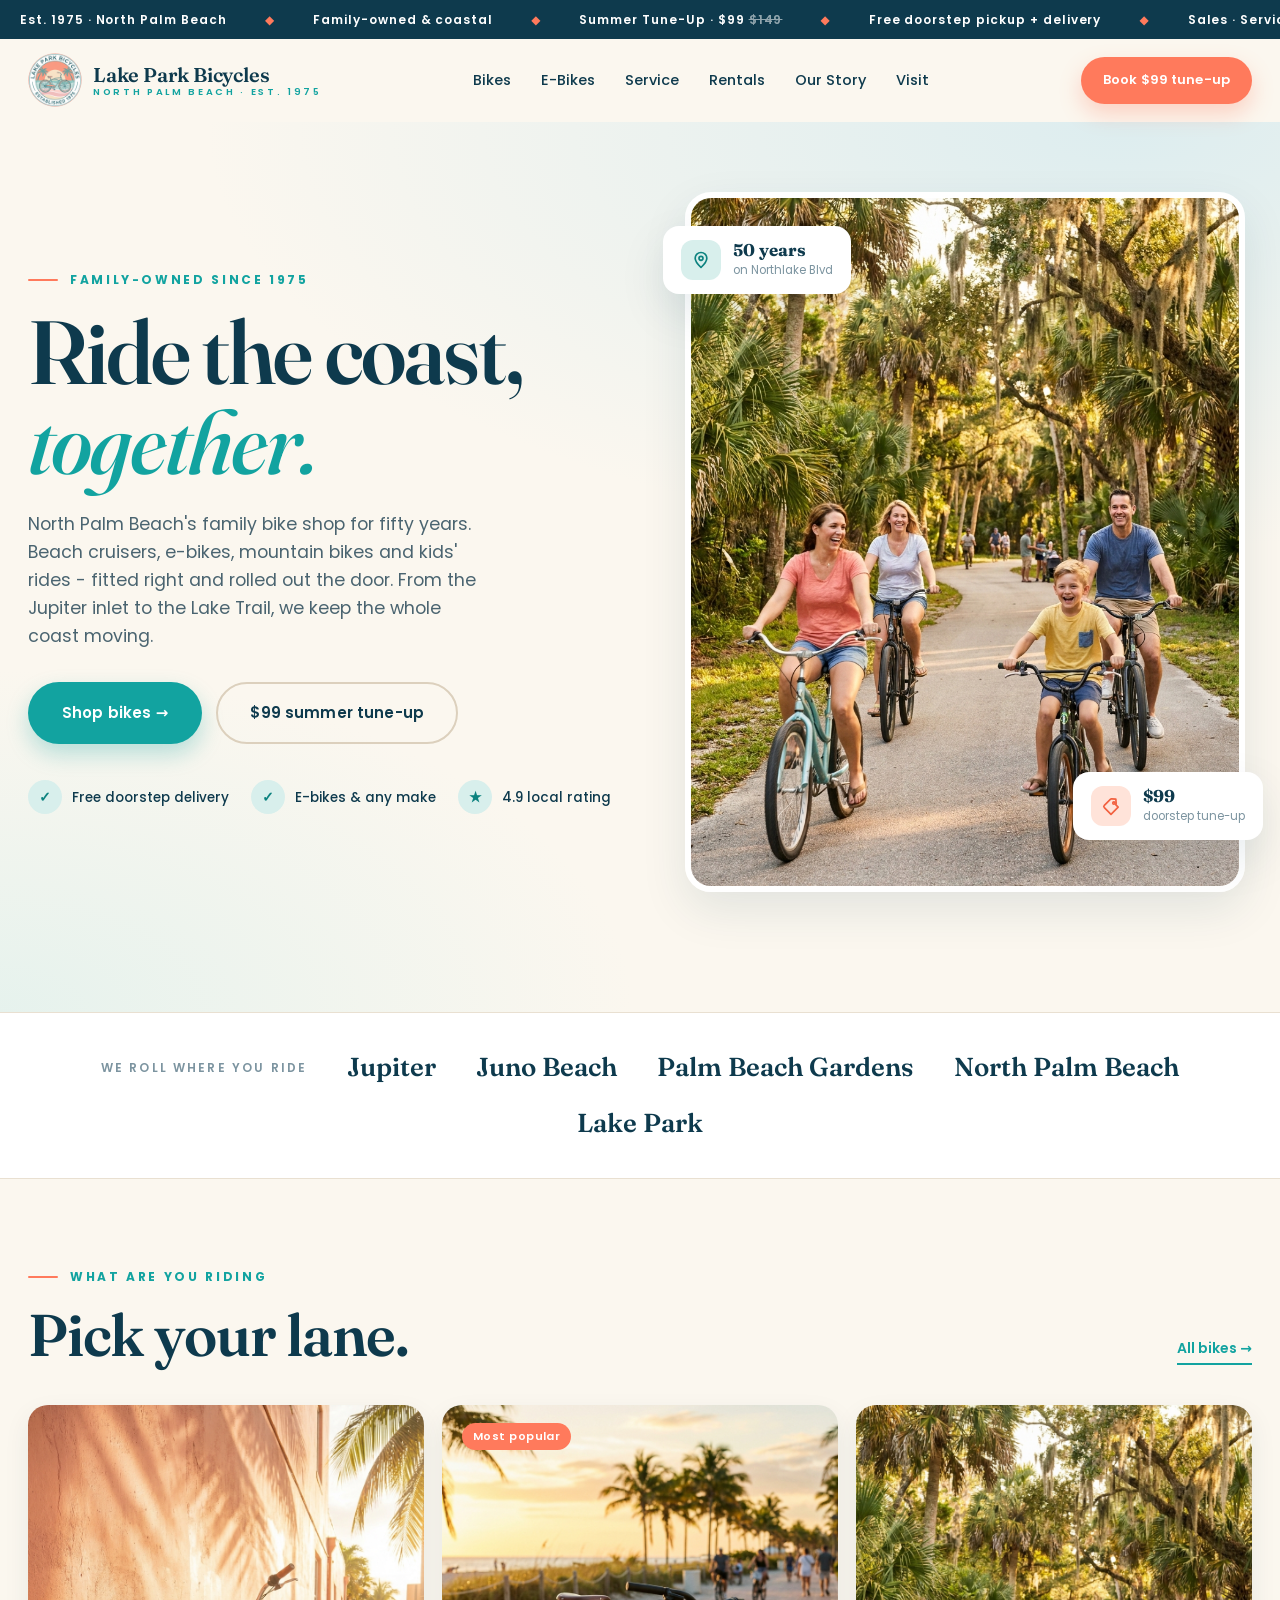
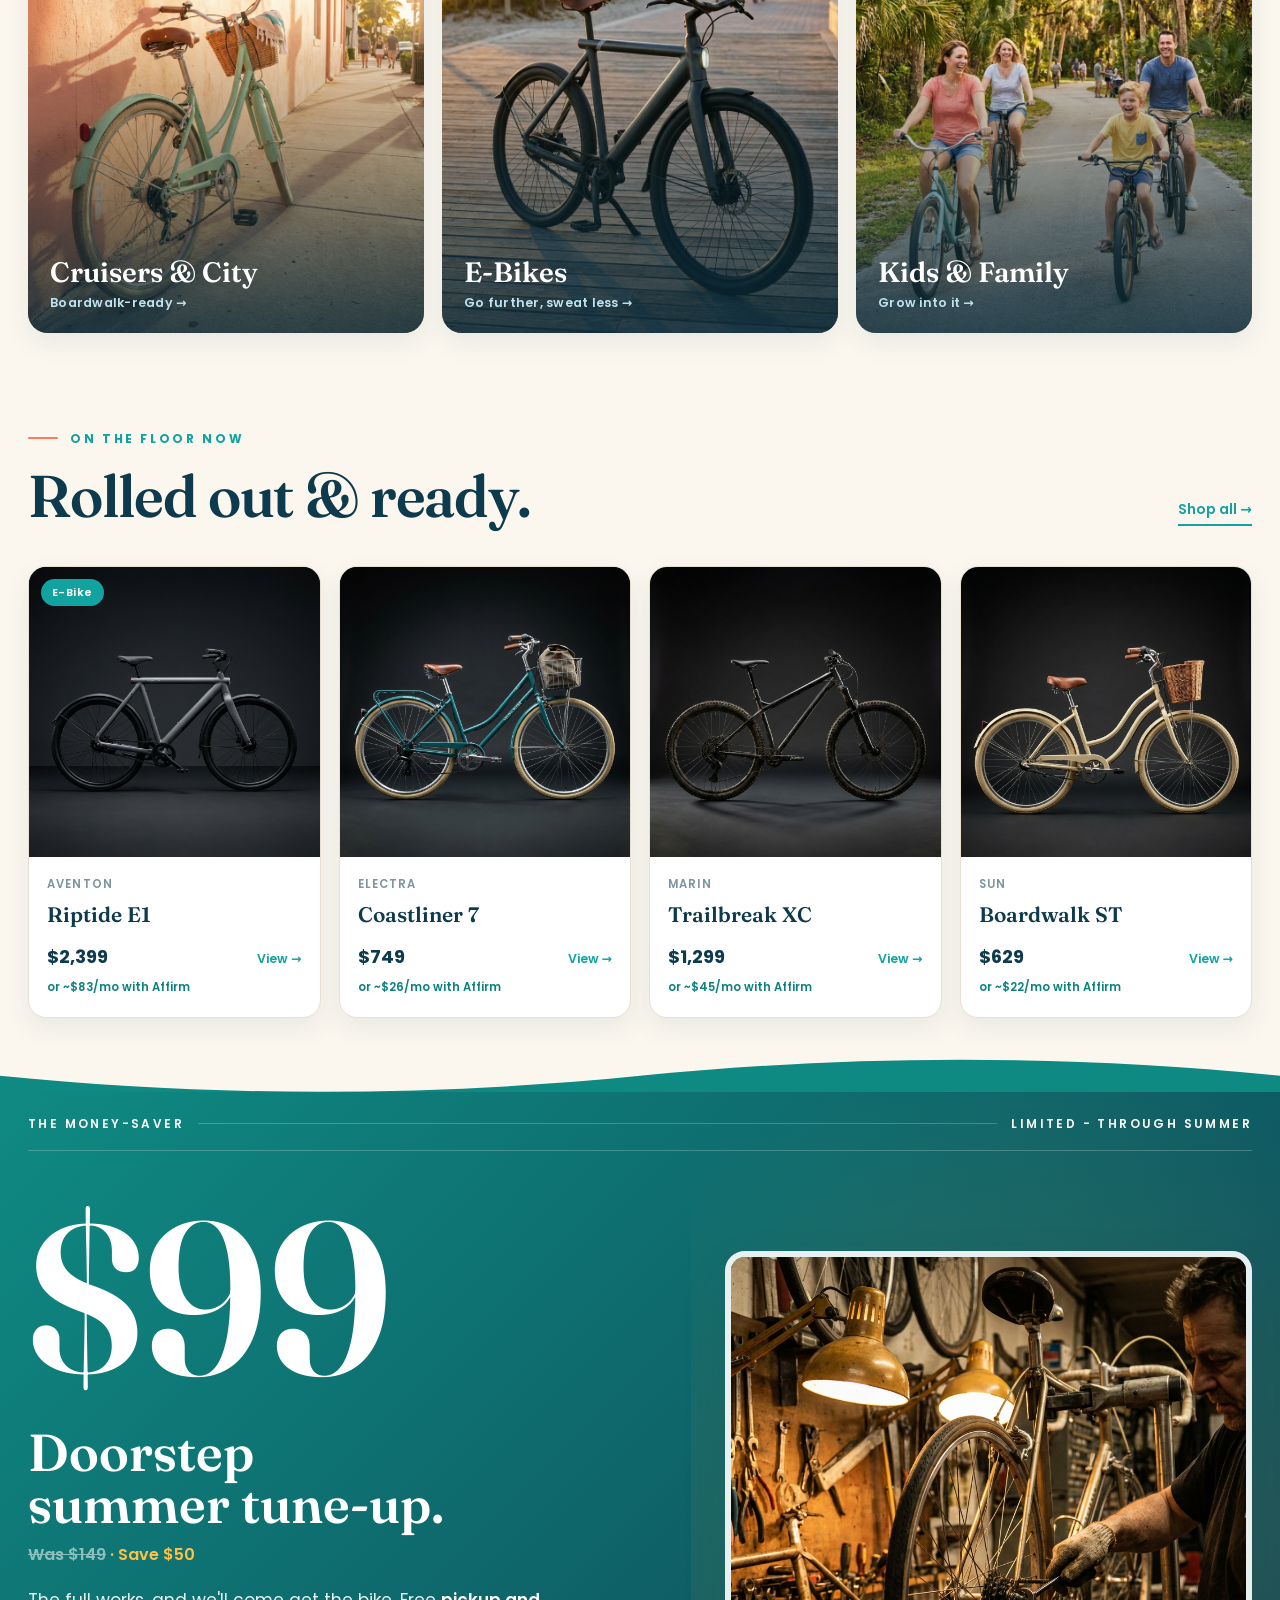
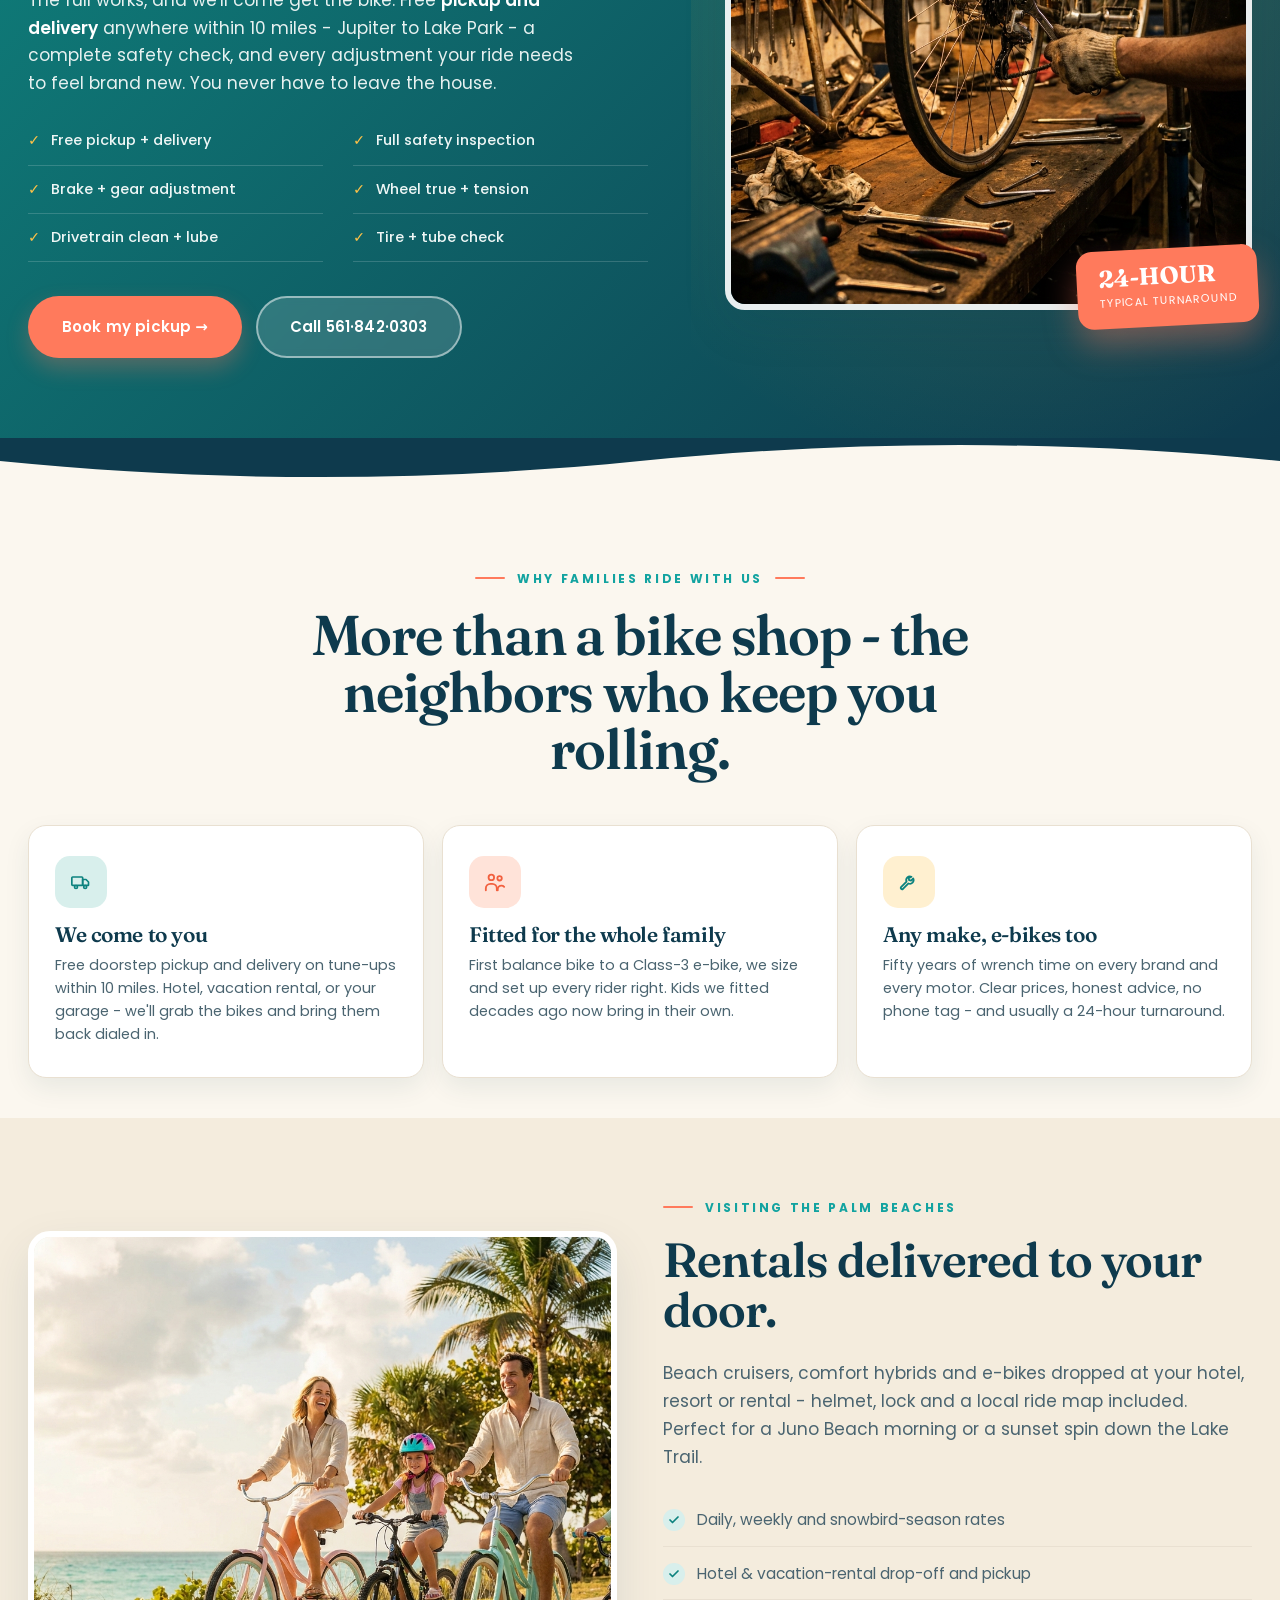
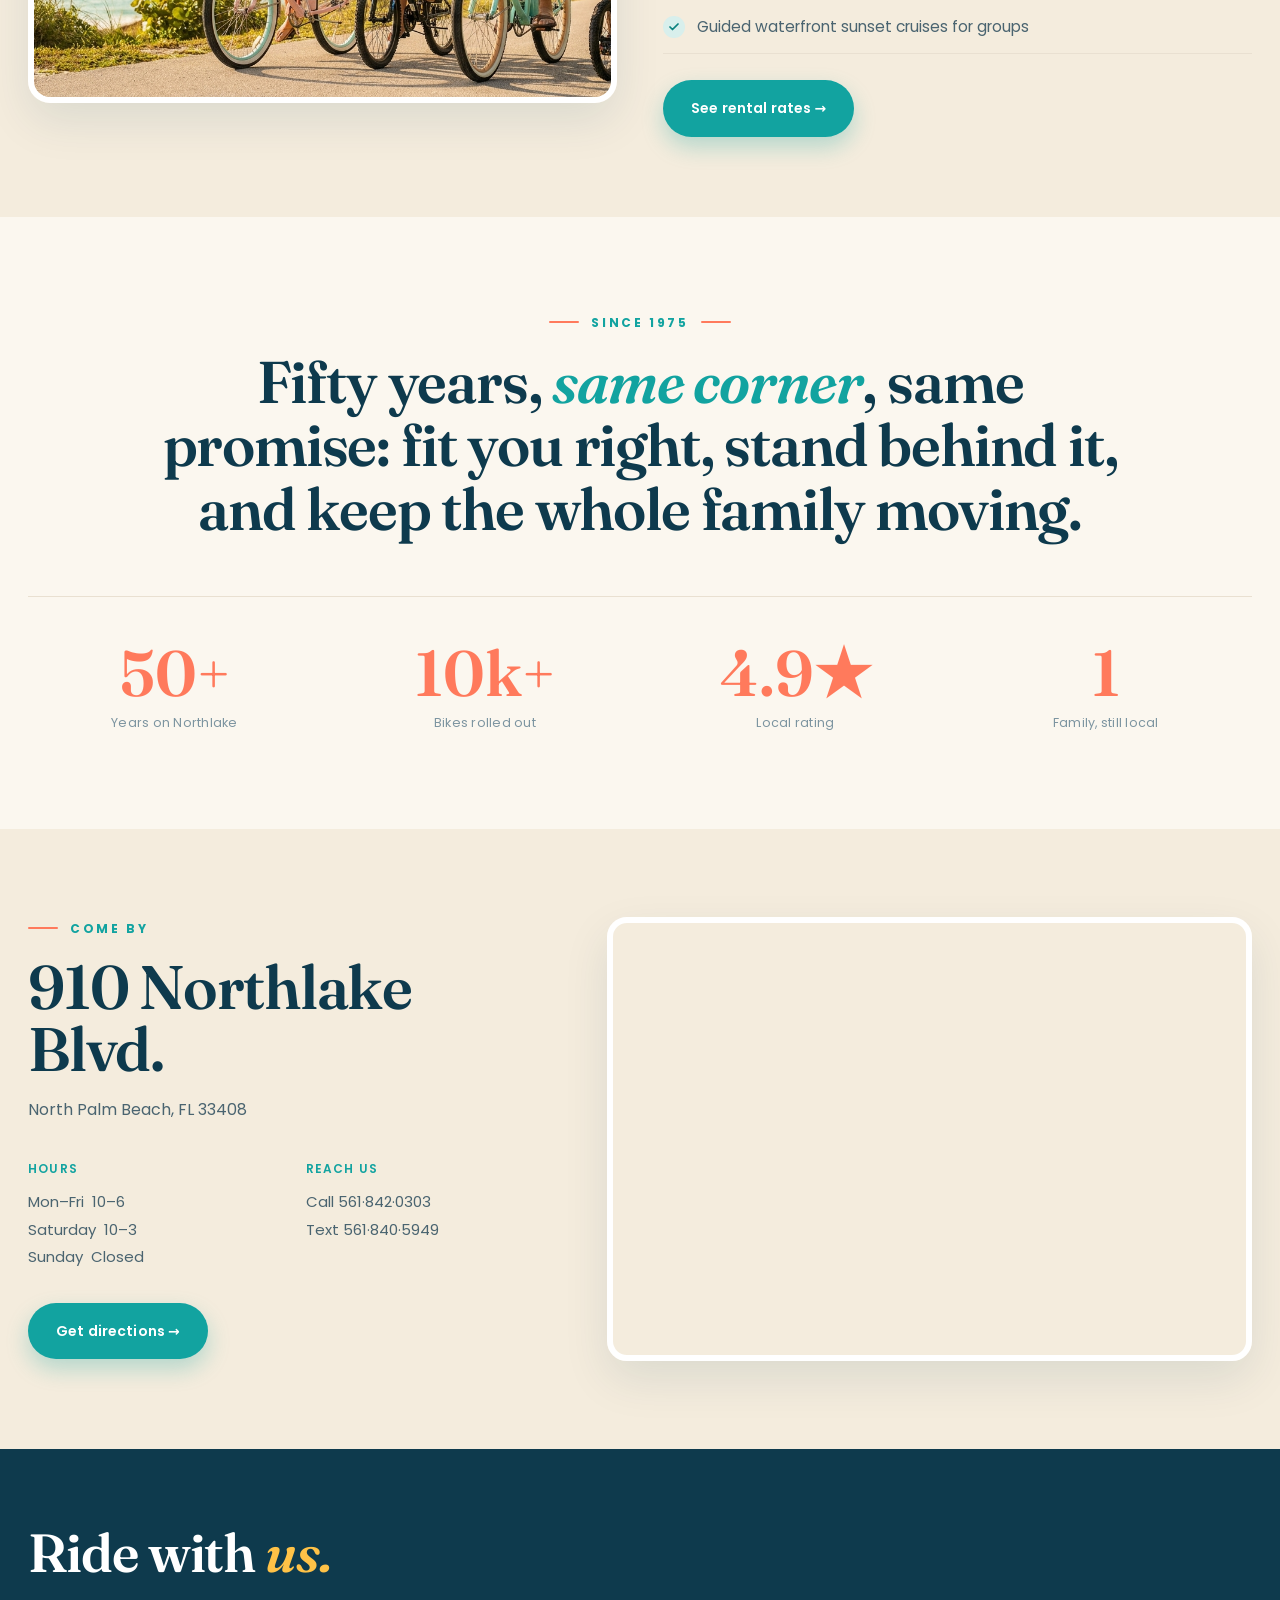
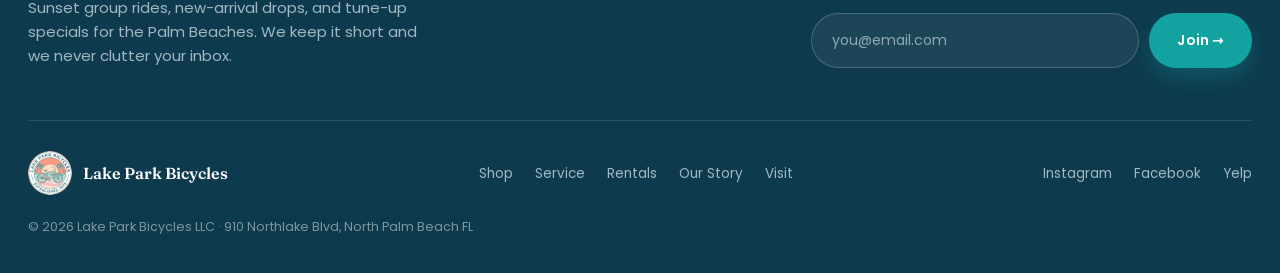
<file: index.html>
<!DOCTYPE html>
<html lang="en">
<head>
<meta charset="utf-8">
<meta name="viewport" content="width=device-width, initial-scale=1">
<title>Lake Park Bicycles - North Palm Beach's Family Bike Shop Since 1975</title>
<meta name="description" content="North Palm Beach's family-owned bike shop since 1975. Beach cruisers, e-bikes, mountain bikes, kids' bikes, expert service and our $99 doorstep summer tune-up. Serving Jupiter to Lake Park.">
<meta name="theme-color" content="#12a3a0">
<link rel="icon" type="image/png" href="assets/img/favicon.png">
<link rel="apple-touch-icon" href="assets/img/apple-touch-icon.png">
<meta property="og:title" content="Lake Park Bicycles - North Palm Beach's Family Bike Shop Since 1975">
<meta property="og:description" content="North Palm Beach's family-owned bike shop since 1975. Beach cruisers, e-bikes, mountain bikes, kids' bikes, expert service and our $99 doorstep summer tune-up. Serving Jupiter to Lake Park.">
<meta property="og:type" content="website">
<meta property="og:image" content="assets/img/cat-kids.png">
<link rel="preconnect" href="https://fonts.googleapis.com"><link rel="preconnect" href="https://fonts.gstatic.com" crossorigin><link href="https://fonts.googleapis.com/css2?family=Fraunces:ital,opsz,wght@0,9..144,400;0,9..144,500;0,9..144,600;0,9..144,700;1,9..144,500;1,9..144,600&family=Poppins:wght@400;500;600;700&display=swap" rel="stylesheet">
<link rel="stylesheet" href="assets/styles.css?v=9">
</head>
<body>
<div class="ticker"><div class="ticker-track"><span class="grp"><span>Est. 1975 &middot; North Palm Beach</span><span class="dot">&#9670;</span><span>Family-owned &amp; coastal</span><span class="dot">&#9670;</span><span>Summer Tune-Up &middot; $99 <s>$149</s></span><span class="dot">&#9670;</span><span>Free doorstep pickup + delivery</span><span class="dot">&#9670;</span><span>Sales &middot; Service &middot; Rentals</span><span class="dot">&#9670;</span></span><span class="grp" aria-hidden="true"><span>Est. 1975 &middot; North Palm Beach</span><span class="dot">&#9670;</span><span>Family-owned &amp; coastal</span><span class="dot">&#9670;</span><span>Summer Tune-Up &middot; $99 <s>$149</s></span><span class="dot">&#9670;</span><span>Free doorstep pickup + delivery</span><span class="dot">&#9670;</span><span>Sales &middot; Service &middot; Rentals</span><span class="dot">&#9670;</span></span></div></div>
<header class="site"><div class="headbar">
    <a href="index.html" class="brand" aria-label="Lake Park Bicycles home"><img src="assets/img/logo-badge.png" alt="Lake Park Bicycles - Established 1975" width="54" height="54" style="border-radius:50%;flex:0 0 auto">
      <span class="word">Lake Park Bicycles<small>North Palm Beach &middot; Est. 1975</small></span>
    </a>
    <nav class="main" id="mainnav"><a href="shop.html">Bikes</a><a href="shop.html#ebikes">E-Bikes</a><a href="service.html">Service</a><a href="rentals.html">Rentals</a><a href="about.html">Our Story</a><a href="contact.html">Visit</a></nav>
    <a href="service.html" class="btn btn-coral" style="padding:11px 20px;font-size:13px">Book $99 tune-up</a>
    <button class="menu-btn" id="menuBtn" aria-label="Menu"><span></span><span></span><span></span></button>
  </div></header>


<section class="hero">
  <div class="hero-grid">
    <div>
      <div class="eyebrow" data-reveal><span>Family-owned since 1975</span></div>
      <h1 data-reveal>Ride the coast,<br><em>together.</em></h1>
      <p class="lead" data-reveal>North Palm Beach's family bike shop for fifty years. Beach cruisers, e-bikes, mountain bikes and kids' rides - fitted right and rolled out the door. From the Jupiter inlet to the Lake Trail, we keep the whole coast moving.</p>
      <div class="acts" data-reveal>
        <a href="shop.html" class="btn btn-teal btn-lg">Shop bikes &rarr;</a>
        <a href="service.html" class="btn btn-outline btn-lg">$99 summer tune-up</a>
      </div>
      <div class="hero-badges" data-reveal>
        <div class="hb"><b>&#10003;</b> Free doorstep delivery</div>
        <div class="hb"><b>&#10003;</b> E-bikes &amp; any make</div>
        <div class="hb"><b>&#9733;</b> 4.9 local rating</div>
      </div>
    </div>
    <div class="hero-media" data-reveal>
      <div class="photo"><img src="assets/img/cat-kids.png" alt="A family riding bikes together on a palm-lined coastal trail"></div>
      <div class="float-card fc-1"><div class="ic teal"><svg width="20" height="20" viewBox="0 0 24 24" fill="none" stroke="#0c827f" stroke-width="2" stroke-linecap="round" stroke-linejoin="round"><path d="M12 21s7-6.4 7-11a7 7 0 0 0-14 0c0 4.6 7 11 7 11z"/><circle cx="12" cy="10" r="2.4"/></svg></div><div><div class="t">50 years</div><div class="s">on Northlake Blvd</div></div></div>
      <div class="float-card fc-2"><div class="ic coral"><svg width="20" height="20" viewBox="0 0 24 24" fill="none" stroke="#f2603f" stroke-width="2" stroke-linecap="round" stroke-linejoin="round"><path d="M20.6 13.4 12 22l-8-8a2 2 0 0 1 0-2.8l7.2-7.2a2 2 0 0 1 1.6-.6l5 .4.4 5a2 2 0 0 1-.6 1.6z"/><circle cx="15.5" cy="8.5" r="1.4"/></svg></div><div><div class="t">$99</div><div class="s">doorstep tune-up</div></div></div>
    </div>
  </div>
</section>

<section class="towns"><div class="in">
  <span class="lbl">We roll where you ride</span>
  <span class="town">Jupiter</span><span class="town">Juno&nbsp;Beach</span><span class="town">Palm&nbsp;Beach&nbsp;Gardens</span><span class="town">North&nbsp;Palm&nbsp;Beach</span><span class="town">Lake&nbsp;Park</span>
</div></section>

<section class="section" style="padding-top:88px">
  <div class="head-row" data-reveal>
    <div><div class="eyebrow"><span>What are you riding</span></div><h2>Pick your lane.</h2></div>
    <a href="shop.html" class="link-teal">All bikes &rarr;</a>
  </div>
  <div class="tiles">
    <a href="shop.html" class="tile" data-reveal><img src="assets/img/cat-city.png" alt="Beach cruisers and city bikes"><div class="scrim"></div>
      <div class="lab"><div class="name">Cruisers &amp; City</div><div class="go">Boardwalk-ready &rarr;</div></div></a>
    <a href="shop.html#ebikes" class="tile" data-reveal><img src="assets/img/cat-ebike.png" alt="Electric bikes"><div class="scrim"></div><span class="chip">Most popular</span>
      <div class="lab"><div class="name">E-Bikes</div><div class="go">Go further, sweat less &rarr;</div></div></a>
    <a href="shop.html" class="tile" data-reveal><img src="assets/img/cat-kids.png" alt="Kids and family bikes"><div class="scrim"></div>
      <div class="lab"><div class="name">Kids &amp; Family</div><div class="go">Grow into it &rarr;</div></div></a>
  </div>
</section>

<section class="section" style="padding-top:56px">
  <div class="head-row" data-reveal><div><div class="eyebrow"><span>On the floor now</span></div><h2>Rolled out &amp; ready.</h2></div><a href="shop.html" class="link-teal">Shop all &rarr;</a></div>
  <div class="pgrid">
    <a href="product.html" class="pcard" data-reveal><div class="ph"><img src="assets/img/prod-riptide.png" alt="Aventon Riptide E1"><span class="chip teal">E-Bike</span></div><div class="body"><div class="brand-lab">Aventon</div><div class="name">Riptide E1</div><div class="row"><span class="price">$2,399</span><span class="view">View &rarr;</span></div><div class="fin">or ~$83/mo with Affirm</div></div></a>
    <a href="product.html" class="pcard" data-reveal><div class="ph"><img src="assets/img/prod-coastliner.png" alt="Electra Coastliner 7"></div><div class="body"><div class="brand-lab">Electra</div><div class="name">Coastliner 7</div><div class="row"><span class="price">$749</span><span class="view">View &rarr;</span></div><div class="fin">or ~$26/mo with Affirm</div></div></a>
    <a href="product.html" class="pcard" data-reveal><div class="ph"><img src="assets/img/prod-trailbreak.png" alt="Marin Trailbreak XC"></div><div class="body"><div class="brand-lab">Marin</div><div class="name">Trailbreak XC</div><div class="row"><span class="price">$1,299</span><span class="view">View &rarr;</span></div><div class="fin">or ~$45/mo with Affirm</div></div></a>
    <a href="product.html" class="pcard" data-reveal><div class="ph"><img src="assets/img/prod-boardwalk.png" alt="Sun Boardwalk ST"></div><div class="body"><div class="brand-lab">Sun</div><div class="name">Boardwalk ST</div><div class="row"><span class="price">$629</span><span class="view">View &rarr;</span></div><div class="fin">or ~$22/mo with Affirm</div></div></a>
  </div>
</section>

<svg class="wave" viewBox="0 0 1440 46" preserveAspectRatio="none" aria-hidden="true"><path fill="#0f8a82" d="M0,46 L0,20 C240,44 480,44 720,20 C960,-4 1200,-4 1440,20 L1440,46 Z"/></svg><section class="service" id="service">
  <div class="service-top"><div class="row"><span>The money-saver</span><span class="fill"></span><span>Limited - through summer</span></div></div>
  <div class="service-grid">
    <div data-reveal>
      <div class="big99"><div class="num">$99</div><div class="lab"><div class="t">Doorstep<br>summer tune-up.</div><div class="save"><s>Was $149</s> &middot; Save $50</div></div></div>
      <p>The full works, and we'll come get the bike. Free <strong>pickup and delivery</strong> anywhere within 10 miles - Jupiter to Lake Park - a complete safety check, and every adjustment your ride needs to feel brand new. You never have to leave the house.</p>
      <div class="checks">
        <div class="c"><b>&#10003;</b> Free pickup + delivery</div><div class="c"><b>&#10003;</b> Full safety inspection</div>
        <div class="c"><b>&#10003;</b> Brake + gear adjustment</div><div class="c"><b>&#10003;</b> Wheel true + tension</div>
        <div class="c"><b>&#10003;</b> Drivetrain clean + lube</div><div class="c"><b>&#10003;</b> Tire + tube check</div>
      </div>
      <div class="acts"><a href="contact.html" class="btn btn-coral btn-lg">Book my pickup &rarr;</a><a href="tel:+15618420303" class="btn btn-ghost-light btn-lg">Call 561&middot;842&middot;0303</a></div>
    </div>
    <div class="service-photo" data-reveal>
      <div class="frame"><img src="assets/img/service-mechanic.png" alt="Mechanic tuning a bike in the shop"></div>
      <div class="badge"><div class="b">24-HOUR</div><div class="s">Typical turnaround</div></div>
    </div>
  </div>
</section><svg class="wave flip" viewBox="0 0 1440 46" preserveAspectRatio="none" aria-hidden="true"><path fill="#0e3a4d" d="M0,46 L0,20 C240,44 480,44 720,20 C960,-4 1200,-4 1440,20 L1440,46 Z"/></svg>

<section class="section" style="padding-top:96px">
  <div class="eyebrow center" data-reveal style="justify-content:center"><span>Why families ride with us</span></div>
  <h2 class="h2" data-reveal style="text-align:center;max-width:760px;margin:0 auto 48px">More than a bike shop - the neighbors who keep you rolling.</h2>
  <div class="valgrid">
    <div class="valcard" data-reveal><div class="ic"><svg width="20" height="20" viewBox="0 0 24 24" fill="none" stroke="#0c827f" stroke-width="2" stroke-linecap="round" stroke-linejoin="round"><rect x="1" y="6" width="13" height="10" rx="1"/><path d="M14 9h4l3 3v4h-7z"/><circle cx="6" cy="18" r="1.8"/><circle cx="17" cy="18" r="1.8"/></svg></div><h3>We come to you</h3><p>Free doorstep pickup and delivery on tune-ups within 10 miles. Hotel, vacation rental, or your garage - we'll grab the bikes and bring them back dialed in.</p></div>
    <div class="valcard" data-reveal><div class="ic coral"><svg width="22" height="22" viewBox="0 0 24 24" fill="none" stroke="#f2603f" stroke-width="2" stroke-linecap="round" stroke-linejoin="round"><circle cx="8" cy="7" r="3"/><circle cx="17" cy="8" r="2.4"/><path d="M2 21v-2a5 5 0 0 1 5-5h2a5 5 0 0 1 5 5v2"/><path d="M15 21v-1a4 4 0 0 1 4-4h0a4 4 0 0 1 3 1.3"/></svg></div><h3>Fitted for the whole family</h3><p>First balance bike to a Class-3 e-bike, we size and set up every rider right. Kids we fitted decades ago now bring in their own.</p></div>
    <div class="valcard" data-reveal><div class="ic sun"><svg width="22" height="22" viewBox="0 0 24 24" fill="none" stroke="#0c827f" stroke-width="2" stroke-linecap="round" stroke-linejoin="round"><path d="M14.7 6.3a4 4 0 0 0-5.4 5.2l-6 6a1.5 1.5 0 0 0 2.1 2.1l6-6a4 4 0 0 0 5.2-5.4l-2.3 2.3-2.1-.5-.5-2.1z"/></svg></div><h3>Any make, e-bikes too</h3><p>Fifty years of wrench time on every brand and every motor. Clear prices, honest advice, no phone tag - and usually a 24-hour turnaround.</p></div>
  </div>
</section>

<section class="sec-tint">
  <div class="split section" style="padding-top:80px;padding-bottom:80px">
    <div class="mediaframe" data-reveal><img src="assets/img/rentals-hero.png" alt="A family on beach cruisers riding the coast at sunset"></div>
    <div data-reveal>
      <div class="eyebrow"><span>Visiting the Palm Beaches</span></div>
      <h2 class="sub-h">Rentals delivered to your door.</h2>
      <p class="lead-c">Beach cruisers, comfort hybrids and e-bikes dropped at your hotel, resort or rental - helmet, lock and a local ride map included. Perfect for a Juno Beach morning or a sunset spin down the Lake Trail.</p>
      <ul class="feat-list">
        <li>Daily, weekly and snowbird-season rates</li>
        <li>Hotel &amp; vacation-rental drop-off and pickup</li>
        <li>Guided waterfront sunset cruises for groups</li>
      </ul>
      <a href="rentals.html" class="btn btn-teal" style="margin-top:26px">See rental rates &rarr;</a>
    </div>
  </div>
</section>

<section class="heritage">
  <div class="eyebrow center" data-reveal><span>Since 1975</span></div>
  <h2 data-reveal>Fifty years, <em>same corner</em>, same promise: fit you right, stand behind it, and keep the whole family moving.</h2>
  <div class="stats" data-reveal>
    <div class="stat"><div class="n">50+</div><div class="l">Years on Northlake</div></div>
    <div class="stat"><div class="n">10k+</div><div class="l">Bikes rolled out</div></div>
    <div class="stat"><div class="n">4.9&#9733;</div><div class="l">Local rating</div></div>
    <div class="stat"><div class="n">1</div><div class="l">Family, still local</div></div>
  </div>
</section>

<section class="visit" id="visit">
  <div class="visit-grid">
    <div data-reveal>
      <div class="eyebrow"><span>Come by</span></div>
      <h2>910 Northlake Blvd.</h2>
      <p class="addr">North Palm Beach, FL 33408</p>
      <div class="cols">
        <div><div class="hd">Hours</div><div class="bd">Mon&ndash;Fri&nbsp;&nbsp;10&ndash;6<br>Saturday&nbsp;&nbsp;10&ndash;3<br>Sunday&nbsp;&nbsp;Closed</div></div>
        <div><div class="hd">Reach us</div><div class="bd">Call 561&middot;842&middot;0303<br>Text 561&middot;840&middot;5949</div></div>
      </div>
      <a href="https://maps.google.com/?q=910+Northlake+Blvd,+North+Palm+Beach,+FL+33408" target="_blank" rel="noopener" class="btn btn-teal" style="margin-top:32px">Get directions &rarr;</a>
    </div>
    <div class="map" data-reveal>
      <iframe src="https://www.google.com/maps?q=910+Northlake+Blvd,+North+Palm+Beach,+FL+33408&output=embed" title="Map to Lake Park Bicycles, 910 Northlake Blvd" loading="lazy" referrerpolicy="no-referrer-when-downgrade"></iframe>
    </div>
  </div>
</section>
<footer class="site"><div class="foot">
    <div class="foot-top">
      <div><h2>Ride with <em>us.</em></h2>
        <p>Sunset group rides, new-arrival drops, and tune-up specials for the Palm Beaches. We keep it short and we never clutter your inbox.</p></div>
      <form data-toast="You're on the list - see you out on the coast">
        <input type="email" placeholder="you@email.com" required aria-label="Email address">
        <button class="btn btn-teal" type="submit">Join &rarr;</button>
      </form>
    </div>
    <div class="foot-bottom">
      <div class="fb-brand"><img src="assets/img/logo-badge.png" alt="" width="44" height="44" style="border-radius:50%;flex:0 0 auto"><span>Lake Park Bicycles</span></div>
      <nav><a href="shop.html">Shop</a><a href="service.html">Service</a><a href="rentals.html">Rentals</a><a href="about.html">Our Story</a><a href="contact.html">Visit</a></nav>
      <nav><a href="#">Instagram</a><a href="#">Facebook</a><a href="#">Yelp</a></nav>
      <div class="copy">&copy; <span id="yr">2026</span> Lake Park Bicycles LLC &middot; 910 Northlake Blvd, North Palm Beach FL</div>
    </div>
  </div></footer>
<script src="assets/app.js?v=1"></script>
</body>
</html>
</file>
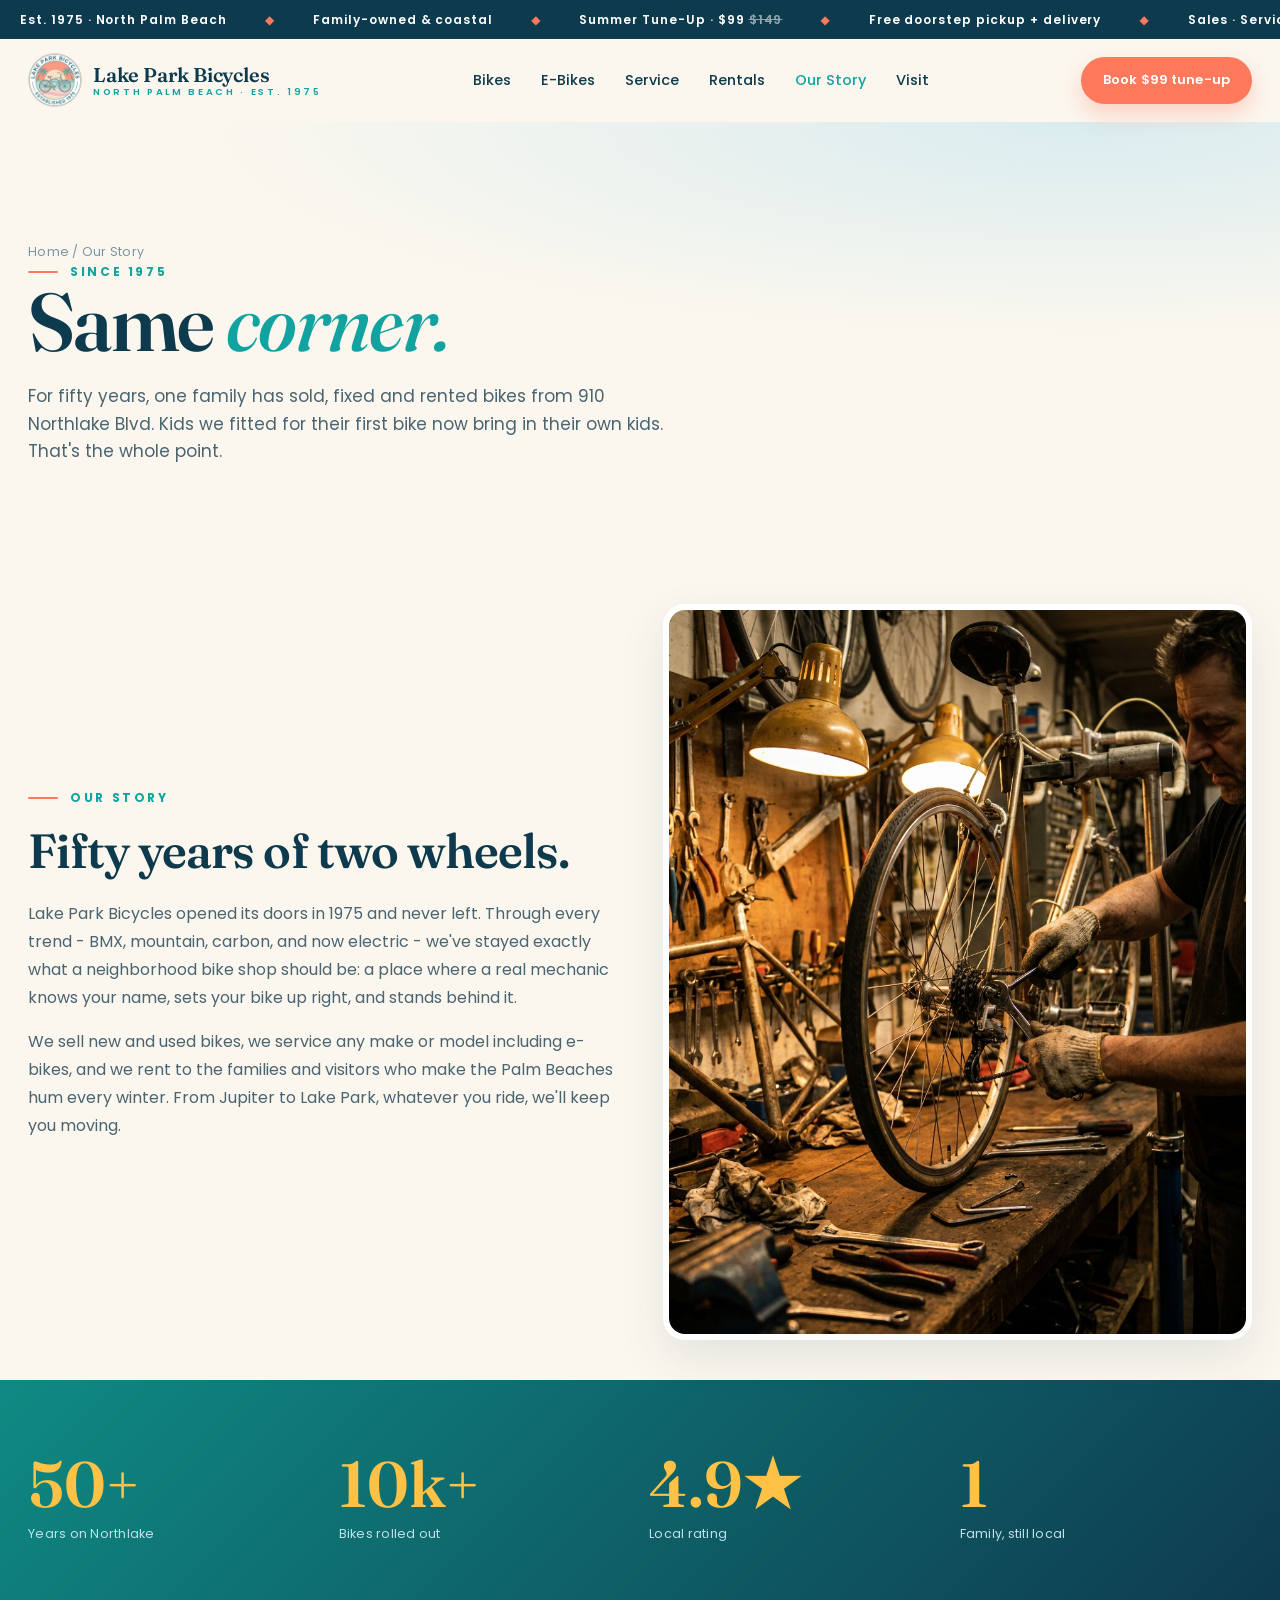
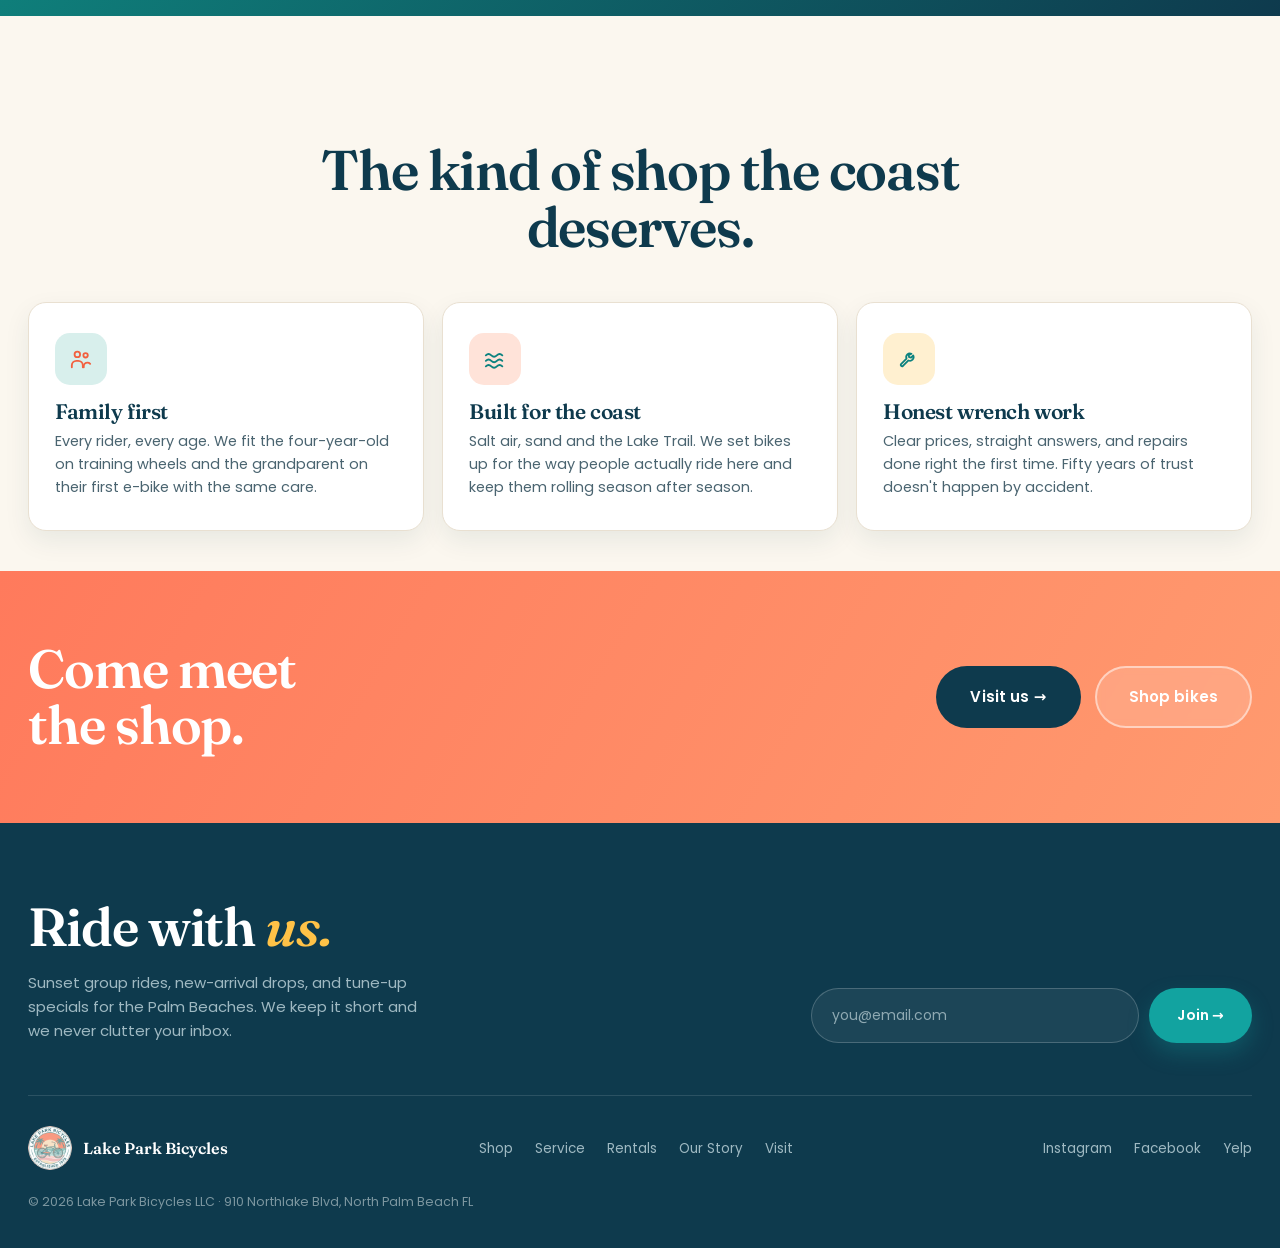
<file: about.html>
<!DOCTYPE html>
<html lang="en">
<head>
<meta charset="utf-8">
<meta name="viewport" content="width=device-width, initial-scale=1">
<title>Our Story - Lake Park Bicycles</title>
<meta name="description" content="Family-owned and on the same North Palm Beach corner since 1975. Sales, service, and rentals for every kind of rider across the Palm Beaches.">
<meta name="theme-color" content="#12a3a0">
<link rel="icon" type="image/png" href="assets/img/favicon.png">
<link rel="apple-touch-icon" href="assets/img/apple-touch-icon.png">
<meta property="og:title" content="Our Story - Lake Park Bicycles">
<meta property="og:description" content="Family-owned and on the same North Palm Beach corner since 1975. Sales, service, and rentals for every kind of rider across the Palm Beaches.">
<meta property="og:type" content="website">
<meta property="og:image" content="assets/img/service-mechanic.png">
<link rel="preconnect" href="https://fonts.googleapis.com"><link rel="preconnect" href="https://fonts.gstatic.com" crossorigin><link href="https://fonts.googleapis.com/css2?family=Fraunces:ital,opsz,wght@0,9..144,400;0,9..144,500;0,9..144,600;0,9..144,700;1,9..144,500;1,9..144,600&family=Poppins:wght@400;500;600;700&display=swap" rel="stylesheet">
<link rel="stylesheet" href="assets/styles.css?v=9">
</head>
<body>
<div class="ticker"><div class="ticker-track"><span class="grp"><span>Est. 1975 &middot; North Palm Beach</span><span class="dot">&#9670;</span><span>Family-owned &amp; coastal</span><span class="dot">&#9670;</span><span>Summer Tune-Up &middot; $99 <s>$149</s></span><span class="dot">&#9670;</span><span>Free doorstep pickup + delivery</span><span class="dot">&#9670;</span><span>Sales &middot; Service &middot; Rentals</span><span class="dot">&#9670;</span></span><span class="grp" aria-hidden="true"><span>Est. 1975 &middot; North Palm Beach</span><span class="dot">&#9670;</span><span>Family-owned &amp; coastal</span><span class="dot">&#9670;</span><span>Summer Tune-Up &middot; $99 <s>$149</s></span><span class="dot">&#9670;</span><span>Free doorstep pickup + delivery</span><span class="dot">&#9670;</span><span>Sales &middot; Service &middot; Rentals</span><span class="dot">&#9670;</span></span></div></div>
<header class="site"><div class="headbar">
    <a href="index.html" class="brand" aria-label="Lake Park Bicycles home"><img src="assets/img/logo-badge.png" alt="Lake Park Bicycles - Established 1975" width="54" height="54" style="border-radius:50%;flex:0 0 auto">
      <span class="word">Lake Park Bicycles<small>North Palm Beach &middot; Est. 1975</small></span>
    </a>
    <nav class="main" id="mainnav"><a href="shop.html">Bikes</a><a href="shop.html#ebikes">E-Bikes</a><a href="service.html">Service</a><a href="rentals.html">Rentals</a><a href="about.html" class="active">Our Story</a><a href="contact.html">Visit</a></nav>
    <a href="service.html" class="btn btn-coral" style="padding:11px 20px;font-size:13px">Book $99 tune-up</a>
    <button class="menu-btn" id="menuBtn" aria-label="Menu"><span></span><span></span><span></span></button>
  </div></header>


<section class="page-hero"><div class="in">
  <div class="crumb" data-reveal><a href="index.html">Home</a> / Our Story</div>
  <div class="eyebrow" data-reveal><span>Since 1975</span></div>
  <h1 data-reveal>Same <em>corner.</em></h1>
  <p class="lead" data-reveal>For fifty years, one family has sold, fixed and rented bikes from 910 Northlake Blvd. Kids we fitted for their first bike now bring in their own kids. That's the whole point.</p>
</div></section>

<section class="section" style="padding-top:68px">
  <div class="split">
    <div data-reveal>
      <div class="eyebrow"><span>Our story</span></div>
      <h2 class="sub-h">Fifty years of two wheels.</h2>
      <p style="color:var(--slate);font-size:16px;line-height:1.75">Lake Park Bicycles opened its doors in 1975 and never left. Through every trend - BMX, mountain, carbon, and now electric - we've stayed exactly what a neighborhood bike shop should be: a place where a real mechanic knows your name, sets your bike up right, and stands behind it.</p>
      <p style="color:var(--slate);font-size:16px;line-height:1.75;margin-top:16px">We sell new and used bikes, we service any make or model including e-bikes, and we rent to the families and visitors who make the Palm Beaches hum every winter. From Jupiter to Lake Park, whatever you ride, we'll keep you moving.</p>
    </div>
    <div data-reveal><div class="mediaframe" style="aspect-ratio:4/5"><img src="assets/img/service-mechanic.png" alt="Inside the Lake Park Bicycles service shop"></div></div>
  </div>
</section>

<section class="sec-teal"><div class="section" style="padding:72px 28px">
  <div class="stats" style="border-top:0;margin-top:0;padding-top:0">
    <div class="stat" data-reveal><div class="n" style="color:#ffc247">50+</div><div class="l" style="color:#bfe3ef">Years on Northlake</div></div>
    <div class="stat" data-reveal><div class="n" style="color:#ffc247">10k+</div><div class="l" style="color:#bfe3ef">Bikes rolled out</div></div>
    <div class="stat" data-reveal><div class="n" style="color:#ffc247">4.9&#9733;</div><div class="l" style="color:#bfe3ef">Local rating</div></div>
    <div class="stat" data-reveal><div class="n" style="color:#ffc247">1</div><div class="l" style="color:#bfe3ef">Family, still local</div></div>
  </div>
</div></section>

<section class="section" style="padding-top:88px">
  <div class="eyebrow center" data-reveal style="justify-content:center"><span>What we stand for</span></div>
  <h2 class="h2" data-reveal style="text-align:center;max-width:720px;margin:0 auto 46px">The kind of shop the coast deserves.</h2>
  <div class="valgrid">
    <div class="valcard" data-reveal><div class="ic"><svg width="22" height="22" viewBox="0 0 24 24" fill="none" stroke="#f2603f" stroke-width="2" stroke-linecap="round" stroke-linejoin="round"><circle cx="8" cy="7" r="3"/><circle cx="17" cy="8" r="2.4"/><path d="M2 21v-2a5 5 0 0 1 5-5h2a5 5 0 0 1 5 5v2"/><path d="M15 21v-1a4 4 0 0 1 4-4h0a4 4 0 0 1 3 1.3"/></svg></div><h3>Family first</h3><p>Every rider, every age. We fit the four-year-old on training wheels and the grandparent on their first e-bike with the same care.</p></div>
    <div class="valcard" data-reveal><div class="ic coral"><svg width="22" height="22" viewBox="0 0 24 24" fill="none" stroke="#0c827f" stroke-width="2" stroke-linecap="round" stroke-linejoin="round"><path d="M2 8c2-2 4-2 6 0s4 2 6 0 4-2 6 0"/><path d="M2 14c2-2 4-2 6 0s4 2 6 0 4-2 6 0"/><path d="M2 20c2-2 4-2 6 0s4 2 6 0 4-2 6 0"/></svg></div><h3>Built for the coast</h3><p>Salt air, sand and the Lake Trail. We set bikes up for the way people actually ride here and keep them rolling season after season.</p></div>
    <div class="valcard" data-reveal><div class="ic sun"><svg width="22" height="22" viewBox="0 0 24 24" fill="none" stroke="#0c827f" stroke-width="2" stroke-linecap="round" stroke-linejoin="round"><path d="M14.7 6.3a4 4 0 0 0-5.4 5.2l-6 6a1.5 1.5 0 0 0 2.1 2.1l6-6a4 4 0 0 0 5.2-5.4l-2.3 2.3-2.1-.5-.5-2.1z"/></svg></div><h3>Honest wrench work</h3><p>Clear prices, straight answers, and repairs done right the first time. Fifty years of trust doesn't happen by accident.</p></div>
  </div>
</section>

<section class="cta-band"><div class="in" data-reveal>
  <h2>Come meet<br>the shop.</h2><div class="acts"><a href="contact.html" class="btn btn-navy btn-lg">Visit us &rarr;</a><a href="shop.html" class="btn btn-ghost-light btn-lg">Shop bikes</a></div></div></section>
<footer class="site"><div class="foot">
    <div class="foot-top">
      <div><h2>Ride with <em>us.</em></h2>
        <p>Sunset group rides, new-arrival drops, and tune-up specials for the Palm Beaches. We keep it short and we never clutter your inbox.</p></div>
      <form data-toast="You're on the list - see you out on the coast">
        <input type="email" placeholder="you@email.com" required aria-label="Email address">
        <button class="btn btn-teal" type="submit">Join &rarr;</button>
      </form>
    </div>
    <div class="foot-bottom">
      <div class="fb-brand"><img src="assets/img/logo-badge.png" alt="" width="44" height="44" style="border-radius:50%;flex:0 0 auto"><span>Lake Park Bicycles</span></div>
      <nav><a href="shop.html">Shop</a><a href="service.html">Service</a><a href="rentals.html">Rentals</a><a href="about.html">Our Story</a><a href="contact.html">Visit</a></nav>
      <nav><a href="#">Instagram</a><a href="#">Facebook</a><a href="#">Yelp</a></nav>
      <div class="copy">&copy; <span id="yr">2026</span> Lake Park Bicycles LLC &middot; 910 Northlake Blvd, North Palm Beach FL</div>
    </div>
  </div></footer>
<script src="assets/app.js?v=1"></script>
</body>
</html>
</file>
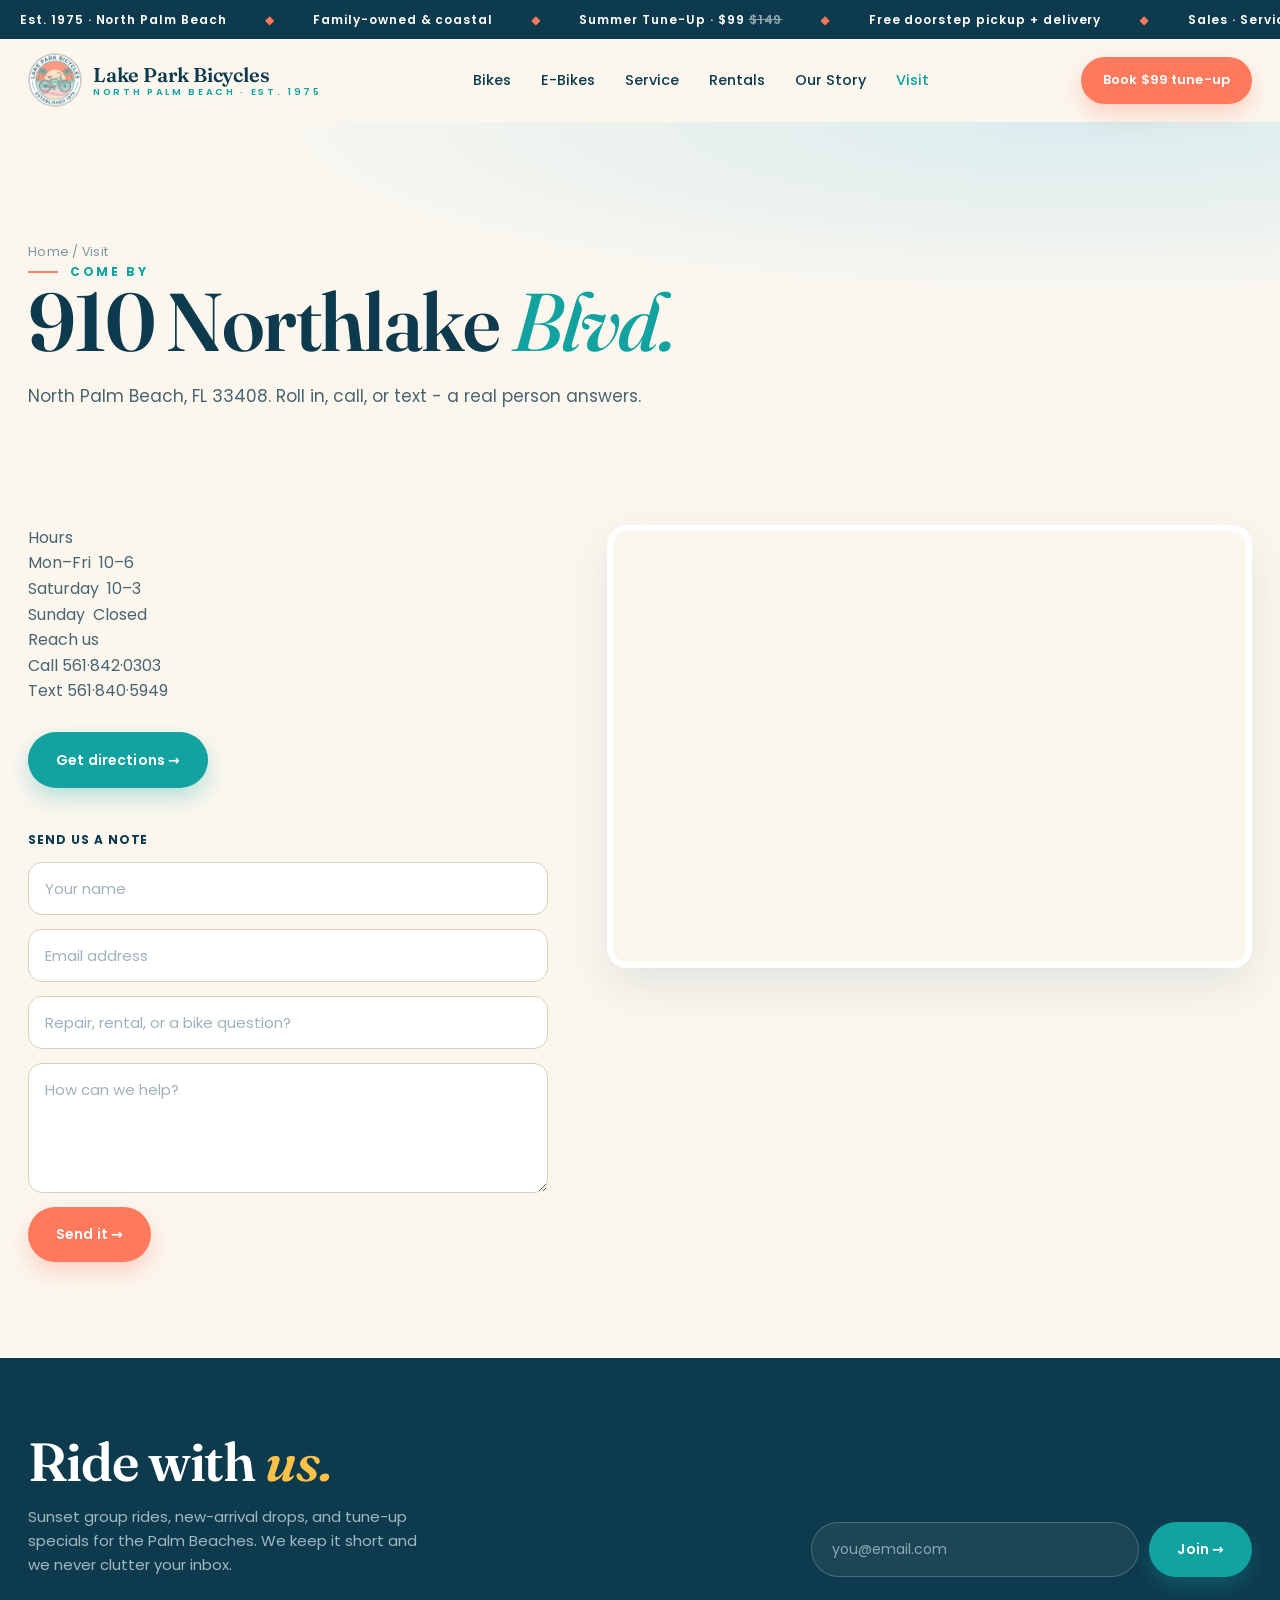
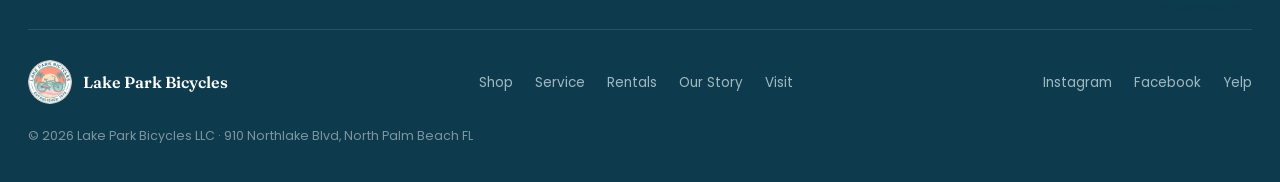
<file: contact.html>
<!DOCTYPE html>
<html lang="en">
<head>
<meta charset="utf-8">
<meta name="viewport" content="width=device-width, initial-scale=1">
<title>Visit &amp; Contact - Lake Park Bicycles</title>
<meta name="description" content="Visit Lake Park Bicycles at 910 Northlake Blvd, North Palm Beach, FL 33408. Call 561-842-0303 or text 561-840-5949. Mon-Fri 10-6, Sat 10-3.">
<meta name="theme-color" content="#12a3a0">
<link rel="icon" type="image/png" href="assets/img/favicon.png">
<link rel="apple-touch-icon" href="assets/img/apple-touch-icon.png">
<meta property="og:title" content="Visit &amp; Contact - Lake Park Bicycles">
<meta property="og:description" content="Visit Lake Park Bicycles at 910 Northlake Blvd, North Palm Beach, FL 33408. Call 561-842-0303 or text 561-840-5949. Mon-Fri 10-6, Sat 10-3.">
<meta property="og:type" content="website">
<meta property="og:image" content="assets/img/cat-city.png">
<link rel="preconnect" href="https://fonts.googleapis.com"><link rel="preconnect" href="https://fonts.gstatic.com" crossorigin><link href="https://fonts.googleapis.com/css2?family=Fraunces:ital,opsz,wght@0,9..144,400;0,9..144,500;0,9..144,600;0,9..144,700;1,9..144,500;1,9..144,600&family=Poppins:wght@400;500;600;700&display=swap" rel="stylesheet">
<link rel="stylesheet" href="assets/styles.css?v=9">
</head>
<body>
<div class="ticker"><div class="ticker-track"><span class="grp"><span>Est. 1975 &middot; North Palm Beach</span><span class="dot">&#9670;</span><span>Family-owned &amp; coastal</span><span class="dot">&#9670;</span><span>Summer Tune-Up &middot; $99 <s>$149</s></span><span class="dot">&#9670;</span><span>Free doorstep pickup + delivery</span><span class="dot">&#9670;</span><span>Sales &middot; Service &middot; Rentals</span><span class="dot">&#9670;</span></span><span class="grp" aria-hidden="true"><span>Est. 1975 &middot; North Palm Beach</span><span class="dot">&#9670;</span><span>Family-owned &amp; coastal</span><span class="dot">&#9670;</span><span>Summer Tune-Up &middot; $99 <s>$149</s></span><span class="dot">&#9670;</span><span>Free doorstep pickup + delivery</span><span class="dot">&#9670;</span><span>Sales &middot; Service &middot; Rentals</span><span class="dot">&#9670;</span></span></div></div>
<header class="site"><div class="headbar">
    <a href="index.html" class="brand" aria-label="Lake Park Bicycles home"><img src="assets/img/logo-badge.png" alt="Lake Park Bicycles - Established 1975" width="54" height="54" style="border-radius:50%;flex:0 0 auto">
      <span class="word">Lake Park Bicycles<small>North Palm Beach &middot; Est. 1975</small></span>
    </a>
    <nav class="main" id="mainnav"><a href="shop.html">Bikes</a><a href="shop.html#ebikes">E-Bikes</a><a href="service.html">Service</a><a href="rentals.html">Rentals</a><a href="about.html">Our Story</a><a href="contact.html" class="active">Visit</a></nav>
    <a href="service.html" class="btn btn-coral" style="padding:11px 20px;font-size:13px">Book $99 tune-up</a>
    <button class="menu-btn" id="menuBtn" aria-label="Menu"><span></span><span></span><span></span></button>
  </div></header>


<section class="page-hero"><div class="in">
  <div class="crumb" data-reveal><a href="index.html">Home</a> / Visit</div>
  <div class="eyebrow" data-reveal><span>Come by</span></div>
  <h1 data-reveal>910 Northlake <em>Blvd.</em></h1>
  <p class="lead" data-reveal>North Palm Beach, FL 33408. Roll in, call, or text - a real person answers.</p>
</div></section>

<section class="section" style="padding-top:44px;padding-bottom:96px">
  <div class="visit-grid" style="padding:0">
    <div data-reveal>
      <div class="cols" style="margin-top:0">
        <div><div class="hd">Hours</div><div class="bd">Mon&ndash;Fri&nbsp;&nbsp;10&ndash;6<br>Saturday&nbsp;&nbsp;10&ndash;3<br>Sunday&nbsp;&nbsp;Closed</div></div>
        <div><div class="hd">Reach us</div><div class="bd">Call 561&middot;842&middot;0303<br>Text 561&middot;840&middot;5949</div></div>
      </div>
      <a href="https://maps.google.com/?q=910+Northlake+Blvd,+North+Palm+Beach,+FL+33408" target="_blank" rel="noopener" class="btn btn-teal" style="margin-top:28px">Get directions &rarr;</a>
      <div class="opt-lab" style="margin-top:42px"><b>Send us a note</b></div>
      <form class="cform" data-toast="Thanks - we'll get right back to you">
        <input type="text" name="name" placeholder="Your name" required aria-label="Your name">
        <input type="email" name="email" placeholder="Email address" required aria-label="Email">
        <input type="text" name="topic" placeholder="Repair, rental, or a bike question?" aria-label="Topic">
        <textarea name="message" placeholder="How can we help?" aria-label="Message"></textarea>
        <button class="btn btn-coral" type="submit" style="justify-self:start">Send it &rarr;</button>
      </form>
    </div>
    <div class="map" data-reveal style="align-self:start">
      <iframe src="https://www.google.com/maps?q=910+Northlake+Blvd,+North+Palm+Beach,+FL+33408&output=embed" title="Map to Lake Park Bicycles" loading="lazy" referrerpolicy="no-referrer-when-downgrade"></iframe>
    </div>
  </div>
</section>
<footer class="site"><div class="foot">
    <div class="foot-top">
      <div><h2>Ride with <em>us.</em></h2>
        <p>Sunset group rides, new-arrival drops, and tune-up specials for the Palm Beaches. We keep it short and we never clutter your inbox.</p></div>
      <form data-toast="You're on the list - see you out on the coast">
        <input type="email" placeholder="you@email.com" required aria-label="Email address">
        <button class="btn btn-teal" type="submit">Join &rarr;</button>
      </form>
    </div>
    <div class="foot-bottom">
      <div class="fb-brand"><img src="assets/img/logo-badge.png" alt="" width="44" height="44" style="border-radius:50%;flex:0 0 auto"><span>Lake Park Bicycles</span></div>
      <nav><a href="shop.html">Shop</a><a href="service.html">Service</a><a href="rentals.html">Rentals</a><a href="about.html">Our Story</a><a href="contact.html">Visit</a></nav>
      <nav><a href="#">Instagram</a><a href="#">Facebook</a><a href="#">Yelp</a></nav>
      <div class="copy">&copy; <span id="yr">2026</span> Lake Park Bicycles LLC &middot; 910 Northlake Blvd, North Palm Beach FL</div>
    </div>
  </div></footer>
<script src="assets/app.js?v=1"></script>
</body>
</html>
</file>
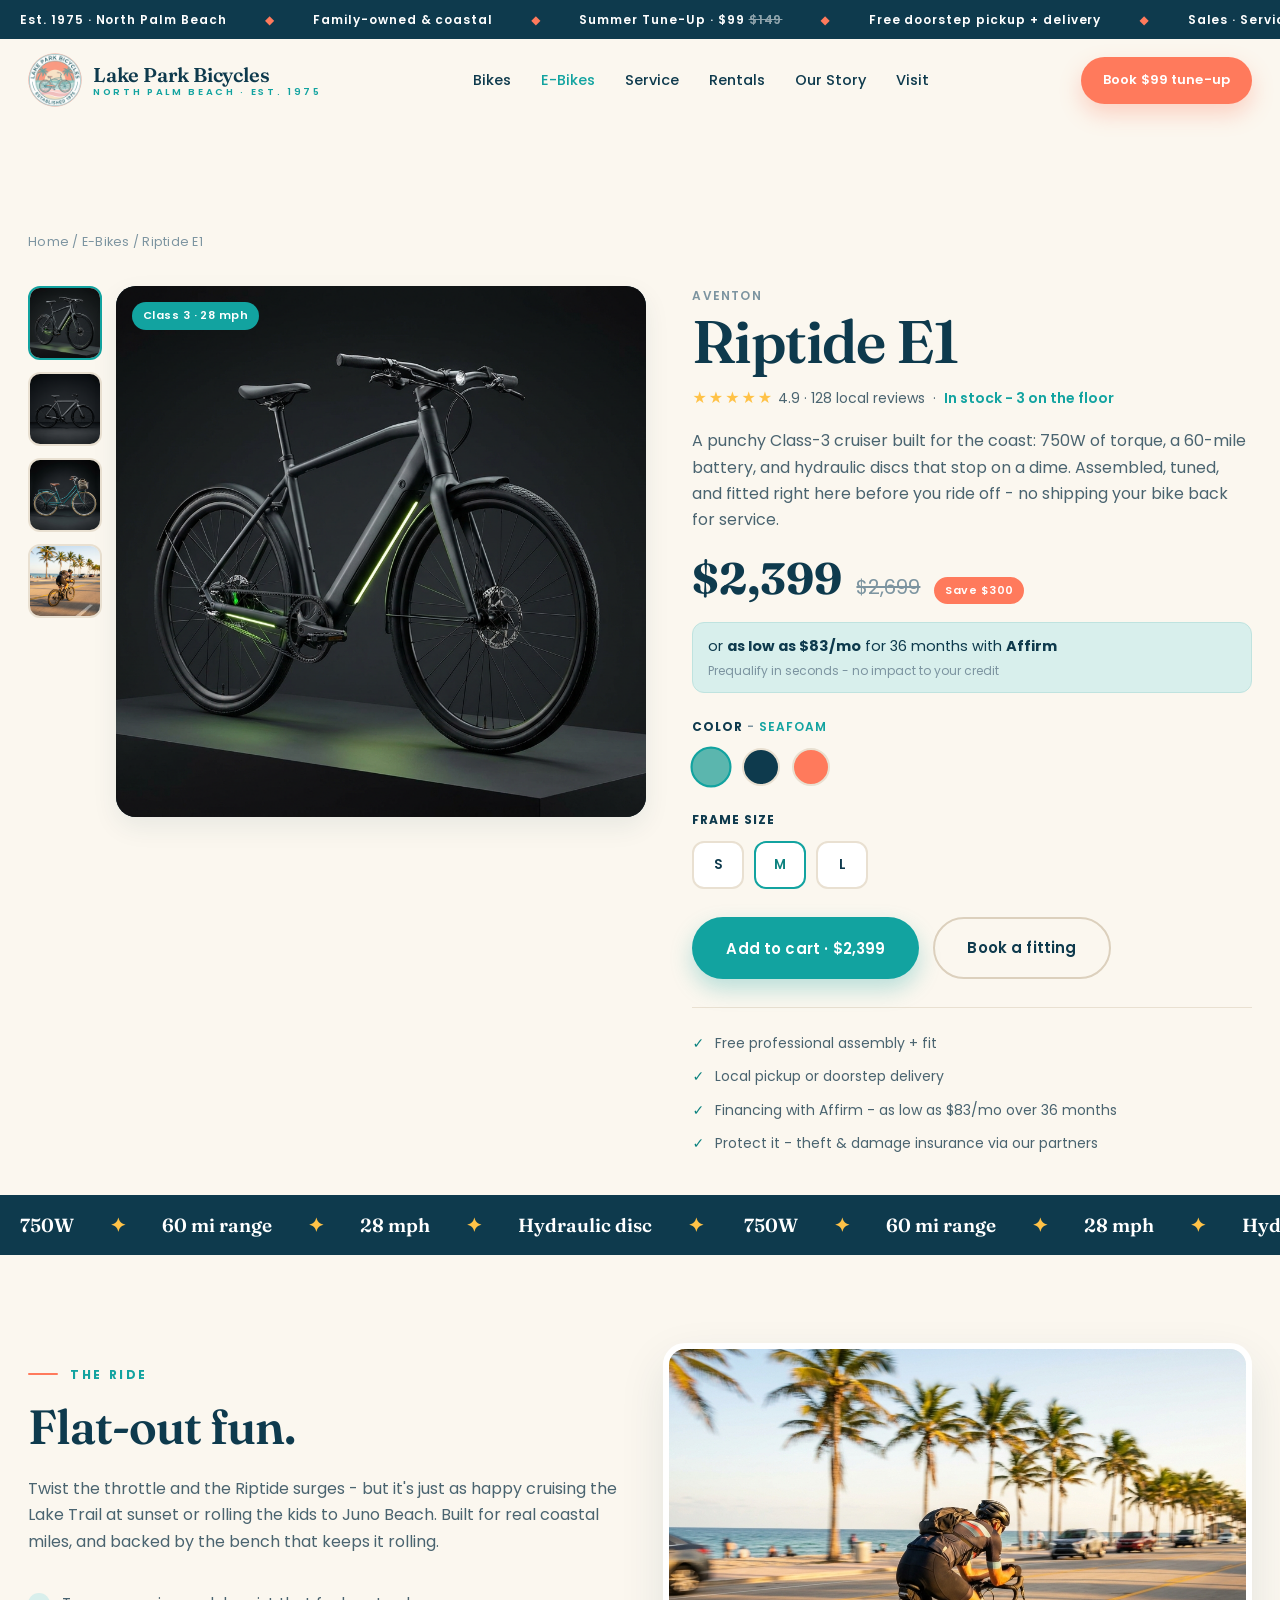
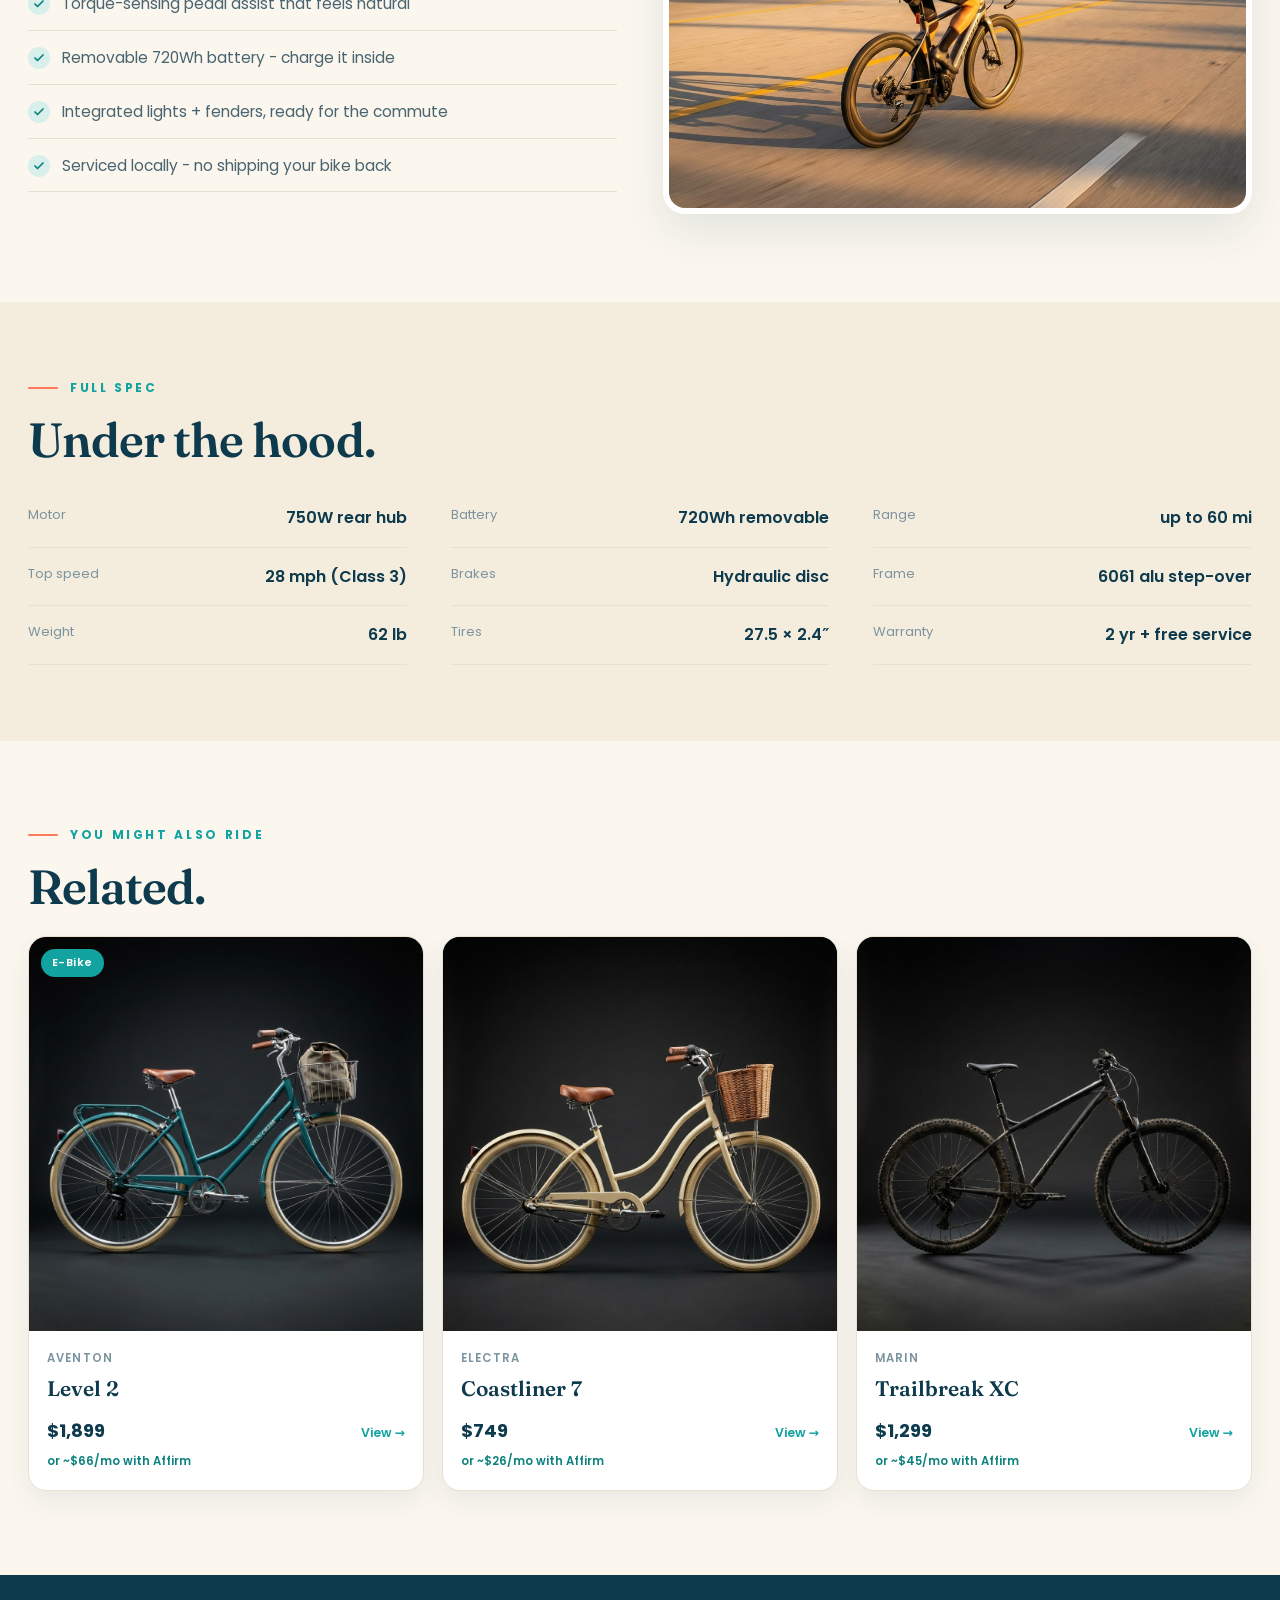
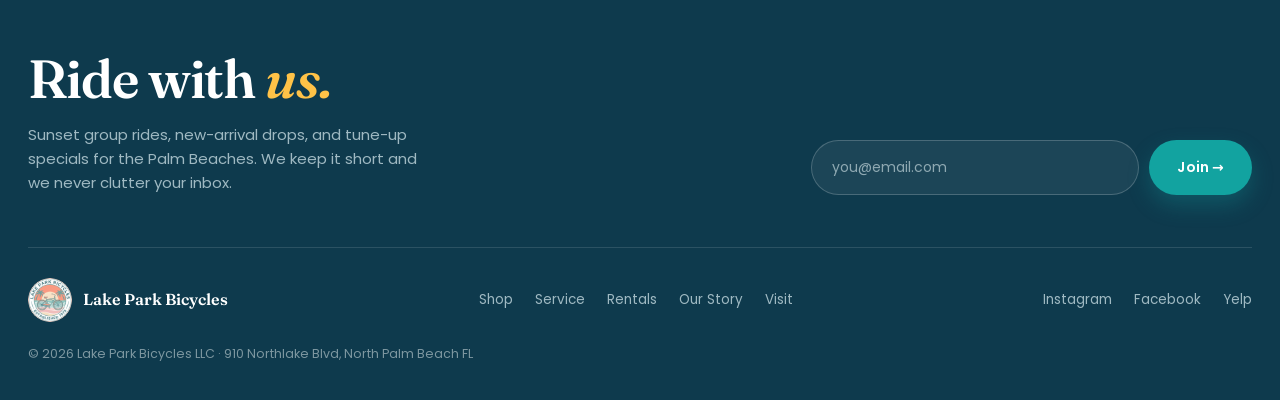
<file: product.html>
<!DOCTYPE html>
<html lang="en">
<head>
<meta charset="utf-8">
<meta name="viewport" content="width=device-width, initial-scale=1">
<title>Aventon Riptide E1 - Lake Park Bicycles</title>
<meta name="description" content="The Aventon Riptide E1 Class-3 e-bike: 750W, 60-mile range, 28 mph, hydraulic disc brakes. Assembled, fitted and serviced locally in North Palm Beach.">
<meta name="theme-color" content="#12a3a0">
<link rel="icon" type="image/png" href="assets/img/favicon.png">
<link rel="apple-touch-icon" href="assets/img/apple-touch-icon.png">
<meta property="og:title" content="Aventon Riptide E1 - Lake Park Bicycles">
<meta property="og:description" content="The Aventon Riptide E1 Class-3 e-bike: 750W, 60-mile range, 28 mph, hydraulic disc brakes. Assembled, fitted and serviced locally in North Palm Beach.">
<meta property="og:type" content="website">
<meta property="og:image" content="assets/img/prod-hero.png">
<link rel="preconnect" href="https://fonts.googleapis.com"><link rel="preconnect" href="https://fonts.gstatic.com" crossorigin><link href="https://fonts.googleapis.com/css2?family=Fraunces:ital,opsz,wght@0,9..144,400;0,9..144,500;0,9..144,600;0,9..144,700;1,9..144,500;1,9..144,600&family=Poppins:wght@400;500;600;700&display=swap" rel="stylesheet">
<link rel="stylesheet" href="assets/styles.css?v=9">
</head>
<body>
<div class="ticker"><div class="ticker-track"><span class="grp"><span>Est. 1975 &middot; North Palm Beach</span><span class="dot">&#9670;</span><span>Family-owned &amp; coastal</span><span class="dot">&#9670;</span><span>Summer Tune-Up &middot; $99 <s>$149</s></span><span class="dot">&#9670;</span><span>Free doorstep pickup + delivery</span><span class="dot">&#9670;</span><span>Sales &middot; Service &middot; Rentals</span><span class="dot">&#9670;</span></span><span class="grp" aria-hidden="true"><span>Est. 1975 &middot; North Palm Beach</span><span class="dot">&#9670;</span><span>Family-owned &amp; coastal</span><span class="dot">&#9670;</span><span>Summer Tune-Up &middot; $99 <s>$149</s></span><span class="dot">&#9670;</span><span>Free doorstep pickup + delivery</span><span class="dot">&#9670;</span><span>Sales &middot; Service &middot; Rentals</span><span class="dot">&#9670;</span></span></div></div>
<header class="site"><div class="headbar">
    <a href="index.html" class="brand" aria-label="Lake Park Bicycles home"><img src="assets/img/logo-badge.png" alt="Lake Park Bicycles - Established 1975" width="54" height="54" style="border-radius:50%;flex:0 0 auto">
      <span class="word">Lake Park Bicycles<small>North Palm Beach &middot; Est. 1975</small></span>
    </a>
    <nav class="main" id="mainnav"><a href="shop.html">Bikes</a><a href="shop.html#ebikes" class="active">E-Bikes</a><a href="service.html">Service</a><a href="rentals.html">Rentals</a><a href="about.html">Our Story</a><a href="contact.html">Visit</a></nav>
    <a href="service.html" class="btn btn-coral" style="padding:11px 20px;font-size:13px">Book $99 tune-up</a>
    <button class="menu-btn" id="menuBtn" aria-label="Menu"><span></span><span></span><span></span></button>
  </div></header>


<section class="section" style="padding-top:110px;padding-bottom:14px">
  <div class="crumb" data-reveal><a href="index.html">Home</a> / <a href="shop.html#ebikes">E-Bikes</a> / Riptide E1</div>
</section>
<section class="section" style="padding-top:0">
  <div class="pdp">
    <div class="gallery" data-reveal>
      <div class="thumbs">
        <button class="thumb active" data-full="assets/img/prod-hero.png"><img src="assets/img/prod-hero.png" alt="Riptide E1 view 1"></button>
        <button class="thumb" data-full="assets/img/prod-riptide.png"><img src="assets/img/prod-riptide.png" alt="Riptide E1 view 2"></button>
        <button class="thumb" data-full="assets/img/prod-coastliner.png"><img src="assets/img/prod-coastliner.png" alt="Riptide E1 view 3"></button>
        <button class="thumb" data-full="assets/img/ride-action.png"><img src="assets/img/ride-action.png" alt="Riptide E1 view 4"></button>
      </div>
      <div class="stage"><img id="stageImg" src="assets/img/prod-hero.png" alt="Aventon Riptide E1 e-bike"><span class="chip teal">Class 3 &middot; 28 mph</span></div>
    </div>
    <div class="pinfo" data-reveal>
      <div class="brand-lab" style="color:var(--muted);font-size:12px;letter-spacing:.1em;text-transform:uppercase;font-weight:600">Aventon</div>
      <h1>Riptide E1</h1>
      <div><span class="stars">&#9733;&#9733;&#9733;&#9733;&#9733;</span> <span style="color:var(--slate);font-size:14px">4.9 &middot; 128 local reviews &nbsp;&middot;&nbsp; <span class="teal" style="font-weight:600">In stock - 3 on the floor</span></span></div>
      <p style="color:var(--slate);font-size:16px;line-height:1.65;margin:18px 0 0">A punchy Class-3 cruiser built for the coast: 750W of torque, a 60-mile battery, and hydraulic discs that stop on a dime. Assembled, tuned, and fitted right here before you ride off - no shipping your bike back for service.</p>
      <div class="pricebl"><span class="big">$2,399</span><s>$2,699</s><span class="chip">Save $300</span></div>
      <div class="affirm-line">or <b>as low as $83/mo</b> for 36 months with <b>Affirm</b><span class="fin-sub">Prequalify in seconds - no impact to your credit</span></div>
      <div class="opt-lab"><b>Color</b> - <span id="colorLabel" class="teal" style="font-weight:600">Seafoam</span></div>
      <div class="swatches">
        <button class="swatch active" style="background:#5bb6ae" data-color="Seafoam" aria-label="Seafoam"></button>
        <button class="swatch" style="background:#0e3a4d" data-color="Deep Navy" aria-label="Deep Navy"></button>
        <button class="swatch" style="background:#ff7a5c" data-color="Sunset Coral" aria-label="Sunset Coral"></button>
      </div>
      <div class="opt-lab"><b>Frame size</b></div>
      <div class="sizes"><button class="size" data-size="S">S</button><button class="size active" data-size="M">M</button><button class="size" data-size="L">L</button></div>
      <div class="acts" style="display:flex;gap:14px;flex-wrap:wrap;margin-top:28px">
        <button class="btn btn-teal btn-lg" id="addCart" style="cursor:pointer">Add to cart &middot; $2,399</button>
        <a href="contact.html" class="btn btn-outline btn-lg">Book a fitting</a>
      </div>
      <div class="assur">
        <div><b>&#10003;</b> Free professional assembly + fit</div>
        <div><b>&#10003;</b> Local pickup or doorstep delivery</div>
        <div><b>&#10003;</b> Financing with Affirm - as low as $83/mo over 36 months</div>
        <div><b>&#10003;</b> Protect it - theft &amp; damage insurance via our partners</div>
      </div>
    </div>
  </div>
</section>

<div class="mini-marq"><div class="t"><div class="g"><span>750W</span><span>&#10022;</span><span>60 mi range</span><span>&#10022;</span><span>28 mph</span><span>&#10022;</span><span>Hydraulic disc</span><span>&#10022;</span></div><div class="g" aria-hidden="true"><span>750W</span><span>&#10022;</span><span>60 mi range</span><span>&#10022;</span><span>28 mph</span><span>&#10022;</span><span>Hydraulic disc</span><span>&#10022;</span></div></div></div>

<section class="section" style="padding:88px 28px">
  <div class="split">
    <div data-reveal>
      <div class="eyebrow"><span>The ride</span></div>
      <h2 class="sub-h">Flat-out fun.</h2>
      <p style="color:var(--slate);font-size:16px;line-height:1.65">Twist the throttle and the Riptide surges - but it's just as happy cruising the Lake Trail at sunset or rolling the kids to Juno Beach. Built for real coastal miles, and backed by the bench that keeps it rolling.</p>
      <ul class="feat-list">
        <li>Torque-sensing pedal assist that feels natural</li>
        <li>Removable 720Wh battery - charge it inside</li>
        <li>Integrated lights + fenders, ready for the commute</li>
        <li>Serviced locally - no shipping your bike back</li>
      </ul>
    </div>
    <div data-reveal><div class="mediaframe" style="aspect-ratio:5/4"><img src="assets/img/ride-action.png" alt="Riding the Riptide E1 by the water"></div></div>
  </div>
</section>

<section class="sec-tint"><div class="section" style="padding:76px 28px">
  <div class="eyebrow" data-reveal><span>Full spec</span></div>
  <h2 class="sub-h" data-reveal>Under the hood.</h2>
  <div class="specs" data-reveal>
    <div class="spec"><span class="k">Motor</span><span class="v">750W rear hub</span></div>
    <div class="spec"><span class="k">Battery</span><span class="v">720Wh removable</span></div>
    <div class="spec"><span class="k">Range</span><span class="v">up to 60 mi</span></div>
    <div class="spec"><span class="k">Top speed</span><span class="v">28 mph (Class 3)</span></div>
    <div class="spec"><span class="k">Brakes</span><span class="v">Hydraulic disc</span></div>
    <div class="spec"><span class="k">Frame</span><span class="v">6061 alu step-over</span></div>
    <div class="spec"><span class="k">Weight</span><span class="v">62 lb</span></div>
    <div class="spec"><span class="k">Tires</span><span class="v">27.5 &times; 2.4&Prime;</span></div>
    <div class="spec"><span class="k">Warranty</span><span class="v">2 yr + free service</span></div>
  </div>
</div></section>

<section class="section" style="padding:84px 28px">
  <div class="eyebrow" data-reveal><span>You might also ride</span></div>
  <h2 class="sub-h" data-reveal>Related.</h2>
  <div class="pgrid three"><a href="product.html" class="pcard" data-reveal><div class="ph"><img src="assets/img/prod-coastliner.png" alt="Aventon Level 2"><span class="chip teal">E-Bike</span></div><div class="body"><div class="brand-lab">Aventon</div><div class="name">Level 2</div><div class="row"><span class="price">$1,899</span><span class="view">View &rarr;</span></div><div class="fin">or ~$66/mo with Affirm</div></div></a><a href="product.html" class="pcard" data-reveal><div class="ph"><img src="assets/img/prod-boardwalk.png" alt="Electra Coastliner 7"></div><div class="body"><div class="brand-lab">Electra</div><div class="name">Coastliner 7</div><div class="row"><span class="price">$749</span><span class="view">View &rarr;</span></div><div class="fin">or ~$26/mo with Affirm</div></div></a><a href="product.html" class="pcard" data-reveal><div class="ph"><img src="assets/img/prod-trailbreak.png" alt="Marin Trailbreak XC"></div><div class="body"><div class="brand-lab">Marin</div><div class="name">Trailbreak XC</div><div class="row"><span class="price">$1,299</span><span class="view">View &rarr;</span></div><div class="fin">or ~$45/mo with Affirm</div></div></a></div>
</section>
<footer class="site"><div class="foot">
    <div class="foot-top">
      <div><h2>Ride with <em>us.</em></h2>
        <p>Sunset group rides, new-arrival drops, and tune-up specials for the Palm Beaches. We keep it short and we never clutter your inbox.</p></div>
      <form data-toast="You're on the list - see you out on the coast">
        <input type="email" placeholder="you@email.com" required aria-label="Email address">
        <button class="btn btn-teal" type="submit">Join &rarr;</button>
      </form>
    </div>
    <div class="foot-bottom">
      <div class="fb-brand"><img src="assets/img/logo-badge.png" alt="" width="44" height="44" style="border-radius:50%;flex:0 0 auto"><span>Lake Park Bicycles</span></div>
      <nav><a href="shop.html">Shop</a><a href="service.html">Service</a><a href="rentals.html">Rentals</a><a href="about.html">Our Story</a><a href="contact.html">Visit</a></nav>
      <nav><a href="#">Instagram</a><a href="#">Facebook</a><a href="#">Yelp</a></nav>
      <div class="copy">&copy; <span id="yr">2026</span> Lake Park Bicycles LLC &middot; 910 Northlake Blvd, North Palm Beach FL</div>
    </div>
  </div></footer>
<script src="assets/app.js?v=1"></script>
</body>
</html>
</file>
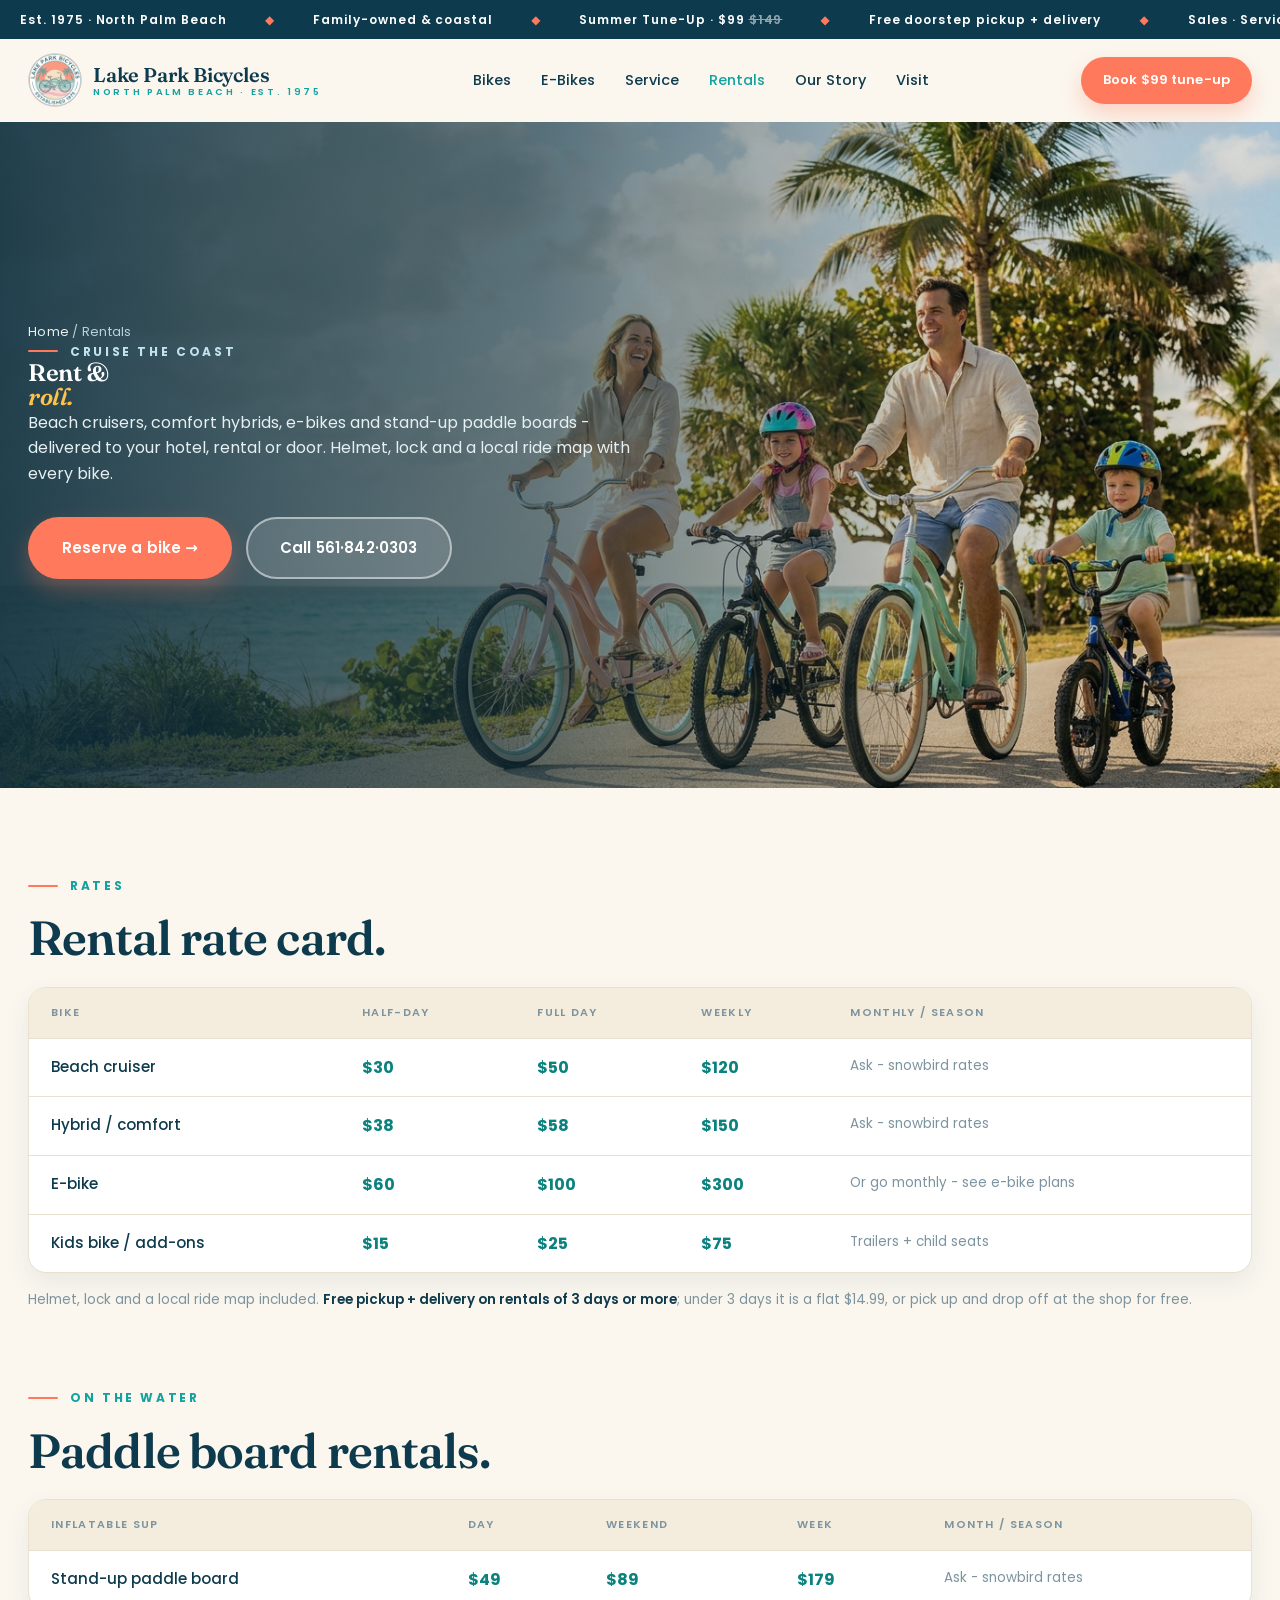
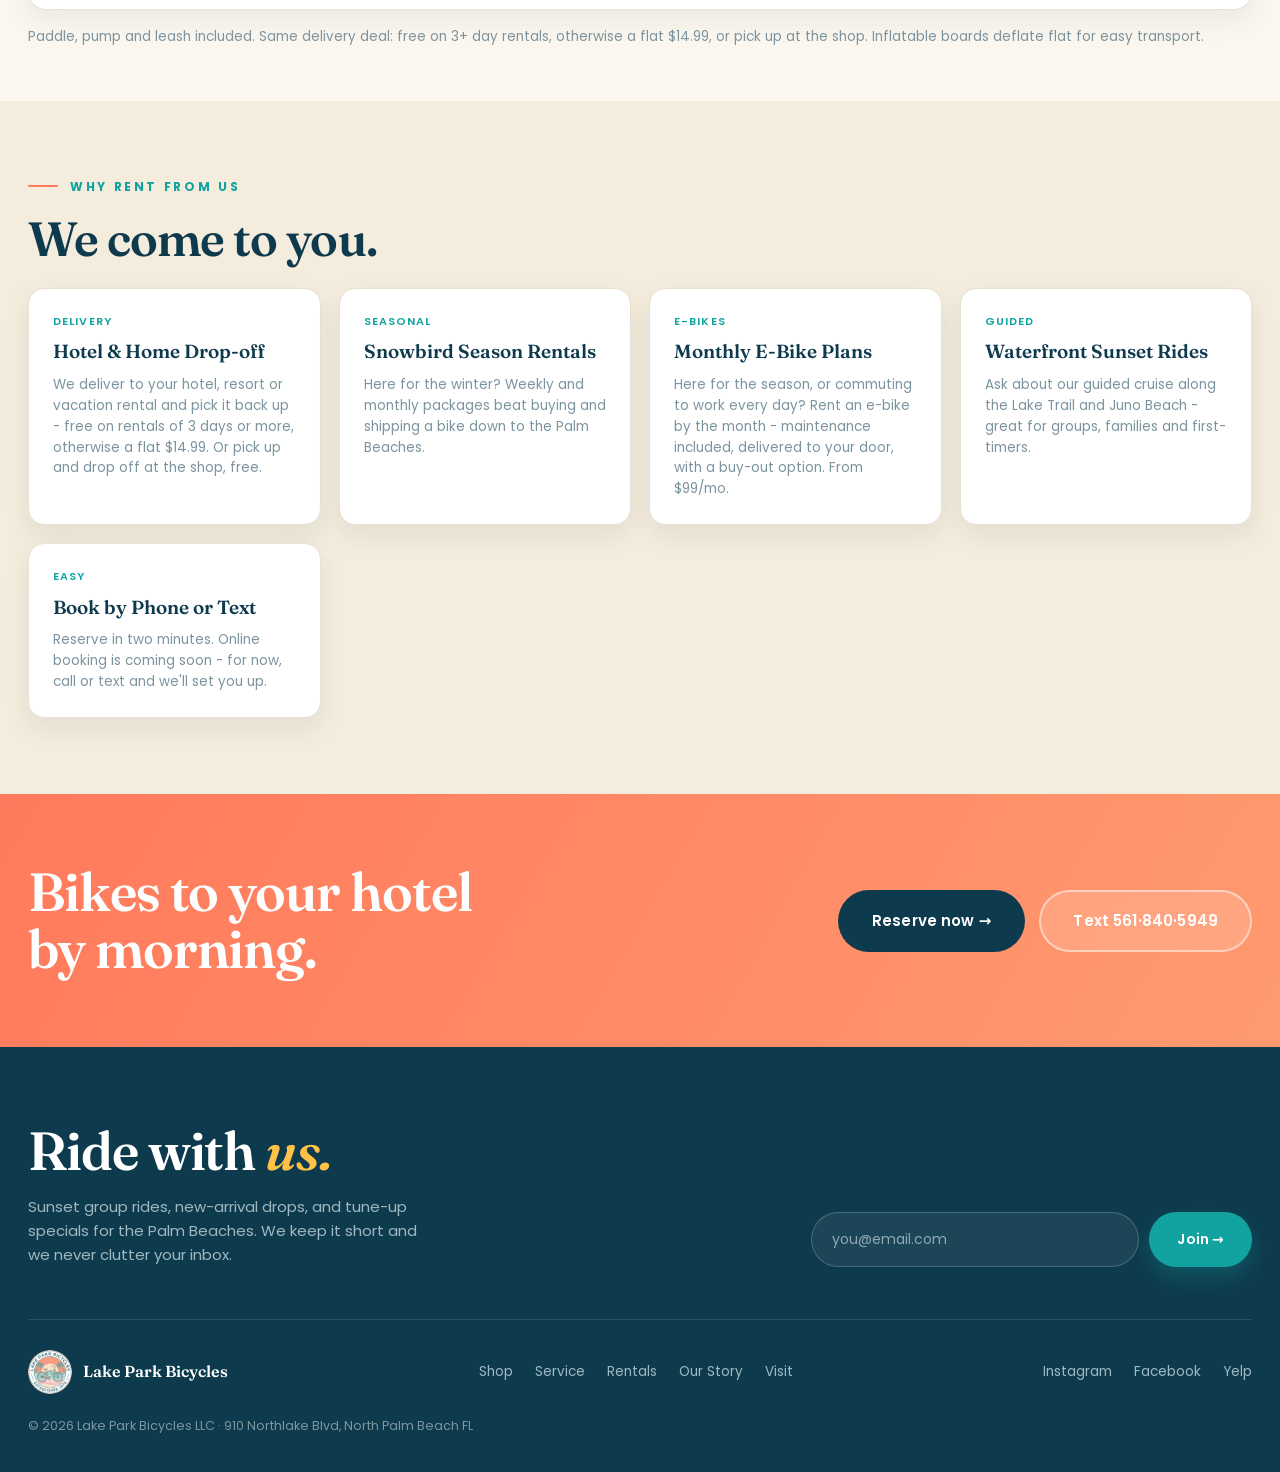
<file: rentals.html>
<!DOCTYPE html>
<html lang="en">
<head>
<meta charset="utf-8">
<meta name="viewport" content="width=device-width, initial-scale=1">
<title>Bike Rentals &amp; Delivery - Lake Park Bicycles</title>
<meta name="description" content="Beach cruiser, hybrid and e-bike rentals in North Palm Beach with hotel and home delivery. Daily, weekly and seasonal snowbird rates. Helmet, lock and ride map included.">
<meta name="theme-color" content="#12a3a0">
<link rel="icon" type="image/png" href="assets/img/favicon.png">
<link rel="apple-touch-icon" href="assets/img/apple-touch-icon.png">
<meta property="og:title" content="Bike Rentals &amp; Delivery - Lake Park Bicycles">
<meta property="og:description" content="Beach cruiser, hybrid and e-bike rentals in North Palm Beach with hotel and home delivery. Daily, weekly and seasonal snowbird rates. Helmet, lock and ride map included.">
<meta property="og:type" content="website">
<meta property="og:image" content="assets/img/rentals-hero.png">
<link rel="preconnect" href="https://fonts.googleapis.com"><link rel="preconnect" href="https://fonts.gstatic.com" crossorigin><link href="https://fonts.googleapis.com/css2?family=Fraunces:ital,opsz,wght@0,9..144,400;0,9..144,500;0,9..144,600;0,9..144,700;1,9..144,500;1,9..144,600&family=Poppins:wght@400;500;600;700&display=swap" rel="stylesheet">
<link rel="stylesheet" href="assets/styles.css?v=9">
</head>
<body>
<div class="ticker"><div class="ticker-track"><span class="grp"><span>Est. 1975 &middot; North Palm Beach</span><span class="dot">&#9670;</span><span>Family-owned &amp; coastal</span><span class="dot">&#9670;</span><span>Summer Tune-Up &middot; $99 <s>$149</s></span><span class="dot">&#9670;</span><span>Free doorstep pickup + delivery</span><span class="dot">&#9670;</span><span>Sales &middot; Service &middot; Rentals</span><span class="dot">&#9670;</span></span><span class="grp" aria-hidden="true"><span>Est. 1975 &middot; North Palm Beach</span><span class="dot">&#9670;</span><span>Family-owned &amp; coastal</span><span class="dot">&#9670;</span><span>Summer Tune-Up &middot; $99 <s>$149</s></span><span class="dot">&#9670;</span><span>Free doorstep pickup + delivery</span><span class="dot">&#9670;</span><span>Sales &middot; Service &middot; Rentals</span><span class="dot">&#9670;</span></span></div></div>
<header class="site"><div class="headbar">
    <a href="index.html" class="brand" aria-label="Lake Park Bicycles home"><img src="assets/img/logo-badge.png" alt="Lake Park Bicycles - Established 1975" width="54" height="54" style="border-radius:50%;flex:0 0 auto">
      <span class="word">Lake Park Bicycles<small>North Palm Beach &middot; Est. 1975</small></span>
    </a>
    <nav class="main" id="mainnav"><a href="shop.html">Bikes</a><a href="shop.html#ebikes">E-Bikes</a><a href="service.html">Service</a><a href="rentals.html" class="active">Rentals</a><a href="about.html">Our Story</a><a href="contact.html">Visit</a></nav>
    <a href="service.html" class="btn btn-coral" style="padding:11px 20px;font-size:13px">Book $99 tune-up</a>
    <button class="menu-btn" id="menuBtn" aria-label="Menu"><span></span><span></span><span></span></button>
  </div></header>


<section class="photo-hero"><div class="hero-bg"><img src="assets/img/rentals-hero.png" alt="A family on a coastal vacation bike ride in North Palm Beach"></div><div class="in">
  <div class="crumb" data-reveal><a href="index.html">Home</a> / Rentals</div>
  <div class="eyebrow" data-reveal><span>Cruise the coast</span></div>
  <h1 data-reveal>Rent &amp;<br><em>roll.</em></h1>
  <p class="lead" data-reveal>Beach cruisers, comfort hybrids, e-bikes and stand-up paddle boards - delivered to your hotel, rental or door. Helmet, lock and a local ride map with every bike.</p>
  <div class="acts" style="display:flex;gap:14px;margin-top:30px" data-reveal><a href="contact.html" class="btn btn-coral btn-lg">Reserve a bike &rarr;</a><a href="tel:+15618420303" class="btn btn-ghost-light btn-lg">Call 561&middot;842&middot;0303</a></div>
</div></section>

<section class="section" style="padding-top:88px">
  <div class="eyebrow" data-reveal><span>Rates</span></div>
  <h2 class="sub-h" data-reveal>Rental rate card.</h2>
  <div class="tablecard" data-reveal>
    <table class="menu"><thead><tr><th>Bike</th><th>Half-day</th><th>Full day</th><th>Weekly</th><th>Monthly / season</th></tr></thead><tbody>
      <tr><td class="svc">Beach cruiser</td><td class="price">$30</td><td class="price">$50</td><td class="price">$120</td><td class="note">Ask - snowbird rates</td></tr>
      <tr><td class="svc">Hybrid / comfort</td><td class="price">$38</td><td class="price">$58</td><td class="price">$150</td><td class="note">Ask - snowbird rates</td></tr>
      <tr><td class="svc">E-bike</td><td class="price">$60</td><td class="price">$100</td><td class="price">$300</td><td class="note">Or go monthly - see e-bike plans</td></tr>
      <tr><td class="svc">Kids bike / add-ons</td><td class="price">$15</td><td class="price">$25</td><td class="price">$75</td><td class="note">Trailers + child seats</td></tr>
    </tbody></table>
  </div>
  <p style="color:var(--muted);font-size:13.5px;margin-top:16px" data-reveal>Helmet, lock and a local ride map included. <strong>Free pickup + delivery on rentals of 3 days or more</strong>; under 3 days it is a flat $14.99, or pick up and drop off at the shop for free.</p>
</section>

<section class="section" style="padding-top:24px">
  <div class="eyebrow" data-reveal><span>On the water</span></div>
  <h2 class="sub-h" data-reveal>Paddle board rentals.</h2>
  <div class="tablecard" data-reveal>
    <table class="menu"><thead><tr><th>Inflatable SUP</th><th>Day</th><th>Weekend</th><th>Week</th><th>Month / season</th></tr></thead><tbody>
      <tr><td class="svc">Stand-up paddle board</td><td class="price">$49</td><td class="price">$89</td><td class="price">$179</td><td class="note">Ask - snowbird rates</td></tr>
    </tbody></table>
  </div>
  <p style="color:var(--muted);font-size:13.5px;margin-top:16px" data-reveal>Paddle, pump and leash included. Same delivery deal: free on 3+ day rentals, otherwise a flat $14.99, or pick up at the shop. Inflatable boards deflate flat for easy transport.</p>
</section>

<section class="sec-tint"><div class="section" style="padding:76px 28px">
  <div class="eyebrow" data-reveal><span>Why rent from us</span></div>
  <h2 class="sub-h" data-reveal>We come to you.</h2>
  <div class="simplegrid"><div class="scard" data-reveal><div class="cat">Delivery</div><div class="n">Hotel &amp; Home Drop-off</div><div class="d">We deliver to your hotel, resort or vacation rental and pick it back up - free on rentals of 3 days or more, otherwise a flat $14.99. Or pick up and drop off at the shop, free.</div></div><div class="scard" data-reveal><div class="cat">Seasonal</div><div class="n">Snowbird Season Rentals</div><div class="d">Here for the winter? Weekly and monthly packages beat buying and shipping a bike down to the Palm Beaches.</div></div><div class="scard" data-reveal><div class="cat">E-Bikes</div><div class="n">Monthly E-Bike Plans</div><div class="d">Here for the season, or commuting to work every day? Rent an e-bike by the month - maintenance included, delivered to your door, with a buy-out option. From $99/mo.</div></div><div class="scard" data-reveal><div class="cat">Guided</div><div class="n">Waterfront Sunset Rides</div><div class="d">Ask about our guided cruise along the Lake Trail and Juno Beach - great for groups, families and first-timers.</div></div><div class="scard" data-reveal><div class="cat">Easy</div><div class="n">Book by Phone or Text</div><div class="d">Reserve in two minutes. Online booking is coming soon - for now, call or text and we'll set you up.</div></div></div>
</div></section>

<section class="cta-band"><div class="in" data-reveal>
  <h2>Bikes to your hotel<br>by morning.</h2><div class="acts"><a href="contact.html" class="btn btn-navy btn-lg">Reserve now &rarr;</a><a href="sms:+15618405949" class="btn btn-ghost-light btn-lg">Text 561&middot;840&middot;5949</a></div></div></section>
<footer class="site"><div class="foot">
    <div class="foot-top">
      <div><h2>Ride with <em>us.</em></h2>
        <p>Sunset group rides, new-arrival drops, and tune-up specials for the Palm Beaches. We keep it short and we never clutter your inbox.</p></div>
      <form data-toast="You're on the list - see you out on the coast">
        <input type="email" placeholder="you@email.com" required aria-label="Email address">
        <button class="btn btn-teal" type="submit">Join &rarr;</button>
      </form>
    </div>
    <div class="foot-bottom">
      <div class="fb-brand"><img src="assets/img/logo-badge.png" alt="" width="44" height="44" style="border-radius:50%;flex:0 0 auto"><span>Lake Park Bicycles</span></div>
      <nav><a href="shop.html">Shop</a><a href="service.html">Service</a><a href="rentals.html">Rentals</a><a href="about.html">Our Story</a><a href="contact.html">Visit</a></nav>
      <nav><a href="#">Instagram</a><a href="#">Facebook</a><a href="#">Yelp</a></nav>
      <div class="copy">&copy; <span id="yr">2026</span> Lake Park Bicycles LLC &middot; 910 Northlake Blvd, North Palm Beach FL</div>
    </div>
  </div></footer>
<script src="assets/app.js?v=1"></script>
</body>
</html>
</file>
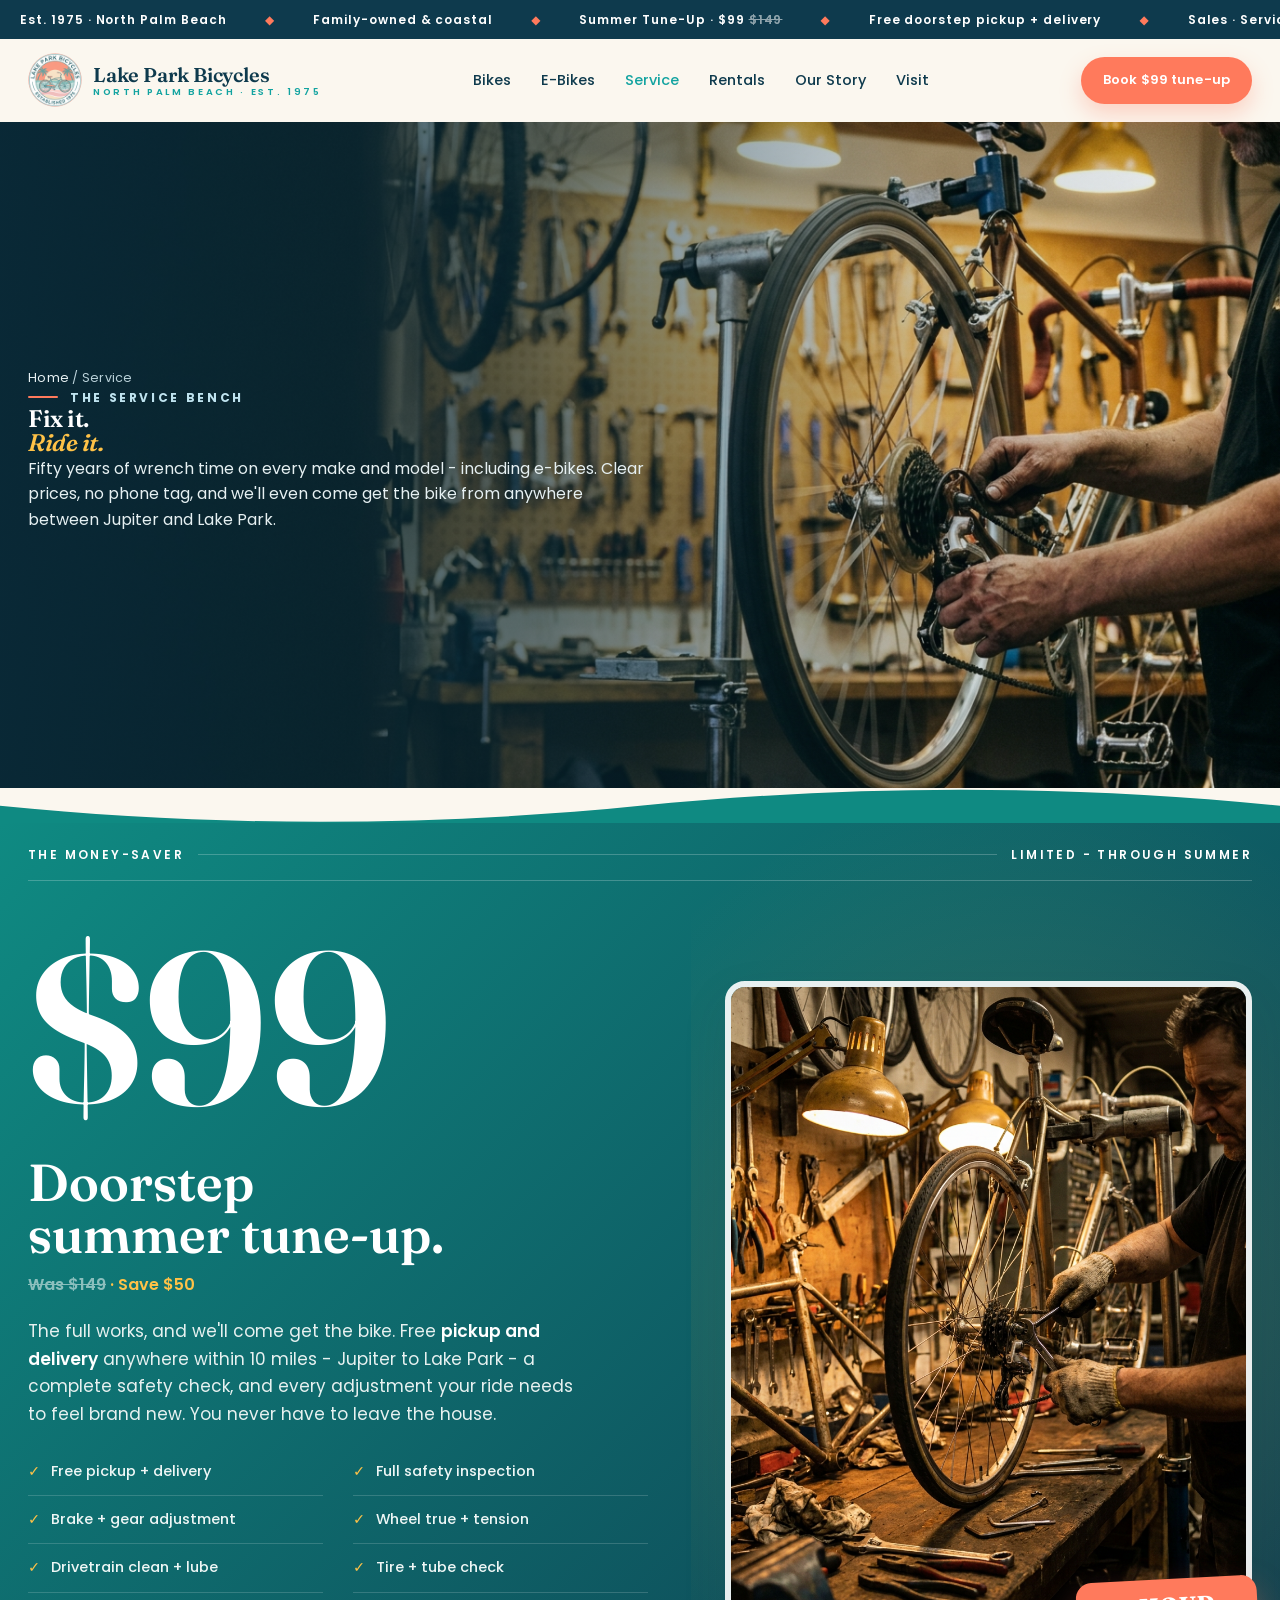
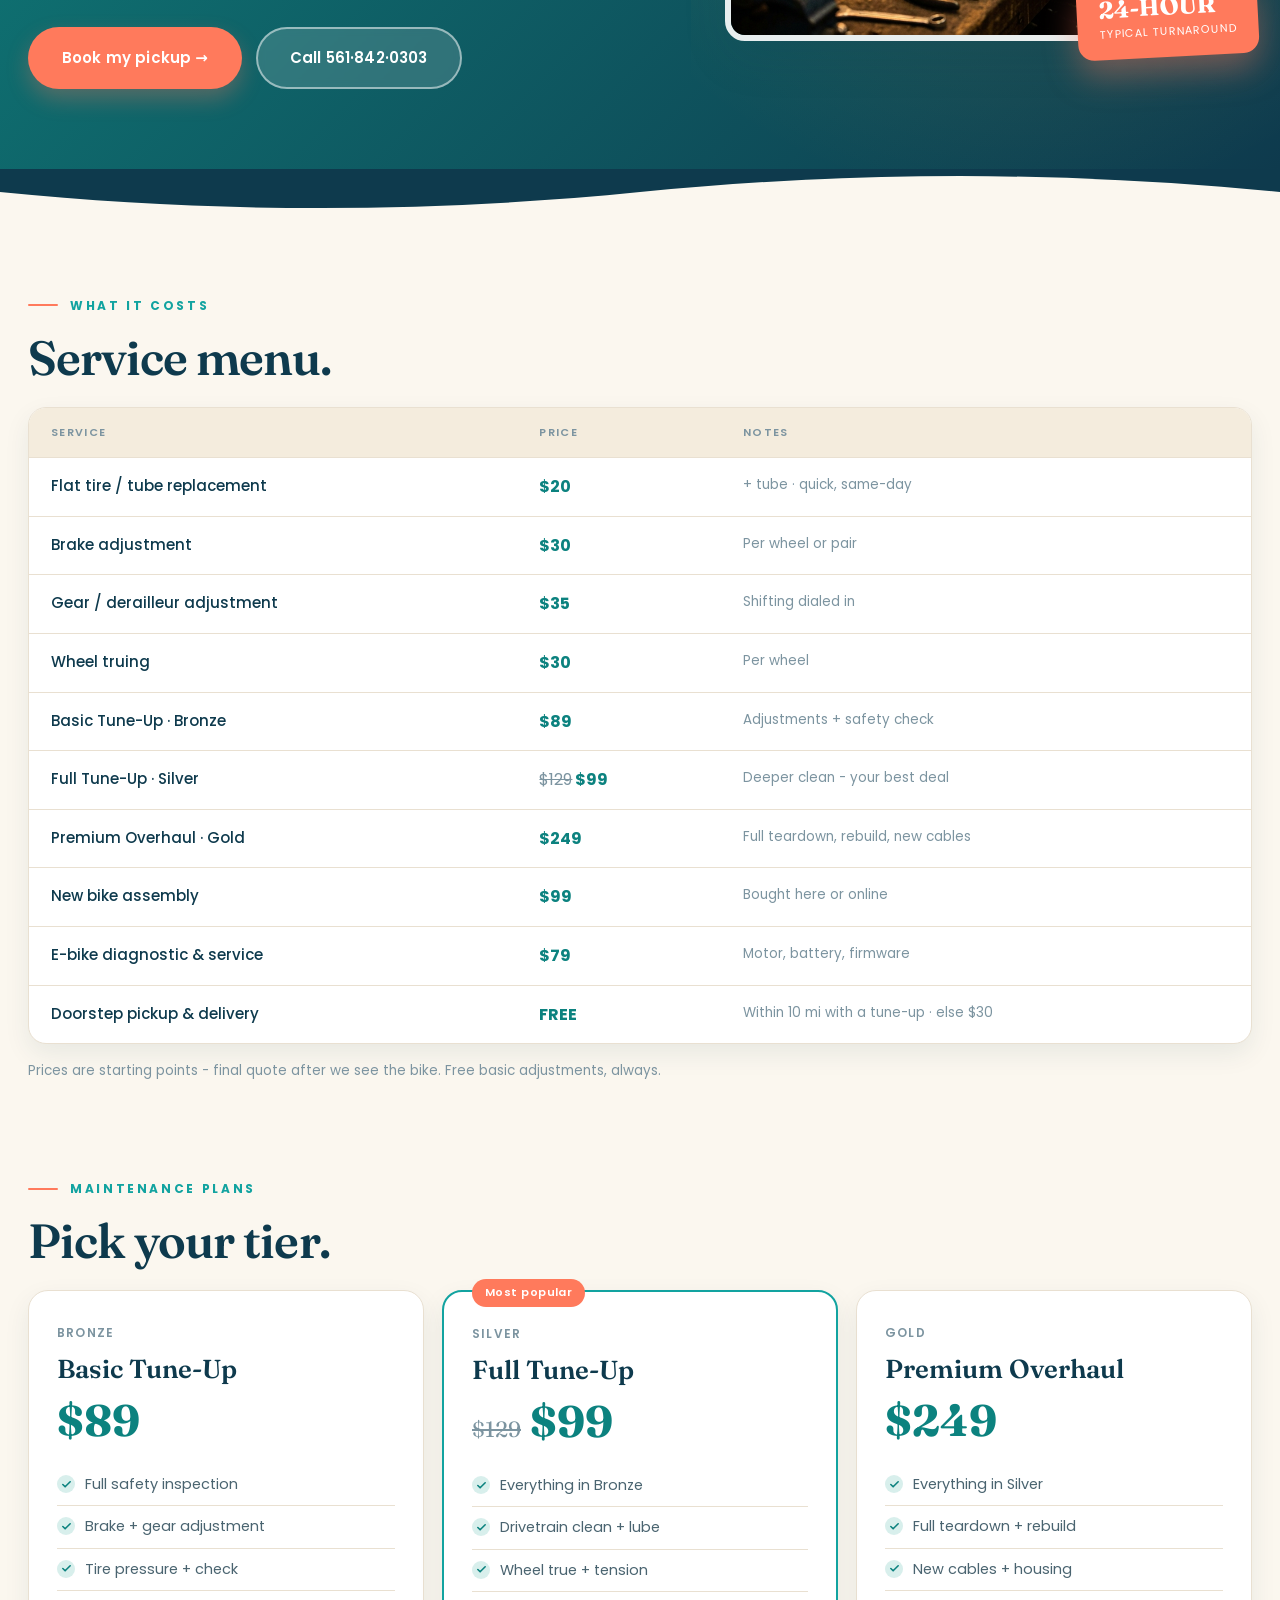
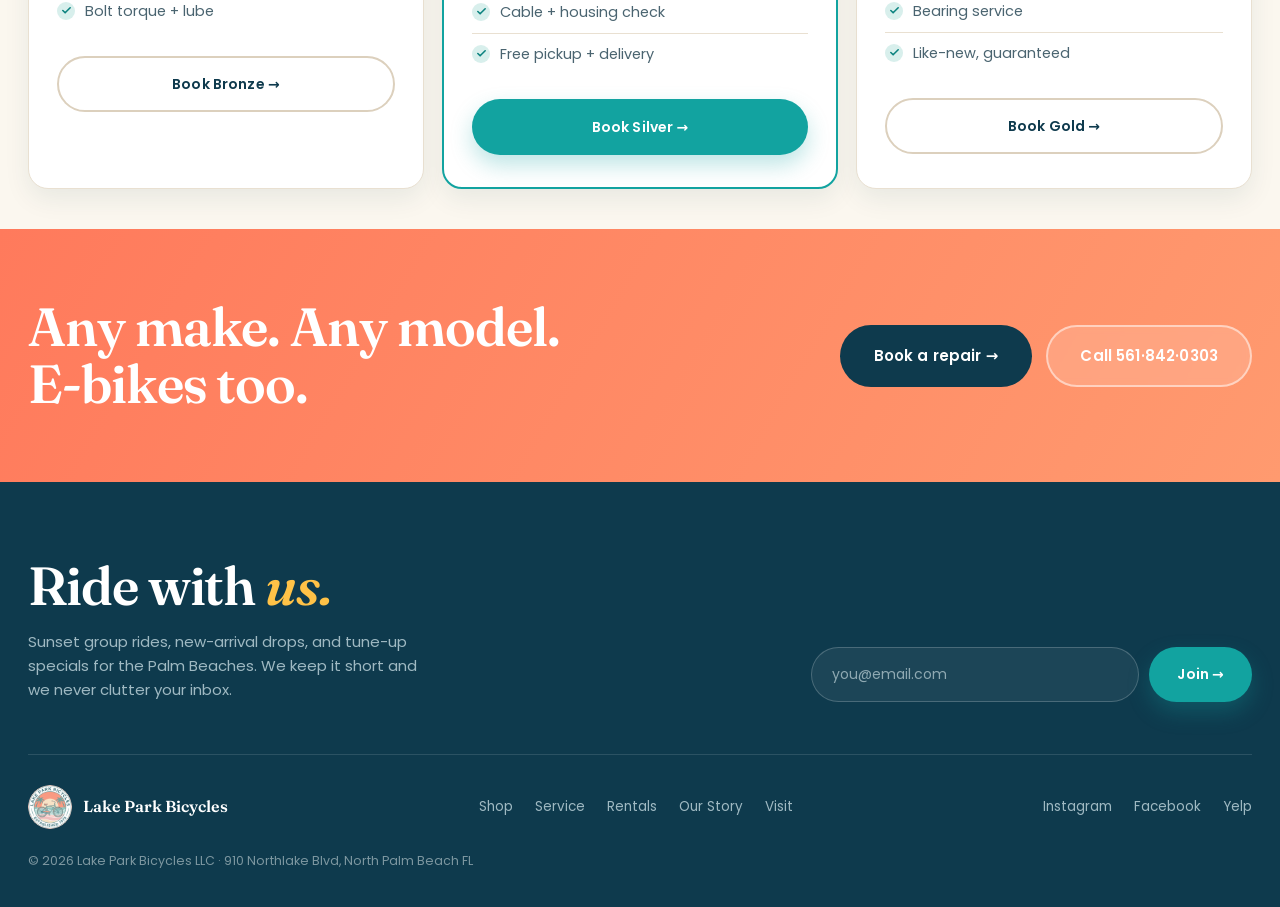
<file: service.html>
<!DOCTYPE html>
<html lang="en">
<head>
<meta charset="utf-8">
<meta name="viewport" content="width=device-width, initial-scale=1">
<title>Service &amp; Repairs - Lake Park Bicycles</title>
<meta name="description" content="Bike service and repairs on any make or model, including e-bikes. Clear price menu, Bronze/Silver/Gold tune-ups, and our $99 doorstep tune-up with free pickup and delivery.">
<meta name="theme-color" content="#12a3a0">
<link rel="icon" type="image/png" href="assets/img/favicon.png">
<link rel="apple-touch-icon" href="assets/img/apple-touch-icon.png">
<meta property="og:title" content="Service &amp; Repairs - Lake Park Bicycles">
<meta property="og:description" content="Bike service and repairs on any make or model, including e-bikes. Clear price menu, Bronze/Silver/Gold tune-ups, and our $99 doorstep tune-up with free pickup and delivery.">
<meta property="og:type" content="website">
<meta property="og:image" content="assets/img/service-hero.png">
<link rel="preconnect" href="https://fonts.googleapis.com"><link rel="preconnect" href="https://fonts.gstatic.com" crossorigin><link href="https://fonts.googleapis.com/css2?family=Fraunces:ital,opsz,wght@0,9..144,400;0,9..144,500;0,9..144,600;0,9..144,700;1,9..144,500;1,9..144,600&family=Poppins:wght@400;500;600;700&display=swap" rel="stylesheet">
<link rel="stylesheet" href="assets/styles.css?v=9">
</head>
<body>
<div class="ticker"><div class="ticker-track"><span class="grp"><span>Est. 1975 &middot; North Palm Beach</span><span class="dot">&#9670;</span><span>Family-owned &amp; coastal</span><span class="dot">&#9670;</span><span>Summer Tune-Up &middot; $99 <s>$149</s></span><span class="dot">&#9670;</span><span>Free doorstep pickup + delivery</span><span class="dot">&#9670;</span><span>Sales &middot; Service &middot; Rentals</span><span class="dot">&#9670;</span></span><span class="grp" aria-hidden="true"><span>Est. 1975 &middot; North Palm Beach</span><span class="dot">&#9670;</span><span>Family-owned &amp; coastal</span><span class="dot">&#9670;</span><span>Summer Tune-Up &middot; $99 <s>$149</s></span><span class="dot">&#9670;</span><span>Free doorstep pickup + delivery</span><span class="dot">&#9670;</span><span>Sales &middot; Service &middot; Rentals</span><span class="dot">&#9670;</span></span></div></div>
<header class="site"><div class="headbar">
    <a href="index.html" class="brand" aria-label="Lake Park Bicycles home"><img src="assets/img/logo-badge.png" alt="Lake Park Bicycles - Established 1975" width="54" height="54" style="border-radius:50%;flex:0 0 auto">
      <span class="word">Lake Park Bicycles<small>North Palm Beach &middot; Est. 1975</small></span>
    </a>
    <nav class="main" id="mainnav"><a href="shop.html">Bikes</a><a href="shop.html#ebikes">E-Bikes</a><a href="service.html" class="active">Service</a><a href="rentals.html">Rentals</a><a href="about.html">Our Story</a><a href="contact.html">Visit</a></nav>
    <a href="service.html" class="btn btn-coral" style="padding:11px 20px;font-size:13px">Book $99 tune-up</a>
    <button class="menu-btn" id="menuBtn" aria-label="Menu"><span></span><span></span><span></span></button>
  </div></header>


<section class="photo-hero"><div class="hero-bg"><img src="assets/img/service-hero.png" alt="A mechanic servicing a bike on the repair stand at Lake Park Bicycles"></div><div class="in">
  <div class="crumb" data-reveal><a href="index.html">Home</a> / Service</div>
  <div class="eyebrow" data-reveal><span>The service bench</span></div>
  <h1 data-reveal>Fix it.<br><em>Ride it.</em></h1>
  <p class="lead" data-reveal>Fifty years of wrench time on every make and model - including e-bikes. Clear prices, no phone tag, and we'll even come get the bike from anywhere between Jupiter and Lake Park.</p>
</div></section>

<svg class="wave" viewBox="0 0 1440 46" preserveAspectRatio="none" aria-hidden="true"><path fill="#0f8a82" d="M0,46 L0,20 C240,44 480,44 720,20 C960,-4 1200,-4 1440,20 L1440,46 Z"/></svg><section class="service" id="service">
  <div class="service-top"><div class="row"><span>The money-saver</span><span class="fill"></span><span>Limited - through summer</span></div></div>
  <div class="service-grid">
    <div data-reveal>
      <div class="big99"><div class="num">$99</div><div class="lab"><div class="t">Doorstep<br>summer tune-up.</div><div class="save"><s>Was $149</s> &middot; Save $50</div></div></div>
      <p>The full works, and we'll come get the bike. Free <strong>pickup and delivery</strong> anywhere within 10 miles - Jupiter to Lake Park - a complete safety check, and every adjustment your ride needs to feel brand new. You never have to leave the house.</p>
      <div class="checks">
        <div class="c"><b>&#10003;</b> Free pickup + delivery</div><div class="c"><b>&#10003;</b> Full safety inspection</div>
        <div class="c"><b>&#10003;</b> Brake + gear adjustment</div><div class="c"><b>&#10003;</b> Wheel true + tension</div>
        <div class="c"><b>&#10003;</b> Drivetrain clean + lube</div><div class="c"><b>&#10003;</b> Tire + tube check</div>
      </div>
      <div class="acts"><a href="contact.html" class="btn btn-coral btn-lg">Book my pickup &rarr;</a><a href="tel:+15618420303" class="btn btn-ghost-light btn-lg">Call 561&middot;842&middot;0303</a></div>
    </div>
    <div class="service-photo" data-reveal>
      <div class="frame"><img src="assets/img/service-mechanic.png" alt="Mechanic tuning a bike in the shop"></div>
      <div class="badge"><div class="b">24-HOUR</div><div class="s">Typical turnaround</div></div>
    </div>
  </div>
</section><svg class="wave flip" viewBox="0 0 1440 46" preserveAspectRatio="none" aria-hidden="true"><path fill="#0e3a4d" d="M0,46 L0,20 C240,44 480,44 720,20 C960,-4 1200,-4 1440,20 L1440,46 Z"/></svg>

<section class="section" style="padding-top:92px">
  <div class="eyebrow" data-reveal><span>What it costs</span></div>
  <h2 class="sub-h" data-reveal>Service menu.</h2>
  <div class="tablecard" data-reveal>
    <table class="menu"><thead><tr><th>Service</th><th>Price</th><th>Notes</th></tr></thead><tbody>
      <tr><td class="svc">Flat tire / tube replacement</td><td class="price">$20</td><td class="note">+ tube &middot; quick, same-day</td></tr>
      <tr><td class="svc">Brake adjustment</td><td class="price">$30</td><td class="note">Per wheel or pair</td></tr>
      <tr><td class="svc">Gear / derailleur adjustment</td><td class="price">$35</td><td class="note">Shifting dialed in</td></tr>
      <tr><td class="svc">Wheel truing</td><td class="price">$30</td><td class="note">Per wheel</td></tr>
      <tr><td class="svc">Basic Tune-Up &middot; Bronze</td><td class="price">$89</td><td class="note">Adjustments + safety check</td></tr>
      <tr><td class="svc">Full Tune-Up &middot; Silver</td><td class="price"><s style="color:var(--muted);font-weight:400">$129</s> $99</td><td class="note">Deeper clean - your best deal</td></tr>
      <tr><td class="svc">Premium Overhaul &middot; Gold</td><td class="price">$249</td><td class="note">Full teardown, rebuild, new cables</td></tr>
      <tr><td class="svc">New bike assembly</td><td class="price">$99</td><td class="note">Bought here or online</td></tr>
      <tr><td class="svc">E-bike diagnostic &amp; service</td><td class="price">$79</td><td class="note">Motor, battery, firmware</td></tr>
      <tr><td class="svc">Doorstep pickup &amp; delivery</td><td class="price">FREE</td><td class="note">Within 10 mi with a tune-up &middot; else $30</td></tr>
    </tbody></table>
  </div>
  <p style="color:var(--muted);font-size:13.5px;margin-top:16px" data-reveal>Prices are starting points - final quote after we see the bike. Free basic adjustments, always.</p>
</section>

<section class="section" style="padding-top:44px">
  <div class="eyebrow" data-reveal><span>Maintenance plans</span></div>
  <h2 class="sub-h" data-reveal>Pick your tier.</h2>
  <div class="plans">
    <div class="plan" data-reveal><div class="tier">Bronze</div><div class="pname">Basic Tune-Up</div><div class="pp">$89</div>
      <ul><li>Full safety inspection</li><li>Brake + gear adjustment</li><li>Tire pressure + check</li><li>Bolt torque + lube</li></ul>
      <a href="contact.html" class="btn btn-outline">Book Bronze &rarr;</a></div>
    <div class="plan feat" data-reveal><div class="tier">Silver</div><div class="pname">Full Tune-Up</div><div class="pp"><s>$129</s> $99</div>
      <ul><li>Everything in Bronze</li><li>Drivetrain clean + lube</li><li>Wheel true + tension</li><li>Cable + housing check</li><li>Free pickup + delivery</li></ul>
      <a href="contact.html" class="btn btn-teal">Book Silver &rarr;</a></div>
    <div class="plan" data-reveal><div class="tier">Gold</div><div class="pname">Premium Overhaul</div><div class="pp">$249</div>
      <ul><li>Everything in Silver</li><li>Full teardown + rebuild</li><li>New cables + housing</li><li>Bearing service</li><li>Like-new, guaranteed</li></ul>
      <a href="contact.html" class="btn btn-outline">Book Gold &rarr;</a></div>
  </div>
</section>

<section class="cta-band"><div class="in" data-reveal>
  <h2>Any make. Any model.<br>E-bikes too.</h2><div class="acts"><a href="contact.html" class="btn btn-navy btn-lg">Book a repair &rarr;</a><a href="tel:+15618420303" class="btn btn-ghost-light btn-lg">Call 561&middot;842&middot;0303</a></div></div></section>
<footer class="site"><div class="foot">
    <div class="foot-top">
      <div><h2>Ride with <em>us.</em></h2>
        <p>Sunset group rides, new-arrival drops, and tune-up specials for the Palm Beaches. We keep it short and we never clutter your inbox.</p></div>
      <form data-toast="You're on the list - see you out on the coast">
        <input type="email" placeholder="you@email.com" required aria-label="Email address">
        <button class="btn btn-teal" type="submit">Join &rarr;</button>
      </form>
    </div>
    <div class="foot-bottom">
      <div class="fb-brand"><img src="assets/img/logo-badge.png" alt="" width="44" height="44" style="border-radius:50%;flex:0 0 auto"><span>Lake Park Bicycles</span></div>
      <nav><a href="shop.html">Shop</a><a href="service.html">Service</a><a href="rentals.html">Rentals</a><a href="about.html">Our Story</a><a href="contact.html">Visit</a></nav>
      <nav><a href="#">Instagram</a><a href="#">Facebook</a><a href="#">Yelp</a></nav>
      <div class="copy">&copy; <span id="yr">2026</span> Lake Park Bicycles LLC &middot; 910 Northlake Blvd, North Palm Beach FL</div>
    </div>
  </div></footer>
<script src="assets/app.js?v=1"></script>
</body>
</html>
</file>
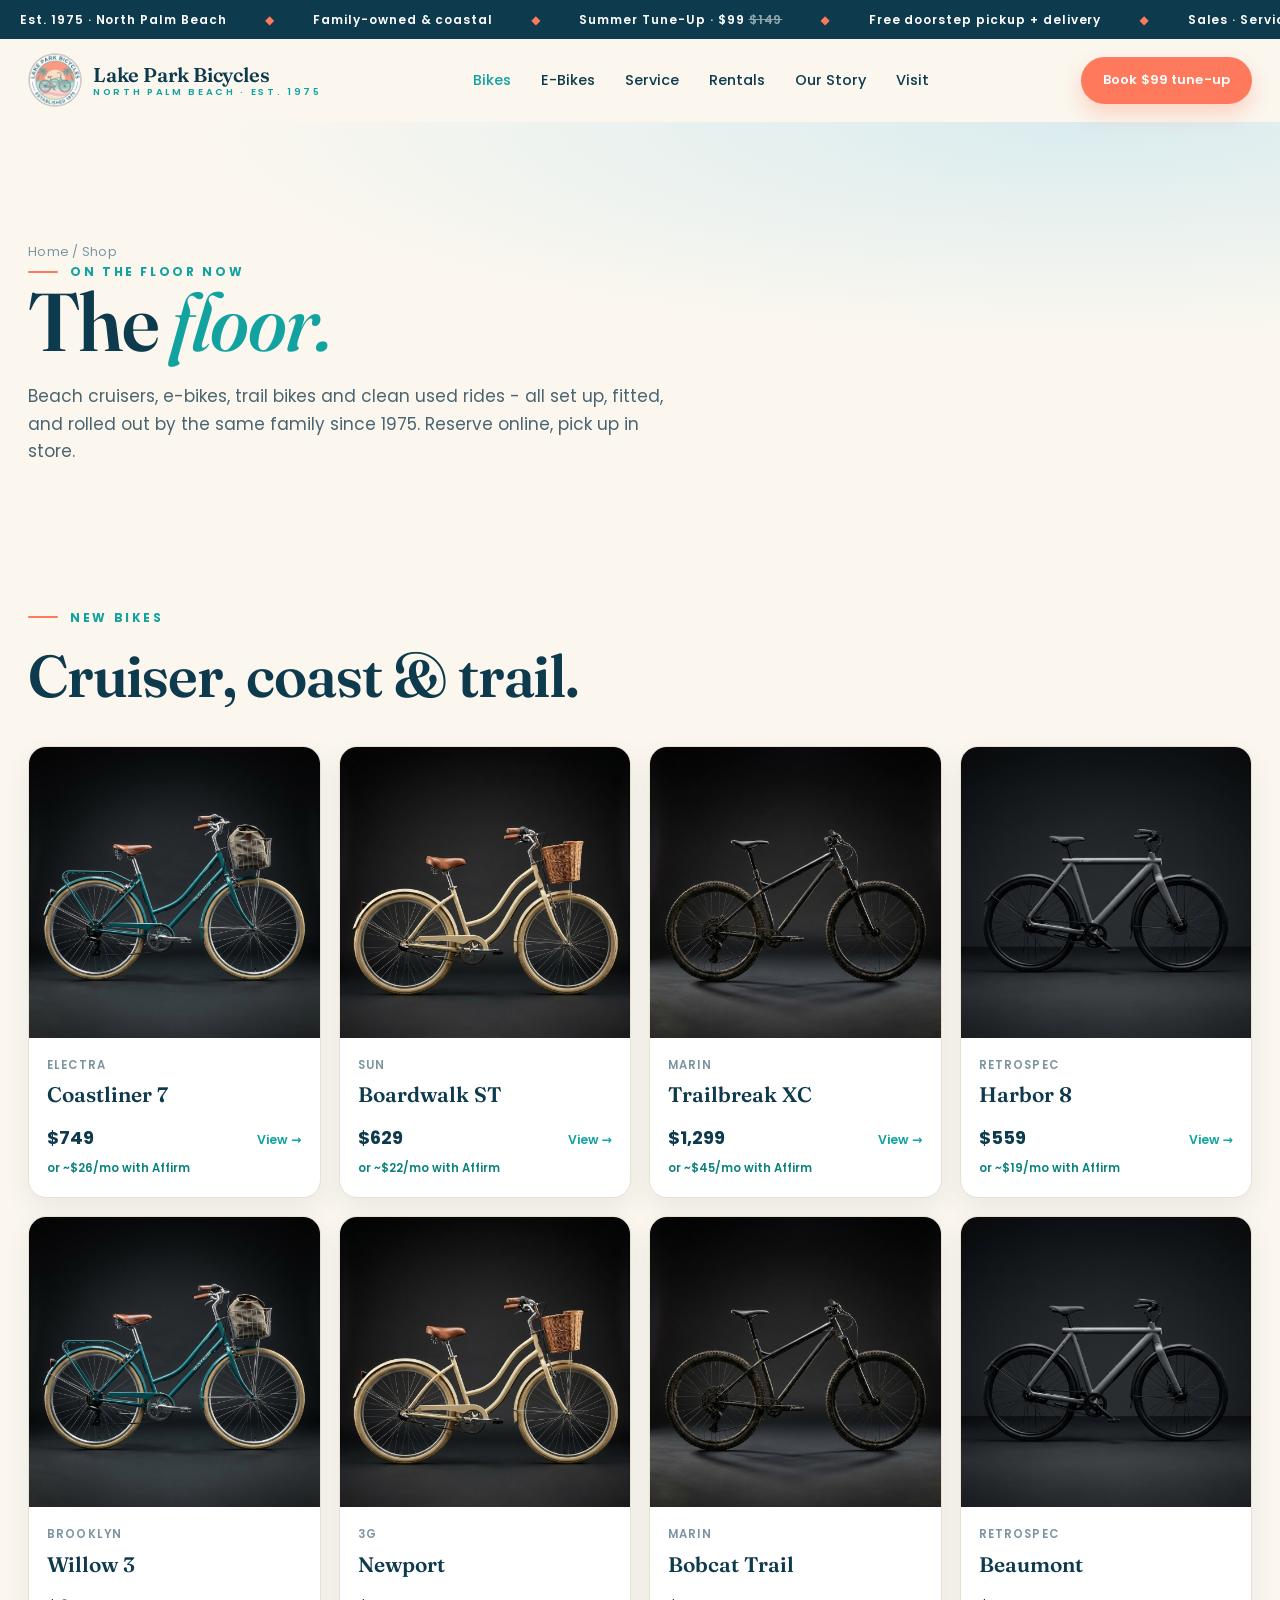
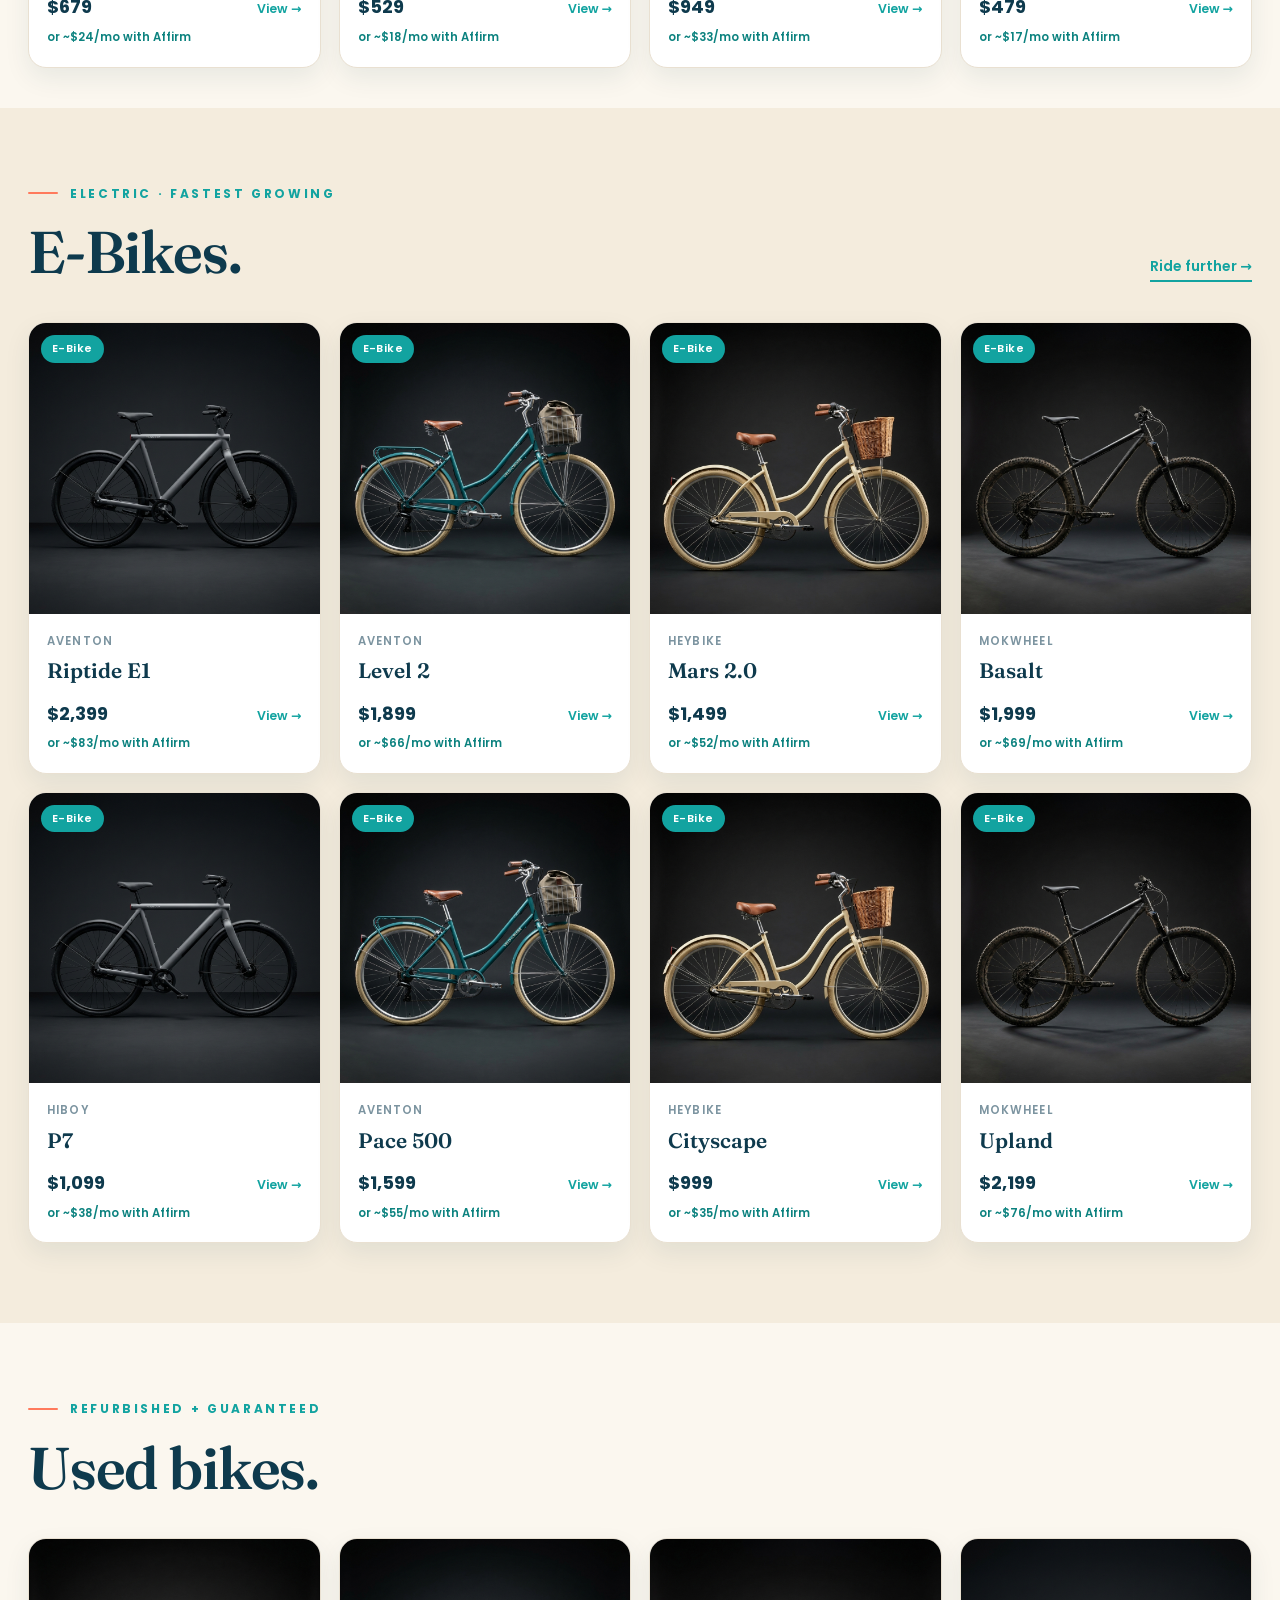
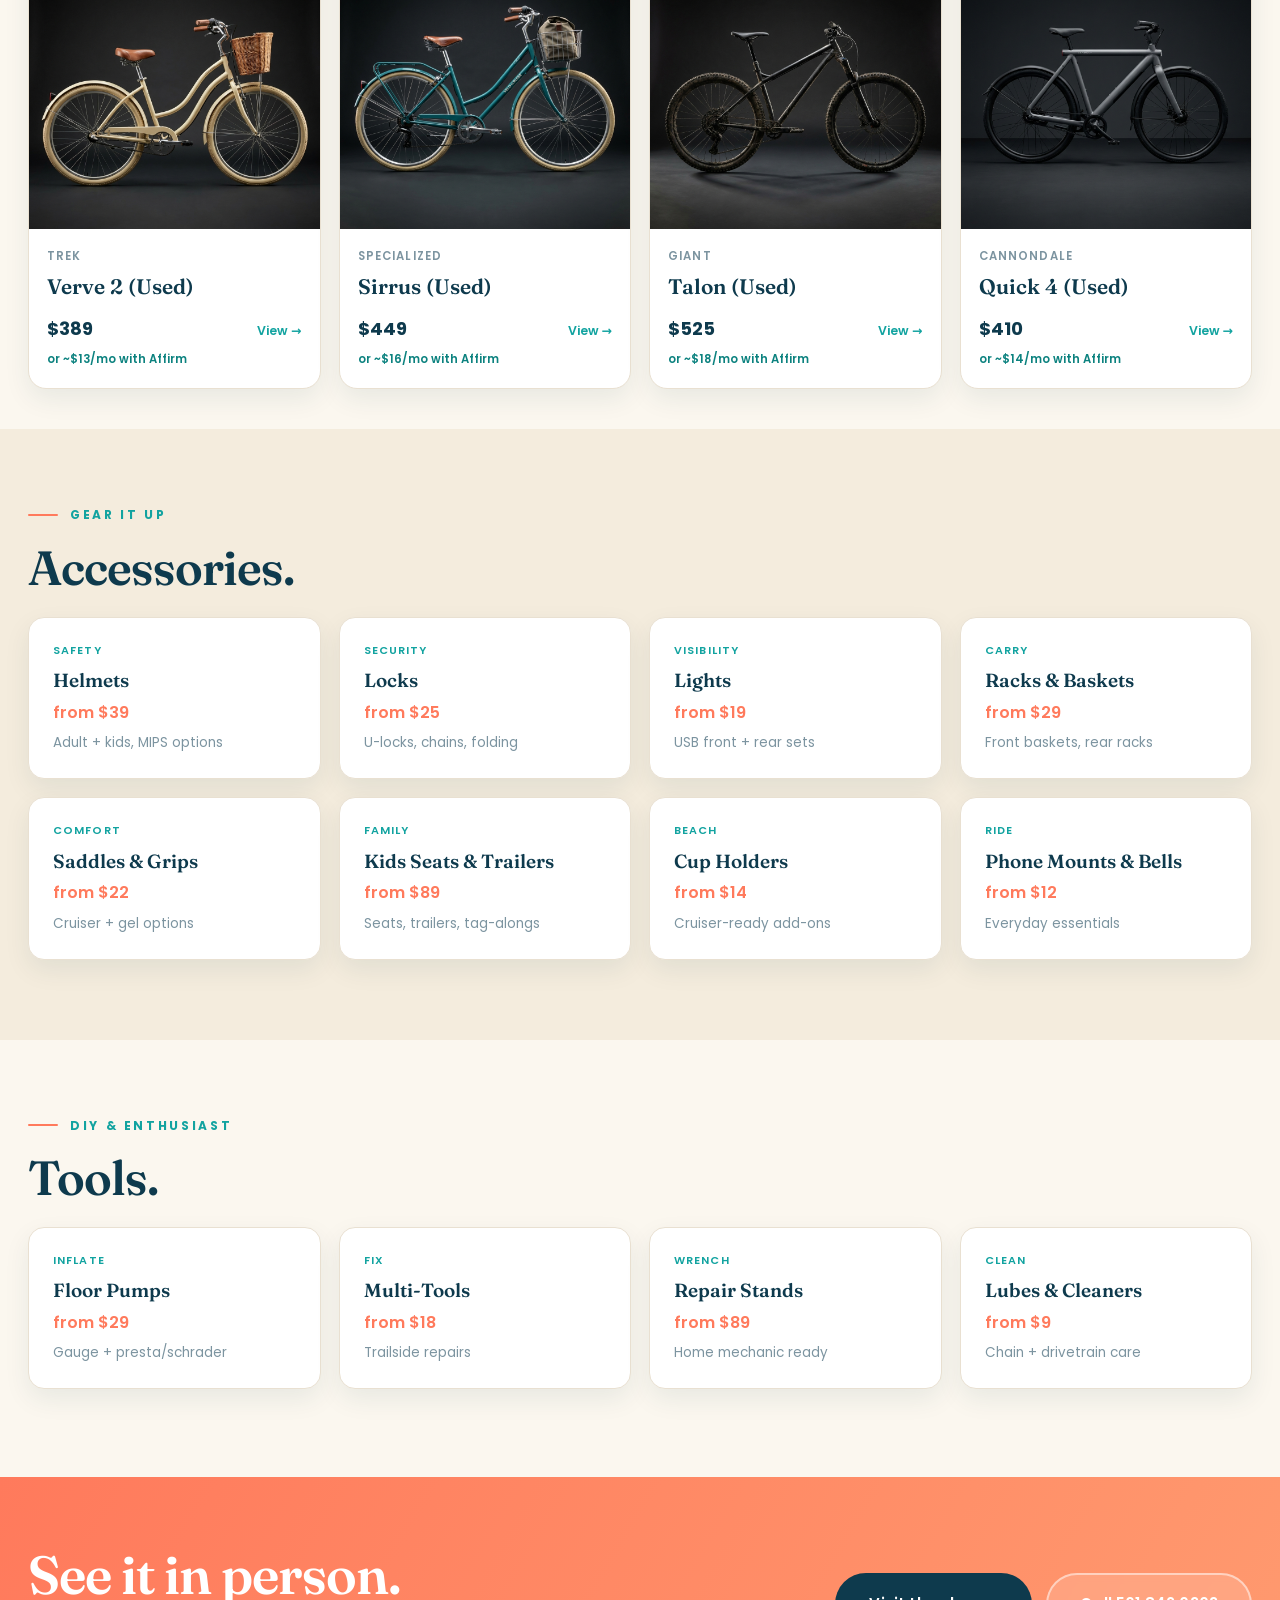
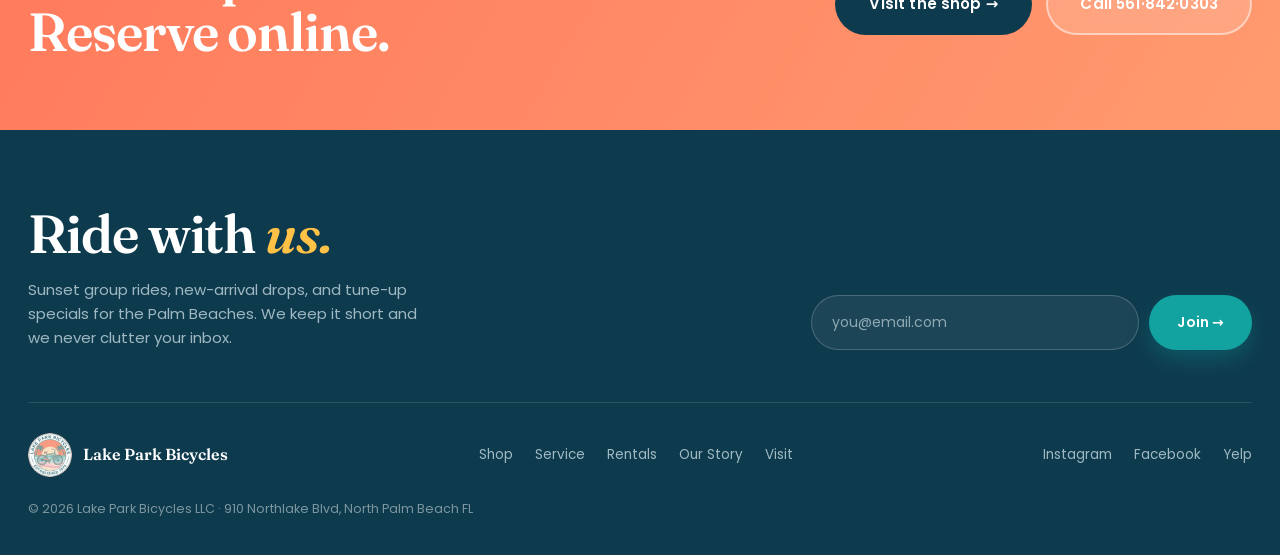
<file: shop.html>
<!DOCTYPE html>
<html lang="en">
<head>
<meta charset="utf-8">
<meta name="viewport" content="width=device-width, initial-scale=1">
<title>Shop Bikes, E-Bikes &amp; Gear - Lake Park Bicycles</title>
<meta name="description" content="New bikes, e-bikes, used bikes, accessories and tools in North Palm Beach. Beach cruisers to Class-3 e-bikes. Reserve online, pick up in store. Family-owned since 1975.">
<meta name="theme-color" content="#12a3a0">
<link rel="icon" type="image/png" href="assets/img/favicon.png">
<link rel="apple-touch-icon" href="assets/img/apple-touch-icon.png">
<meta property="og:title" content="Shop Bikes, E-Bikes &amp; Gear - Lake Park Bicycles">
<meta property="og:description" content="New bikes, e-bikes, used bikes, accessories and tools in North Palm Beach. Beach cruisers to Class-3 e-bikes. Reserve online, pick up in store. Family-owned since 1975.">
<meta property="og:type" content="website">
<meta property="og:image" content="assets/img/cat-city.png">
<link rel="preconnect" href="https://fonts.googleapis.com"><link rel="preconnect" href="https://fonts.gstatic.com" crossorigin><link href="https://fonts.googleapis.com/css2?family=Fraunces:ital,opsz,wght@0,9..144,400;0,9..144,500;0,9..144,600;0,9..144,700;1,9..144,500;1,9..144,600&family=Poppins:wght@400;500;600;700&display=swap" rel="stylesheet">
<link rel="stylesheet" href="assets/styles.css?v=9">
</head>
<body>
<div class="ticker"><div class="ticker-track"><span class="grp"><span>Est. 1975 &middot; North Palm Beach</span><span class="dot">&#9670;</span><span>Family-owned &amp; coastal</span><span class="dot">&#9670;</span><span>Summer Tune-Up &middot; $99 <s>$149</s></span><span class="dot">&#9670;</span><span>Free doorstep pickup + delivery</span><span class="dot">&#9670;</span><span>Sales &middot; Service &middot; Rentals</span><span class="dot">&#9670;</span></span><span class="grp" aria-hidden="true"><span>Est. 1975 &middot; North Palm Beach</span><span class="dot">&#9670;</span><span>Family-owned &amp; coastal</span><span class="dot">&#9670;</span><span>Summer Tune-Up &middot; $99 <s>$149</s></span><span class="dot">&#9670;</span><span>Free doorstep pickup + delivery</span><span class="dot">&#9670;</span><span>Sales &middot; Service &middot; Rentals</span><span class="dot">&#9670;</span></span></div></div>
<header class="site"><div class="headbar">
    <a href="index.html" class="brand" aria-label="Lake Park Bicycles home"><img src="assets/img/logo-badge.png" alt="Lake Park Bicycles - Established 1975" width="54" height="54" style="border-radius:50%;flex:0 0 auto">
      <span class="word">Lake Park Bicycles<small>North Palm Beach &middot; Est. 1975</small></span>
    </a>
    <nav class="main" id="mainnav"><a href="shop.html" class="active">Bikes</a><a href="shop.html#ebikes">E-Bikes</a><a href="service.html">Service</a><a href="rentals.html">Rentals</a><a href="about.html">Our Story</a><a href="contact.html">Visit</a></nav>
    <a href="service.html" class="btn btn-coral" style="padding:11px 20px;font-size:13px">Book $99 tune-up</a>
    <button class="menu-btn" id="menuBtn" aria-label="Menu"><span></span><span></span><span></span></button>
  </div></header>


<section class="page-hero"><div class="in">
  <div class="crumb" data-reveal><a href="index.html">Home</a> / Shop</div>
  <div class="eyebrow" data-reveal><span>On the floor now</span></div>
  <h1 data-reveal>The <em>floor.</em></h1>
  <p class="lead" data-reveal>Beach cruisers, e-bikes, trail bikes and clean used rides - all set up, fitted, and rolled out by the same family since 1975. Reserve online, pick up in store.</p>
</div></section>

<section class="section" style="padding-top:72px" id="new">
  <div class="head-row" data-reveal><div><div class="eyebrow"><span>New bikes</span></div><h2 class="sub-h" style="margin:0">Cruiser, coast &amp; trail.</h2></div></div>
  <div class="pgrid"><a href="product.html" class="pcard" data-reveal><div class="ph"><img src="assets/img/prod-coastliner.png" alt="Electra Coastliner 7"></div><div class="body"><div class="brand-lab">Electra</div><div class="name">Coastliner 7</div><div class="row"><span class="price">$749</span><span class="view">View &rarr;</span></div><div class="fin">or ~$26/mo with Affirm</div></div></a><a href="product.html" class="pcard" data-reveal><div class="ph"><img src="assets/img/prod-boardwalk.png" alt="Sun Boardwalk ST"></div><div class="body"><div class="brand-lab">Sun</div><div class="name">Boardwalk ST</div><div class="row"><span class="price">$629</span><span class="view">View &rarr;</span></div><div class="fin">or ~$22/mo with Affirm</div></div></a><a href="product.html" class="pcard" data-reveal><div class="ph"><img src="assets/img/prod-trailbreak.png" alt="Marin Trailbreak XC"></div><div class="body"><div class="brand-lab">Marin</div><div class="name">Trailbreak XC</div><div class="row"><span class="price">$1,299</span><span class="view">View &rarr;</span></div><div class="fin">or ~$45/mo with Affirm</div></div></a><a href="product.html" class="pcard" data-reveal><div class="ph"><img src="assets/img/prod-riptide.png" alt="Retrospec Harbor 8"></div><div class="body"><div class="brand-lab">Retrospec</div><div class="name">Harbor 8</div><div class="row"><span class="price">$559</span><span class="view">View &rarr;</span></div><div class="fin">or ~$19/mo with Affirm</div></div></a><a href="product.html" class="pcard" data-reveal><div class="ph"><img src="assets/img/prod-coastliner.png" alt="Brooklyn Willow 3"></div><div class="body"><div class="brand-lab">Brooklyn</div><div class="name">Willow 3</div><div class="row"><span class="price">$679</span><span class="view">View &rarr;</span></div><div class="fin">or ~$24/mo with Affirm</div></div></a><a href="product.html" class="pcard" data-reveal><div class="ph"><img src="assets/img/prod-boardwalk.png" alt="3G Newport"></div><div class="body"><div class="brand-lab">3G</div><div class="name">Newport</div><div class="row"><span class="price">$529</span><span class="view">View &rarr;</span></div><div class="fin">or ~$18/mo with Affirm</div></div></a><a href="product.html" class="pcard" data-reveal><div class="ph"><img src="assets/img/prod-trailbreak.png" alt="Marin Bobcat Trail"></div><div class="body"><div class="brand-lab">Marin</div><div class="name">Bobcat Trail</div><div class="row"><span class="price">$949</span><span class="view">View &rarr;</span></div><div class="fin">or ~$33/mo with Affirm</div></div></a><a href="product.html" class="pcard" data-reveal><div class="ph"><img src="assets/img/prod-riptide.png" alt="Retrospec Beaumont"></div><div class="body"><div class="brand-lab">Retrospec</div><div class="name">Beaumont</div><div class="row"><span class="price">$479</span><span class="view">View &rarr;</span></div><div class="fin">or ~$17/mo with Affirm</div></div></a></div>
</section>

<section class="sec-tint" id="ebikes"><div class="section" style="padding-top:76px;padding-bottom:80px">
  <div class="head-row" data-reveal><div><div class="eyebrow"><span>Electric &middot; fastest growing</span></div><h2 class="sub-h" style="margin:0">E-Bikes.</h2></div><a href="#ebikes" class="link-teal">Ride further &rarr;</a></div>
  <div class="pgrid"><a href="product.html" class="pcard" data-reveal><div class="ph"><img src="assets/img/prod-riptide.png" alt="Aventon Riptide E1"><span class="chip teal">E-Bike</span></div><div class="body"><div class="brand-lab">Aventon</div><div class="name">Riptide E1</div><div class="row"><span class="price">$2,399</span><span class="view">View &rarr;</span></div><div class="fin">or ~$83/mo with Affirm</div></div></a><a href="product.html" class="pcard" data-reveal><div class="ph"><img src="assets/img/prod-coastliner.png" alt="Aventon Level 2"><span class="chip teal">E-Bike</span></div><div class="body"><div class="brand-lab">Aventon</div><div class="name">Level 2</div><div class="row"><span class="price">$1,899</span><span class="view">View &rarr;</span></div><div class="fin">or ~$66/mo with Affirm</div></div></a><a href="product.html" class="pcard" data-reveal><div class="ph"><img src="assets/img/prod-boardwalk.png" alt="HeyBike Mars 2.0"><span class="chip teal">E-Bike</span></div><div class="body"><div class="brand-lab">HeyBike</div><div class="name">Mars 2.0</div><div class="row"><span class="price">$1,499</span><span class="view">View &rarr;</span></div><div class="fin">or ~$52/mo with Affirm</div></div></a><a href="product.html" class="pcard" data-reveal><div class="ph"><img src="assets/img/prod-trailbreak.png" alt="Mokwheel Basalt"><span class="chip teal">E-Bike</span></div><div class="body"><div class="brand-lab">Mokwheel</div><div class="name">Basalt</div><div class="row"><span class="price">$1,999</span><span class="view">View &rarr;</span></div><div class="fin">or ~$69/mo with Affirm</div></div></a><a href="product.html" class="pcard" data-reveal><div class="ph"><img src="assets/img/prod-riptide.png" alt="Hiboy P7"><span class="chip teal">E-Bike</span></div><div class="body"><div class="brand-lab">Hiboy</div><div class="name">P7</div><div class="row"><span class="price">$1,099</span><span class="view">View &rarr;</span></div><div class="fin">or ~$38/mo with Affirm</div></div></a><a href="product.html" class="pcard" data-reveal><div class="ph"><img src="assets/img/prod-coastliner.png" alt="Aventon Pace 500"><span class="chip teal">E-Bike</span></div><div class="body"><div class="brand-lab">Aventon</div><div class="name">Pace 500</div><div class="row"><span class="price">$1,599</span><span class="view">View &rarr;</span></div><div class="fin">or ~$55/mo with Affirm</div></div></a><a href="product.html" class="pcard" data-reveal><div class="ph"><img src="assets/img/prod-boardwalk.png" alt="HeyBike Cityscape"><span class="chip teal">E-Bike</span></div><div class="body"><div class="brand-lab">HeyBike</div><div class="name">Cityscape</div><div class="row"><span class="price">$999</span><span class="view">View &rarr;</span></div><div class="fin">or ~$35/mo with Affirm</div></div></a><a href="product.html" class="pcard" data-reveal><div class="ph"><img src="assets/img/prod-trailbreak.png" alt="Mokwheel Upland"><span class="chip teal">E-Bike</span></div><div class="body"><div class="brand-lab">Mokwheel</div><div class="name">Upland</div><div class="row"><span class="price">$2,199</span><span class="view">View &rarr;</span></div><div class="fin">or ~$76/mo with Affirm</div></div></a></div>
</div></section>

<section class="section" style="padding-top:76px" id="used">
  <div class="head-row" data-reveal><div><div class="eyebrow"><span>Refurbished + guaranteed</span></div><h2 class="sub-h" style="margin:0">Used bikes.</h2></div></div>
  <div class="pgrid"><a href="product.html" class="pcard" data-reveal><div class="ph"><img src="assets/img/prod-boardwalk.png" alt="Trek Verve 2 (Used)"></div><div class="body"><div class="brand-lab">Trek</div><div class="name">Verve 2 (Used)</div><div class="row"><span class="price">$389</span><span class="view">View &rarr;</span></div><div class="fin">or ~$13/mo with Affirm</div></div></a><a href="product.html" class="pcard" data-reveal><div class="ph"><img src="assets/img/prod-coastliner.png" alt="Specialized Sirrus (Used)"></div><div class="body"><div class="brand-lab">Specialized</div><div class="name">Sirrus (Used)</div><div class="row"><span class="price">$449</span><span class="view">View &rarr;</span></div><div class="fin">or ~$16/mo with Affirm</div></div></a><a href="product.html" class="pcard" data-reveal><div class="ph"><img src="assets/img/prod-trailbreak.png" alt="Giant Talon (Used)"></div><div class="body"><div class="brand-lab">Giant</div><div class="name">Talon (Used)</div><div class="row"><span class="price">$525</span><span class="view">View &rarr;</span></div><div class="fin">or ~$18/mo with Affirm</div></div></a><a href="product.html" class="pcard" data-reveal><div class="ph"><img src="assets/img/prod-riptide.png" alt="Cannondale Quick 4 (Used)"></div><div class="body"><div class="brand-lab">Cannondale</div><div class="name">Quick 4 (Used)</div><div class="row"><span class="price">$410</span><span class="view">View &rarr;</span></div><div class="fin">or ~$14/mo with Affirm</div></div></a></div>
</section>

<section class="sec-tint" id="accessories"><div class="section" style="padding-top:76px;padding-bottom:80px">
  <div class="eyebrow" data-reveal><span>Gear it up</span></div><h2 class="sub-h" data-reveal>Accessories.</h2>
  <div class="simplegrid"><div class="scard" data-reveal><div class="cat">Safety</div><div class="n">Helmets</div><div class="pr">from $39</div><div class="d">Adult + kids, MIPS options</div></div><div class="scard" data-reveal><div class="cat">Security</div><div class="n">Locks</div><div class="pr">from $25</div><div class="d">U-locks, chains, folding</div></div><div class="scard" data-reveal><div class="cat">Visibility</div><div class="n">Lights</div><div class="pr">from $19</div><div class="d">USB front + rear sets</div></div><div class="scard" data-reveal><div class="cat">Carry</div><div class="n">Racks &amp; Baskets</div><div class="pr">from $29</div><div class="d">Front baskets, rear racks</div></div><div class="scard" data-reveal><div class="cat">Comfort</div><div class="n">Saddles &amp; Grips</div><div class="pr">from $22</div><div class="d">Cruiser + gel options</div></div><div class="scard" data-reveal><div class="cat">Family</div><div class="n">Kids Seats &amp; Trailers</div><div class="pr">from $89</div><div class="d">Seats, trailers, tag-alongs</div></div><div class="scard" data-reveal><div class="cat">Beach</div><div class="n">Cup Holders</div><div class="pr">from $14</div><div class="d">Cruiser-ready add-ons</div></div><div class="scard" data-reveal><div class="cat">Ride</div><div class="n">Phone Mounts &amp; Bells</div><div class="pr">from $12</div><div class="d">Everyday essentials</div></div></div>
</div></section>

<section class="section" style="padding-top:76px;padding-bottom:88px" id="tools">
  <div class="eyebrow" data-reveal><span>DIY &amp; enthusiast</span></div><h2 class="sub-h" data-reveal>Tools.</h2>
  <div class="simplegrid"><div class="scard" data-reveal><div class="cat">Inflate</div><div class="n">Floor Pumps</div><div class="pr">from $29</div><div class="d">Gauge + presta/schrader</div></div><div class="scard" data-reveal><div class="cat">Fix</div><div class="n">Multi-Tools</div><div class="pr">from $18</div><div class="d">Trailside repairs</div></div><div class="scard" data-reveal><div class="cat">Wrench</div><div class="n">Repair Stands</div><div class="pr">from $89</div><div class="d">Home mechanic ready</div></div><div class="scard" data-reveal><div class="cat">Clean</div><div class="n">Lubes &amp; Cleaners</div><div class="pr">from $9</div><div class="d">Chain + drivetrain care</div></div></div>
</section>

<section class="cta-band"><div class="in" data-reveal>
  <h2>See it in person.<br>Reserve online.</h2><div class="acts"><a href="contact.html" class="btn btn-navy btn-lg">Visit the shop &rarr;</a><a href="tel:+15618420303" class="btn btn-ghost-light btn-lg">Call 561&middot;842&middot;0303</a></div></div></section>
<footer class="site"><div class="foot">
    <div class="foot-top">
      <div><h2>Ride with <em>us.</em></h2>
        <p>Sunset group rides, new-arrival drops, and tune-up specials for the Palm Beaches. We keep it short and we never clutter your inbox.</p></div>
      <form data-toast="You're on the list - see you out on the coast">
        <input type="email" placeholder="you@email.com" required aria-label="Email address">
        <button class="btn btn-teal" type="submit">Join &rarr;</button>
      </form>
    </div>
    <div class="foot-bottom">
      <div class="fb-brand"><img src="assets/img/logo-badge.png" alt="" width="44" height="44" style="border-radius:50%;flex:0 0 auto"><span>Lake Park Bicycles</span></div>
      <nav><a href="shop.html">Shop</a><a href="service.html">Service</a><a href="rentals.html">Rentals</a><a href="about.html">Our Story</a><a href="contact.html">Visit</a></nav>
      <nav><a href="#">Instagram</a><a href="#">Facebook</a><a href="#">Yelp</a></nav>
      <div class="copy">&copy; <span id="yr">2026</span> Lake Park Bicycles LLC &middot; 910 Northlake Blvd, North Palm Beach FL</div>
    </div>
  </div></footer>
<script src="assets/app.js?v=1"></script>
</body>
</html>
</file>
<file: assets/styles.css>
/* ===== Lake Park Bicycles V2 - coastal / family. Fraunces + Poppins ===== */
:root{
  --sand:#fbf7ef; --sand-2:#f4ecdd; --shell:#ffffff;
  --deep:#0e3a4d; --deep-2:#0a2c3b; --slate:#4a6470; --muted:#7c94a0; --faint:#9fb2bb;
  --teal:#12a3a0; --teal-d:#0c827f; --teal-soft:#d8efec;
  --coral:#ff7a5c; --coral-d:#f2603f; --sun:#ffc247; --sky:#bfe3ef;
  --line:#e9e0d1; --line-2:#dcd0bd;
  --maxw:1400px; --ease:cubic-bezier(.4,0,.2,1);
  --shadow:0 18px 46px rgba(14,58,77,.10); --shadow-s:0 10px 26px rgba(14,58,77,.08);
}
*{box-sizing:border-box}
html,body{margin:0;padding:0;background:var(--sand)}
html{scroll-behavior:smooth;overflow-x:hidden}
body{font-family:"Poppins",system-ui,-apple-system,sans-serif;color:var(--slate);-webkit-font-smoothing:antialiased;line-height:1.6;overflow-x:hidden}
a{color:inherit;text-decoration:none;transition:color .2s ease}
a:hover{color:var(--teal)}
img{max-width:100%;display:block}
::selection{background:var(--teal);color:#fff}
h1,h2,h3,.display{font-family:"Fraunces",Georgia,serif;font-weight:600;color:var(--deep);letter-spacing:-.02em;line-height:1.02;margin:0;font-optical-sizing:auto}
strong{color:var(--deep);font-weight:600}
.wrap{max-width:var(--maxw);margin:0 auto;padding:0 28px}
.teal{color:var(--teal)}.coral{color:var(--coral)}
.section{max-width:var(--maxw);margin:0 auto;padding:96px 28px 40px}

/* eyebrow / kicker */
.eyebrow{display:flex;align-items:center;gap:12px;margin-bottom:18px}
.eyebrow::before{content:"";width:30px;height:2px;background:var(--coral);border-radius:2px;flex:0 0 auto}
.eyebrow span{font-size:12px;font-weight:700;letter-spacing:.22em;text-transform:uppercase;color:var(--teal)}
.eyebrow.center{justify-content:center}
.eyebrow.center::after{content:"";width:30px;height:2px;background:var(--coral);border-radius:2px}

/* buttons */
.btn{display:inline-flex;align-items:center;gap:9px;padding:15px 26px;border-radius:999px;font-family:inherit;
  font-size:14px;font-weight:600;letter-spacing:.01em;cursor:pointer;border:2px solid transparent;
  transition:transform .2s ease,background .2s ease,border-color .2s ease,color .2s ease,box-shadow .2s ease}
.btn:hover{transform:translateY(-2px)}
.btn-teal{background:var(--teal);color:#fff;box-shadow:0 10px 22px rgba(18,163,160,.28)}
.btn-teal:hover{background:var(--teal-d);color:#fff;box-shadow:0 14px 28px rgba(18,163,160,.34)}
.btn-coral{background:var(--coral);color:#fff;box-shadow:0 10px 22px rgba(255,122,92,.30)}
.btn-coral:hover{background:var(--coral-d);color:#fff;box-shadow:0 14px 28px rgba(255,122,92,.36)}
.btn-navy{background:var(--deep);color:#fff}
.btn-navy:hover{background:var(--deep-2);color:#fff}
.btn-outline{background:transparent;color:var(--deep);border-color:var(--line-2)}
.btn-outline:hover{border-color:var(--teal);color:var(--teal)}
.btn-ghost-light{background:rgba(255,255,255,.14);color:#fff;border-color:rgba(255,255,255,.5);backdrop-filter:blur(4px)}
.btn-ghost-light:hover{background:#fff;color:var(--deep);border-color:#fff}
.btn-lg{padding:17px 32px;font-size:15px}

/* ticker */
.ticker{background:var(--deep);color:#fff;overflow:hidden;white-space:nowrap}
.ticker-track{display:inline-flex;animation:lpb-marquee 34s linear infinite;will-change:transform}
.ticker-track span.grp{display:inline-flex;gap:38px;padding:10px 20px;font-size:12px;font-weight:600;letter-spacing:.08em}
.ticker-track .dot{color:var(--coral)}
.ticker s{opacity:.55}

/* header */
header.site{position:sticky;top:0;z-index:60;background:rgba(251,247,239,0);border-bottom:1px solid rgba(0,0,0,0);
  transition:background .35s ease,backdrop-filter .35s ease,border-color .35s ease,box-shadow .35s ease}
header.site.scrolled{background:rgba(251,247,239,.9);backdrop-filter:blur(12px);border-bottom-color:var(--line);box-shadow:0 6px 24px rgba(14,58,77,.06)}
.headbar{max-width:var(--maxw);margin:0 auto;padding:14px 28px;display:flex;align-items:center;justify-content:space-between;gap:24px}
.brand{display:flex;align-items:center;gap:11px}
.brand svg{flex:0 0 auto}
.brand .word{font-family:"Fraunces",serif;font-weight:600;font-size:20px;letter-spacing:-.01em;line-height:.95;color:var(--deep)}
.brand .word small{display:block;font-family:"Poppins",sans-serif;font-weight:600;font-size:9.5px;letter-spacing:.28em;text-transform:uppercase;color:var(--teal);margin-top:3px}
nav.main{display:flex;align-items:center;gap:30px;font-size:14.5px;font-weight:500;color:var(--deep)}
nav.main a.active{color:var(--teal)}
.menu-btn{display:none;background:none;border:0;cursor:pointer;flex-direction:column;gap:5px;padding:8px}
.menu-btn span{width:24px;height:2px;background:var(--deep);border-radius:2px}

/* hero */
.hero{position:relative;overflow:hidden;background:
  radial-gradient(120% 80% at 88% 0%, rgba(191,227,239,.5), rgba(251,247,239,0) 60%),
  radial-gradient(90% 70% at 0% 100%, rgba(216,239,236,.6), rgba(251,247,239,0) 55%), var(--sand)}
.hero-grid{position:relative;z-index:2;max-width:var(--maxw);margin:0 auto;padding:70px 28px 120px;
  display:grid;grid-template-columns:1.02fr .98fr;gap:52px;align-items:center}
.hero h1{font-size:clamp(46px,7vw,92px);line-height:1.0;color:var(--deep)}
.hero h1 em{font-style:italic;color:var(--teal);font-weight:500}
.hero .lead{max-width:460px;margin:24px 0 0;font-size:17.5px;line-height:1.6;color:var(--slate)}
.hero .acts{display:flex;gap:14px;flex-wrap:wrap;margin-top:32px}
.hero-badges{display:flex;gap:22px;flex-wrap:wrap;margin-top:36px}
.hero-badges .hb{display:flex;align-items:center;gap:10px;font-size:13.5px;font-weight:500;color:var(--deep)}
.hero-badges .hb b{width:34px;height:34px;border-radius:50%;background:var(--teal-soft);color:var(--teal-d);display:grid;place-items:center;font-family:"Fraunces",serif;font-weight:700}
.hero-media{position:relative;justify-self:center;width:100%;max-width:560px}
.hero-media .photo{position:relative;aspect-ratio:4/5;border-radius:26px;overflow:hidden;box-shadow:var(--shadow);
  border:6px solid #fff;animation:lpb-float 6s ease-in-out infinite}
.hero-media .photo img{width:100%;height:100%;object-fit:cover}
.hero-media .float-card{position:absolute;background:#fff;border-radius:16px;box-shadow:var(--shadow);padding:14px 18px;display:flex;align-items:center;gap:12px}
.hero-media .fc-1{left:-22px;top:34px;animation:lpb-float 5s ease-in-out infinite}
.hero-media .fc-2{right:-18px;bottom:52px;animation:lpb-float 5.6s ease-in-out infinite .6s}
.float-card .ic{width:40px;height:40px;border-radius:12px;display:grid;place-items:center;flex:0 0 auto}
.float-card .ic.teal{background:var(--teal-soft)}.float-card .ic.coral{background:#ffe3d9}
.float-card .t{font-family:"Fraunces",serif;font-weight:700;color:var(--deep);font-size:17px;line-height:1}
.float-card .s{font-size:11.5px;color:var(--muted);margin-top:3px}

/* wave divider */
.wave{display:block;width:100%;height:auto;margin-bottom:-6px}
.wave.flip{transform:rotate(180deg)}

/* section head row */
.head-row{display:flex;align-items:flex-end;justify-content:space-between;gap:24px;flex-wrap:wrap;margin-bottom:40px}
.head-row h2{font-size:clamp(32px,4.6vw,60px)}
.h2{font-size:clamp(30px,4.4vw,56px)}
.link-teal{font-size:14px;font-weight:600;color:var(--teal);border-bottom:2px solid var(--teal);padding-bottom:3px;white-space:nowrap}
.lead-c{max-width:640px;color:var(--slate);font-size:17px;line-height:1.65}

/* category tiles */
.tiles{display:grid;grid-template-columns:repeat(3,1fr);gap:18px}
.tile{position:relative;aspect-ratio:3/4;border-radius:20px;overflow:hidden;display:block;box-shadow:var(--shadow-s);transition:transform .4s var(--ease),box-shadow .4s ease}
.tile:hover{transform:translateY(-6px);box-shadow:var(--shadow)}
.tile img{width:100%;height:100%;object-fit:cover;transition:transform .6s var(--ease)}
.tile:hover img{transform:scale(1.06)}
.tile .scrim{position:absolute;inset:0;pointer-events:none;background:linear-gradient(180deg,rgba(10,44,59,0) 42%,rgba(10,44,59,.82) 100%)}
.tile .lab{position:absolute;left:22px;bottom:20px;right:22px;pointer-events:none}
.tile .lab .name{font-family:"Fraunces",serif;font-weight:600;color:#fff;font-size:28px;line-height:1.02}
.tile .lab .go{margin-top:6px;font-size:12.5px;font-weight:600;letter-spacing:.02em;color:var(--sky)}
.chip{background:var(--coral);color:#fff;font-size:11px;font-weight:600;letter-spacing:.04em;padding:5px 11px;border-radius:999px}
.chip.teal{background:var(--teal)}
.tile .chip{position:absolute;left:20px;top:18px}

/* product cards - navy showcase stage */
.pgrid{display:grid;grid-template-columns:repeat(4,1fr);gap:18px}
.pgrid.three{grid-template-columns:repeat(3,1fr)}
.pcard{display:block;background:var(--shell);border:1px solid var(--line);border-radius:18px;overflow:hidden;
  box-shadow:var(--shadow-s);transition:transform .35s var(--ease),box-shadow .35s ease}
.pcard:hover{transform:translateY(-6px);box-shadow:var(--shadow)}
.pcard .ph{position:relative;aspect-ratio:1/1;background:radial-gradient(80% 80% at 50% 38%,#154b60,#0a2c3b)}
.pcard .ph img{width:100%;height:100%;object-fit:cover}
.pcard .ph .chip{position:absolute;top:12px;left:12px}
.pcard .body{padding:18px 18px 20px}
.pcard .brand-lab{font-size:11.5px;letter-spacing:.1em;text-transform:uppercase;color:var(--muted);font-weight:600}
.pcard .name{font-family:"Fraunces",serif;font-weight:600;color:var(--deep);font-size:21px;margin:4px 0 12px}
.pcard .row{display:flex;align-items:baseline;justify-content:space-between}
.pcard .price{font-size:18px;font-weight:700;color:var(--deep)}
.pcard .view{font-size:12.5px;font-weight:600;color:var(--teal)}

/* $99 service band */
.service{position:relative;color:#fff;overflow:hidden;
  background:linear-gradient(135deg,#0f8a82 0%,#0e3a4d 100%)}
.service::after{content:"";position:absolute;right:-6%;top:-30%;width:52%;height:160%;
  background:radial-gradient(circle at center,rgba(255,194,71,.16),transparent 62%);pointer-events:none}
.service-top{position:relative;z-index:2;max-width:var(--maxw);margin:0 auto;padding:22px 28px 0}
.service-top .row{display:flex;align-items:center;gap:14px;overflow:hidden;white-space:nowrap;border-bottom:1px solid rgba(255,255,255,.22);padding-bottom:16px}
.service-top .row span{font-size:12px;font-weight:600;letter-spacing:.2em;text-transform:uppercase}
.service-top .row .fill{flex:1;height:1px;background:rgba(255,255,255,.22)}
.service-grid{position:relative;z-index:2;max-width:var(--maxw);margin:0 auto;padding:52px 28px 80px;display:grid;grid-template-columns:1.1fr .9fr;gap:52px;align-items:center}
.service h2,.service h3{color:#fff}
.big99{display:flex;align-items:flex-start;gap:22px;flex-wrap:wrap}
.big99 .num{font-family:"Fraunces",serif;font-weight:600;line-height:.86;font-size:clamp(110px,17vw,220px);color:#fff}
.big99 .lab{padding-top:14px}
.big99 .lab .t{font-family:"Fraunces",serif;font-weight:600;font-size:clamp(30px,4.4vw,52px);line-height:1.0;color:#fff}
.big99 .lab .save{margin-top:12px;font-size:16px;font-weight:600;color:var(--sun)}
.big99 .lab .save s{opacity:.65;color:#cfe6e4}
.service p{max-width:560px;margin:20px 0 0;font-size:17px;line-height:1.62;color:#e7f1f0}
.service p strong{color:#fff}
.checks{display:grid;grid-template-columns:repeat(2,1fr);gap:12px 30px;margin-top:32px;max-width:620px}
.checks .c{display:flex;gap:11px;align-items:center;font-size:14.5px;font-weight:500;color:#eef6f5;border-bottom:1px solid rgba(255,255,255,.16);padding-bottom:12px}
.checks .c b{color:var(--sun);font-weight:700}
.service .acts{display:flex;gap:14px;flex-wrap:wrap;margin-top:34px}
.service-photo{position:relative}
.service-photo .frame{position:relative;aspect-ratio:4/5;border-radius:20px;overflow:hidden;border:6px solid rgba(255,255,255,.9);box-shadow:var(--shadow)}
.service-photo .frame img{width:100%;height:100%;object-fit:cover}
.service-photo .badge{position:absolute;right:-6px;bottom:-16px;background:var(--coral);color:#fff;padding:16px 22px;border-radius:16px;
  transform:rotate(-3deg);box-shadow:0 16px 34px rgba(255,122,92,.4)}
.service-photo .badge .b{font-family:"Fraunces",serif;font-weight:700;font-size:24px;line-height:1;color:#fff}
.service-photo .badge .s{font-size:11px;letter-spacing:.08em;text-transform:uppercase;margin-top:4px;color:#fff}

/* towns strip */
.towns{background:var(--shell);border-top:1px solid var(--line);border-bottom:1px solid var(--line)}
.towns .in{max-width:var(--maxw);margin:0 auto;padding:34px 28px;display:flex;align-items:center;justify-content:center;gap:14px 40px;flex-wrap:wrap}
.towns .lbl{font-size:12px;font-weight:600;letter-spacing:.18em;text-transform:uppercase;color:var(--muted)}
.towns .town{font-family:"Fraunces",serif;font-weight:600;font-size:clamp(18px,2.4vw,26px);color:var(--deep)}
.towns .town span{color:var(--teal)}

/* heritage / stats */
.heritage{max-width:var(--maxw);margin:0 auto;padding:96px 28px;text-align:center}
.heritage h2{margin:0 auto;max-width:980px;font-size:clamp(30px,4.6vw,60px);line-height:1.08}
.heritage h2 em{font-style:italic;color:var(--teal)}
.stats{display:grid;grid-template-columns:repeat(4,1fr);gap:18px;margin-top:56px;border-top:1px solid var(--line);padding-top:44px}
.stat .n{font-family:"Fraunces",serif;font-weight:600;font-size:clamp(38px,5vw,64px);line-height:1;color:var(--coral)}
.stat .l{font-size:12.5px;letter-spacing:.02em;color:var(--muted);margin-top:8px}

/* feature split (why us) */
.split{display:grid;grid-template-columns:1fr 1fr;gap:46px;align-items:center}
.feat-list{list-style:none;padding:0;margin:24px 0 0;display:grid;gap:2px}
.feat-list li{display:flex;gap:12px;color:var(--slate);font-size:15.5px;padding:13px 0;border-bottom:1px solid var(--line)}
.feat-list li:before{content:"";width:22px;height:22px;flex:0 0 auto;border-radius:50%;margin-top:1px;
  background:var(--teal-soft) url("data:image/svg+xml,%3Csvg xmlns='http://www.w3.org/2000/svg' width='12' height='12' viewBox='0 0 24 24' fill='none' stroke='%230c827f' stroke-width='3.5' stroke-linecap='round' stroke-linejoin='round'%3E%3Cpolyline points='20 6 9 17 4 12'/%3E%3C/svg%3E") center/12px no-repeat}
.mediaframe{position:relative;aspect-ratio:5/4;border-radius:22px;overflow:hidden;border:6px solid #fff;box-shadow:var(--shadow)}
.mediaframe img{width:100%;height:100%;object-fit:cover}

/* value cards */
.valgrid{display:grid;grid-template-columns:repeat(3,1fr);gap:18px}
.valcard{background:var(--shell);border:1px solid var(--line);border-radius:18px;padding:30px 26px;box-shadow:var(--shadow-s);transition:transform .3s var(--ease),box-shadow .3s ease}
.valcard:hover{transform:translateY(-5px);box-shadow:var(--shadow)}
.valcard .ic{width:52px;height:52px;border-radius:15px;display:grid;place-items:center;background:var(--teal-soft);margin-bottom:16px}
.valcard .ic.coral{background:#ffe3d9}.valcard .ic.sun{background:#fff0d0}
.valcard h3{font-size:21px;margin-bottom:8px}
.valcard p{font-size:14.5px;color:var(--slate);line-height:1.6;margin:0}

/* visit + map */
.visit{background:var(--sand-2)}
.visit-grid{max-width:var(--maxw);margin:0 auto;padding:88px 28px;display:grid;grid-template-columns:.9fr 1.1fr;gap:52px;align-items:center}
.visit h2{font-size:clamp(34px,4.8vw,64px);line-height:1.02}
.visit .addr{margin:16px 0 0;font-size:16px;color:var(--slate)}
.visit .cols{display:grid;grid-template-columns:1fr 1fr;gap:28px;margin-top:36px}
.visit .cols .hd{font-size:12px;letter-spacing:.1em;text-transform:uppercase;color:var(--teal);font-weight:600;margin-bottom:10px}
.visit .cols .bd{font-size:15px;line-height:1.85;color:var(--slate)}
.map{position:relative;aspect-ratio:16/11;border-radius:20px;overflow:hidden;border:6px solid #fff;box-shadow:var(--shadow)}
.map iframe{width:100%;height:100%;border:0}

/* footer */
footer.site{background:var(--deep);color:#cfe0e6}
.foot{max-width:var(--maxw);margin:0 auto;padding:76px 28px 36px}
.foot-top{display:grid;grid-template-columns:1.25fr .75fr;gap:48px;align-items:end;border-bottom:1px solid rgba(255,255,255,.12);padding-bottom:52px}
.foot-top h2{color:#fff;font-size:clamp(30px,4.2vw,56px);line-height:1.04}
.foot-top h2 em{font-style:italic;color:var(--sun)}
.foot-top p{margin:16px 0 0;font-size:15px;color:#9fb9c2;max-width:400px}
.foot form{display:flex;gap:10px;flex-wrap:wrap}
.foot input{flex:1;min-width:180px;background:rgba(255,255,255,.06);border:1px solid rgba(255,255,255,.2);border-radius:999px;padding:14px 20px;color:#fff;font-family:inherit;font-size:14px;outline:none;transition:border-color .2s ease}
.foot input::placeholder{color:#8fa9b2}
.foot input:focus{border-color:var(--teal)}
.foot-bottom{display:flex;flex-wrap:wrap;justify-content:space-between;gap:22px;align-items:center;padding-top:30px}
.foot-bottom .fb-brand{display:flex;align-items:center;gap:11px}
.foot-bottom .fb-brand span{font-family:"Fraunces",serif;font-weight:600;font-size:16px;color:#fff}
.foot-bottom nav{display:flex;gap:22px;flex-wrap:wrap;font-size:13.5px;color:#9fb9c2}
.foot-bottom .copy{font-size:12.5px;color:#7d97a0}

/* reveal */
[data-reveal]{opacity:0;transform:translateY(30px);transition:opacity .8s var(--ease),transform .8s var(--ease)}
[data-reveal].in{opacity:1;transform:none}

/* keyframes */
@keyframes lpb-marquee{from{transform:translateX(0)}to{transform:translateX(-50%)}}
@keyframes lpb-float{0%,100%{transform:translateY(0)}50%{transform:translateY(-12px)}}
@keyframes lpb-wave{from{transform:translateX(0)}to{transform:translateX(-50%)}}
@media(prefers-reduced-motion:reduce){*{animation:none!important}}

/* ===== interior pages ===== */
.page-hero{position:relative;overflow:hidden;padding:120px 28px 70px;
  background:radial-gradient(120% 90% at 85% 0%, rgba(191,227,239,.55), rgba(251,247,239,0) 58%), var(--sand)}
.page-hero .in{position:relative;z-index:2;max-width:var(--maxw);margin:0 auto}
.page-hero h1{font-size:clamp(42px,6.4vw,88px);line-height:1.0}
.page-hero h1 em{font-style:italic;color:var(--teal);font-weight:500}
.page-hero .lead{max-width:640px;margin:20px 0 0;font-size:17px;line-height:1.62;color:var(--slate)}
.crumb{font-size:12.5px;letter-spacing:.02em;color:var(--muted);margin-bottom:20px}
.crumb a:hover{color:var(--teal)}
.sub-h{font-size:clamp(28px,4vw,48px);line-height:1.04;margin:0 0 24px}

/* photo hero (rentals/service) */
.photo-hero{position:relative;padding:140px 28px 150px;min-height:74vh;display:flex;align-items:center;overflow:hidden}
.photo-hero .hero-bg{position:absolute;inset:0;z-index:0}
.photo-hero .hero-bg img{width:100%;height:100%;object-fit:cover;object-position:center}
.photo-hero .hero-bg::after{content:"";position:absolute;inset:0;background:linear-gradient(90deg,rgba(10,44,59,.9) 0%,rgba(10,44,59,.62) 42%,rgba(10,44,59,.2) 72%,rgba(10,44,59,.05) 100%)}
.photo-hero .in{position:relative;z-index:2;max-width:var(--maxw);margin:0 auto;width:100%}
.photo-hero .crumb{color:#bcd3db}.photo-hero .crumb a{color:#eaf3f5}
.photo-hero h1,.photo-hero .lead{color:#fff}.photo-hero h1 em{color:var(--sun)}
.photo-hero .lead{color:#e6f0f2}
.photo-hero .eyebrow span{color:var(--sky)}.photo-hero .eyebrow::before{background:var(--coral)}
@media(max-width:720px){
  .photo-hero{min-height:auto}
  .photo-hero .hero-bg::after{background:linear-gradient(180deg,rgba(10,44,59,.55) 0%,rgba(10,44,59,.86) 66%,var(--deep) 100%)}
}

/* price menu table */
.tablecard{background:var(--shell);border:1px solid var(--line);border-radius:18px;overflow:hidden;box-shadow:var(--shadow-s)}
.menu{width:100%;border-collapse:collapse;font-size:15px}
.menu th{text-align:left;font-weight:600;font-size:11px;letter-spacing:.12em;text-transform:uppercase;color:var(--muted);padding:16px 22px;border-bottom:1px solid var(--line);background:var(--sand-2)}
.menu td{padding:16px 22px;border-bottom:1px solid var(--line);color:var(--slate);vertical-align:top}
.menu tr:last-child td{border-bottom:0}
.menu td.svc{color:var(--deep);font-weight:500}
.menu td.price{color:var(--teal-d);font-weight:700;white-space:nowrap;font-size:16px}
.menu td.note{color:var(--muted);font-size:13.5px}
.menu tbody tr:hover td{background:rgba(18,163,160,.04)}

/* plans */
.plans{display:grid;grid-template-columns:repeat(3,1fr);gap:18px}
.plan{background:var(--shell);border:1px solid var(--line);border-radius:20px;padding:32px 28px;box-shadow:var(--shadow-s);transition:transform .35s var(--ease),box-shadow .35s ease}
.plan:hover{transform:translateY(-6px);box-shadow:var(--shadow)}
.plan.feat{border:2px solid var(--teal);position:relative}
.plan.feat::before{content:"Most popular";position:absolute;top:-13px;left:28px;background:var(--coral);color:#fff;font-size:11px;font-weight:600;letter-spacing:.04em;padding:5px 13px;border-radius:999px}
.plan .tier{font-size:12px;letter-spacing:.1em;text-transform:uppercase;color:var(--muted);font-weight:600}
.plan .pname{font-family:"Fraunces",serif;font-weight:600;font-size:26px;color:var(--deep);margin:6px 0 8px}
.plan .pp{font-family:"Fraunces",serif;font-weight:700;font-size:44px;color:var(--teal-d);line-height:1}
.plan .pp s{color:var(--muted);font-size:22px;font-weight:400}
.plan ul{list-style:none;padding:0;margin:22px 0 0}
.plan li{display:flex;gap:10px;font-size:14.5px;color:var(--slate);padding:9px 0;border-bottom:1px solid var(--line)}
.plan li:last-child{border-bottom:0}
.plan li:before{content:"";width:18px;height:18px;flex:0 0 auto;border-radius:50%;margin-top:2px;
  background:var(--teal-soft) url("data:image/svg+xml,%3Csvg xmlns='http://www.w3.org/2000/svg' width='11' height='11' viewBox='0 0 24 24' fill='none' stroke='%230c827f' stroke-width='3.5' stroke-linecap='round' stroke-linejoin='round'%3E%3Cpolyline points='20 6 9 17 4 12'/%3E%3C/svg%3E") center/11px no-repeat}
.plan .btn{margin-top:24px;width:100%;justify-content:center}

/* alt section bg */
.sec-tint{background:var(--sand-2)}
.sec-teal{background:linear-gradient(135deg,#0f8a82,#0e3a4d);color:#fff}
.sec-teal .eyebrow span{color:var(--sky)}.sec-teal .eyebrow::before{background:var(--coral)}
.sec-teal h2,.sec-teal h3{color:#fff}

/* simple cards grid (accessories/tools/rentals features) */
.simplegrid{display:grid;grid-template-columns:repeat(4,1fr);gap:18px}
.scard{background:var(--shell);border:1px solid var(--line);border-radius:16px;padding:24px;box-shadow:var(--shadow-s);transition:transform .3s var(--ease),box-shadow .3s ease}
.scard:hover{transform:translateY(-5px);box-shadow:var(--shadow)}
.scard .cat{font-size:11px;letter-spacing:.1em;text-transform:uppercase;color:var(--teal);font-weight:600}
.scard .n{font-family:"Fraunces",serif;font-weight:600;font-size:19px;color:var(--deep);margin:6px 0 4px}
.scard .pr{color:var(--coral);font-weight:600}
.scard .d{color:var(--muted);font-size:13.5px;margin-top:8px;line-height:1.55}

/* CTA band */
.cta-band{background:linear-gradient(120deg,var(--coral),#ff9a6f)}
.cta-band .in{max-width:var(--maxw);margin:0 auto;padding:70px 28px;display:flex;justify-content:space-between;align-items:center;gap:32px;flex-wrap:wrap}
.cta-band h2{color:#fff;font-size:clamp(30px,4.2vw,54px);line-height:1.05}
.cta-band .acts{display:flex;gap:14px;flex-wrap:wrap}

/* product detail */
.pdp{display:grid;grid-template-columns:1.05fr .95fr;gap:46px;align-items:start}
.gallery{display:grid;grid-template-columns:74px 1fr;gap:14px;position:sticky;top:96px}
.thumbs{display:flex;flex-direction:column;gap:12px}
.thumb{aspect-ratio:1/1;border:2px solid var(--line);border-radius:12px;overflow:hidden;cursor:pointer;background:#0a2c3b;padding:0}
.thumb.active{border-color:var(--teal)}
.thumb img{width:100%;height:100%;object-fit:cover}
.stage{position:relative;aspect-ratio:1/1;border-radius:20px;overflow:hidden;background:radial-gradient(80% 80% at 50% 38%,#154b60,#0a2c3b);box-shadow:var(--shadow-s)}
.stage img{width:100%;height:100%;object-fit:cover}
.stage .chip{position:absolute;top:16px;left:16px}
.pinfo h1{font-size:clamp(36px,5vw,60px);margin:6px 0 12px}
.stars{color:var(--sun);letter-spacing:2px}
.pricebl{display:flex;align-items:baseline;gap:14px;margin:22px 0}
.pricebl .big{font-family:"Fraunces",serif;font-weight:700;font-size:44px;color:var(--deep);line-height:1}
.pricebl s{color:var(--muted);font-size:20px}
.opt-lab{font-size:12px;letter-spacing:.08em;text-transform:uppercase;color:var(--muted);font-weight:600;margin:24px 0 12px}
.opt-lab b{color:var(--deep)}
.swatches{display:flex;gap:12px}
.swatch{width:38px;height:38px;border-radius:50%;border:2px solid var(--line);cursor:pointer;transition:.2s}
.swatch.active{border-color:var(--teal);transform:scale(1.08)}
.sizes{display:flex;gap:10px}
.size{min-width:52px;padding:12px 0;text-align:center;border:2px solid var(--line);border-radius:12px;cursor:pointer;font-weight:600;background:#fff;color:var(--deep);font-family:inherit;transition:.2s}
.size.active{border-color:var(--teal);color:var(--teal-d)}
.assur{display:grid;gap:11px;margin-top:28px;border-top:1px solid var(--line);padding-top:24px}
.assur div{display:flex;gap:11px;color:var(--slate);font-size:14px}
.assur b{color:var(--teal-d)}
.mini-marq{background:var(--deep);color:#fff;overflow:hidden;white-space:nowrap}
.mini-marq .t{display:inline-flex;animation:lpb-marquee 24s linear infinite}
.mini-marq .g{display:inline-flex;gap:36px;padding:15px 20px;font-family:"Fraunces",serif;font-weight:600;font-size:19px}
.mini-marq .g span:nth-child(even){color:var(--sun)}
.specs{display:grid;grid-template-columns:repeat(3,1fr);gap:0 44px}
.spec{display:flex;justify-content:space-between;gap:16px;padding:16px 0;border-bottom:1px solid var(--line)}
.spec .k{color:var(--muted);font-size:13px}
.spec .v{font-weight:600;color:var(--deep)}

/* contact form */
.cform{display:grid;gap:14px;max-width:520px}
.cform input,.cform textarea{background:#fff;border:1px solid var(--line-2);border-radius:14px;padding:14px 16px;color:var(--deep);font-family:inherit;font-size:15px;outline:none;transition:border-color .2s ease;width:100%}
.cform textarea{min-height:130px;resize:vertical}
.cform input:focus,.cform textarea:focus{border-color:var(--teal)}
.cform input::placeholder,.cform textarea::placeholder{color:var(--faint)}

/* responsive */
@media(max-width:1000px){
  .hero-grid{grid-template-columns:1fr;gap:40px}
  .hero-media{order:-1;max-width:440px}
  .service-grid,.visit-grid,.foot-top,.split{grid-template-columns:1fr;gap:36px}
  .tiles{grid-template-columns:1fr 1fr}
  .pgrid,.pgrid.three{grid-template-columns:1fr 1fr}
  .valgrid{grid-template-columns:1fr}
  .plans,.specs{grid-template-columns:1fr}
  .simplegrid{grid-template-columns:1fr 1fr}
  .pdp{grid-template-columns:1fr;gap:28px}
  .gallery{position:static;grid-template-columns:1fr}
  .thumbs{flex-direction:row}.thumb{width:74px}
  .service-photo .badge{right:12px}
}
@media(max-width:720px){
  nav.main{display:none;position:absolute;top:100%;left:0;right:0;flex-direction:column;gap:0;background:rgba(251,247,239,.98);
    backdrop-filter:blur(12px);border-bottom:1px solid var(--line);padding:8px 0;box-shadow:var(--shadow)}
  nav.main.open{display:flex}
  nav.main a{padding:14px 28px;width:100%}
  .menu-btn{display:flex}
  .section{padding:64px 28px 24px}
  .tiles,.pgrid,.pgrid.three,.stats,.checks,.visit .cols,.simplegrid,.valgrid{grid-template-columns:1fr}
  .stats{gap:26px}
  .foot-bottom{align-items:flex-start;flex-direction:column}
  .cta-band .in{flex-direction:column;align-items:flex-start}
  .hero-media .float-card{display:none}
  .big99{gap:8px}
}

/* Affirm financing display */
.pcard .fin{font-size:11.5px;color:var(--teal-d);font-weight:600;margin-top:6px}
.affirm-line{background:var(--teal-soft);border:1px solid #bfe3df;border-radius:12px;padding:12px 15px;color:var(--deep);font-size:14.5px;margin:-4px 0 24px}
.affirm-line b{color:var(--deep);font-weight:700}
.affirm-line .fin-sub{display:block;color:var(--muted);font-size:12px;margin-top:2px}

/* contain photo-hero text to the left column */
.photo-hero .lead{max-width:620px;margin-left:0;margin-right:0;text-align:left}
.photo-hero .in .acts{max-width:620px;margin-left:0;margin-right:0;justify-content:flex-start}
</file>
